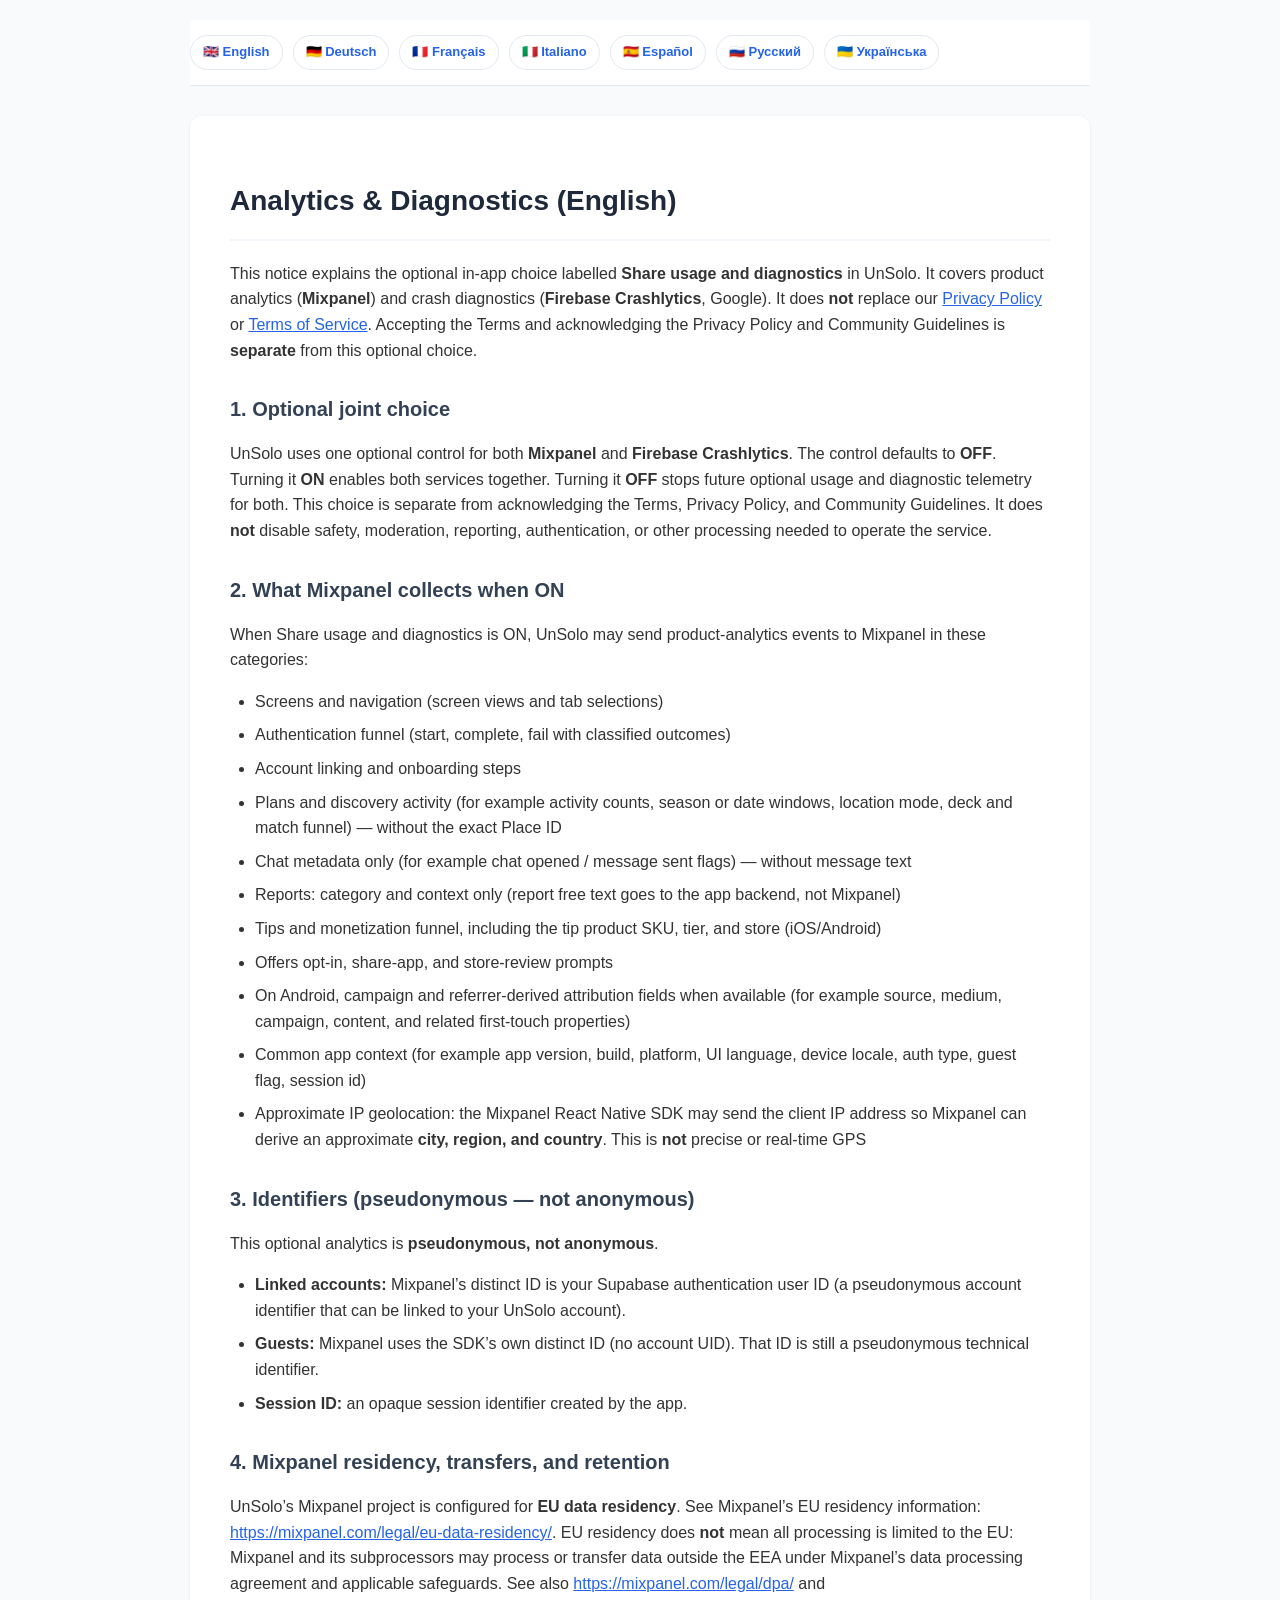
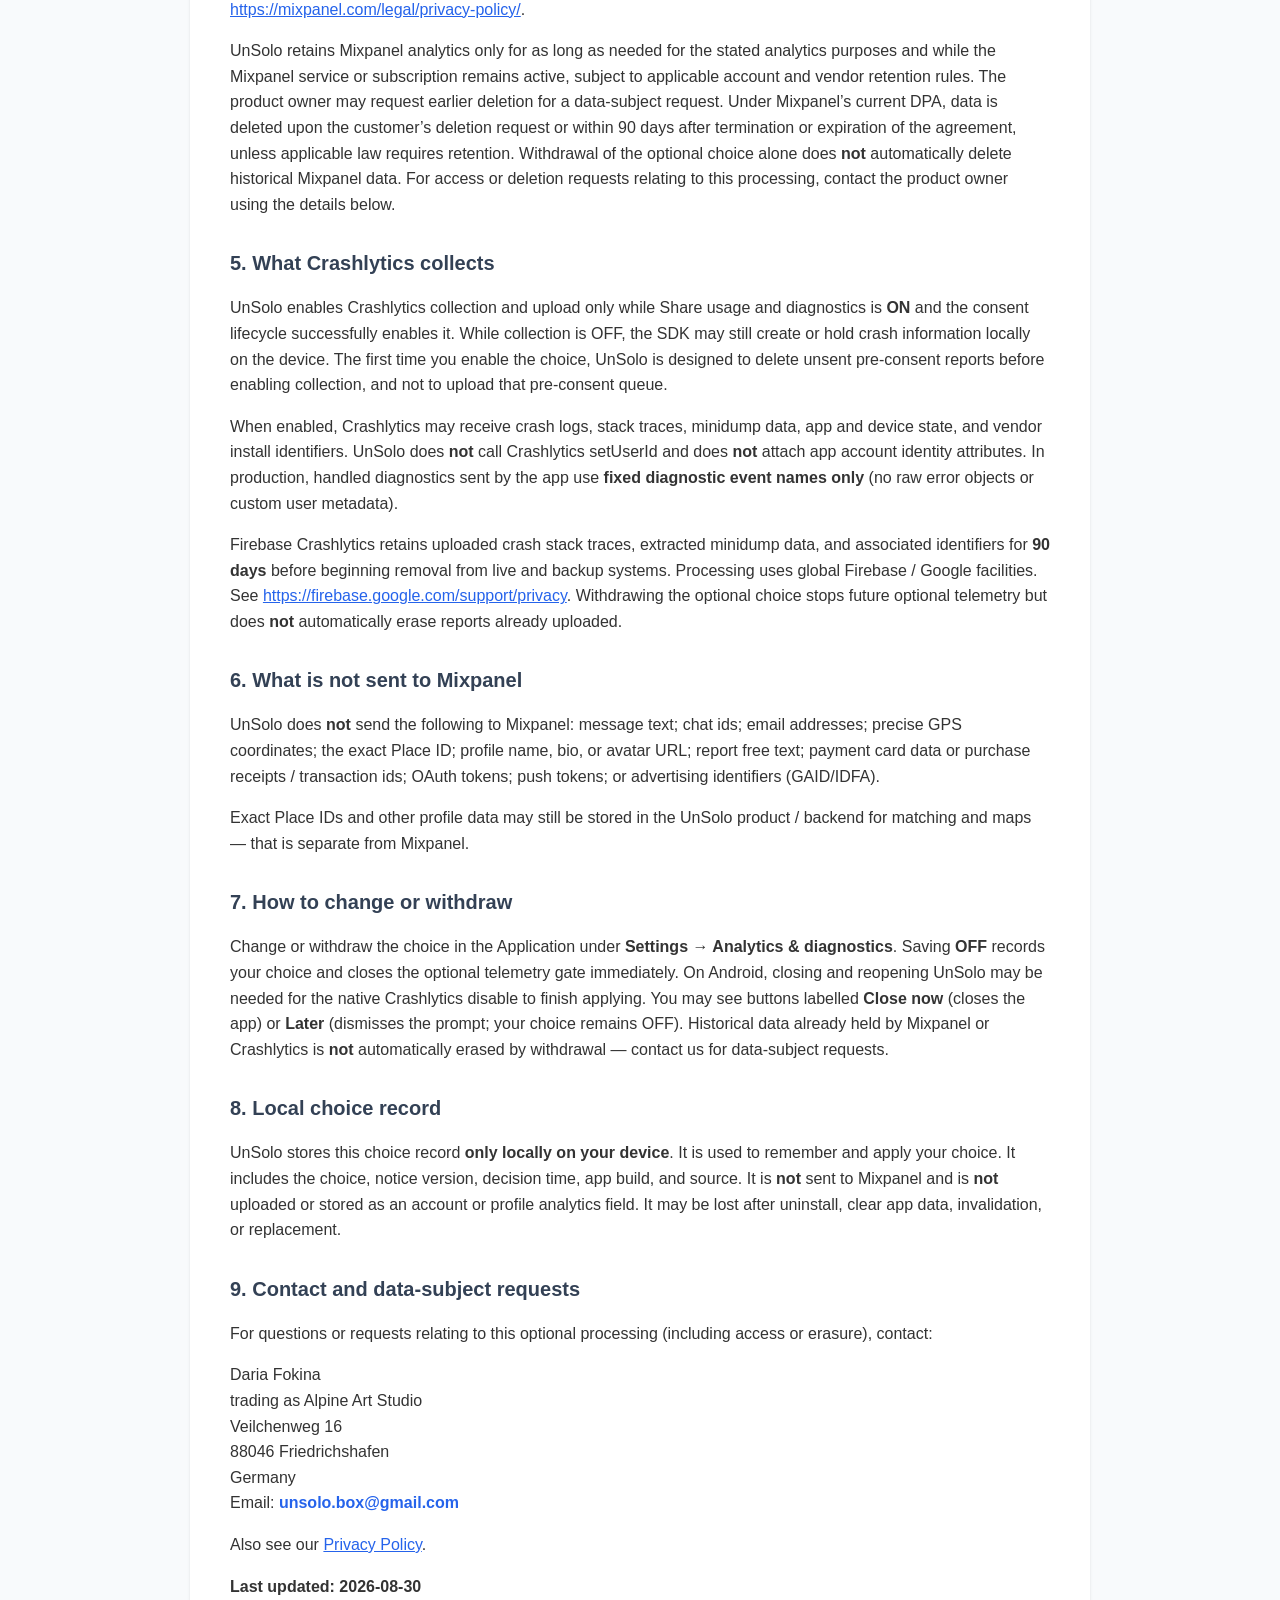
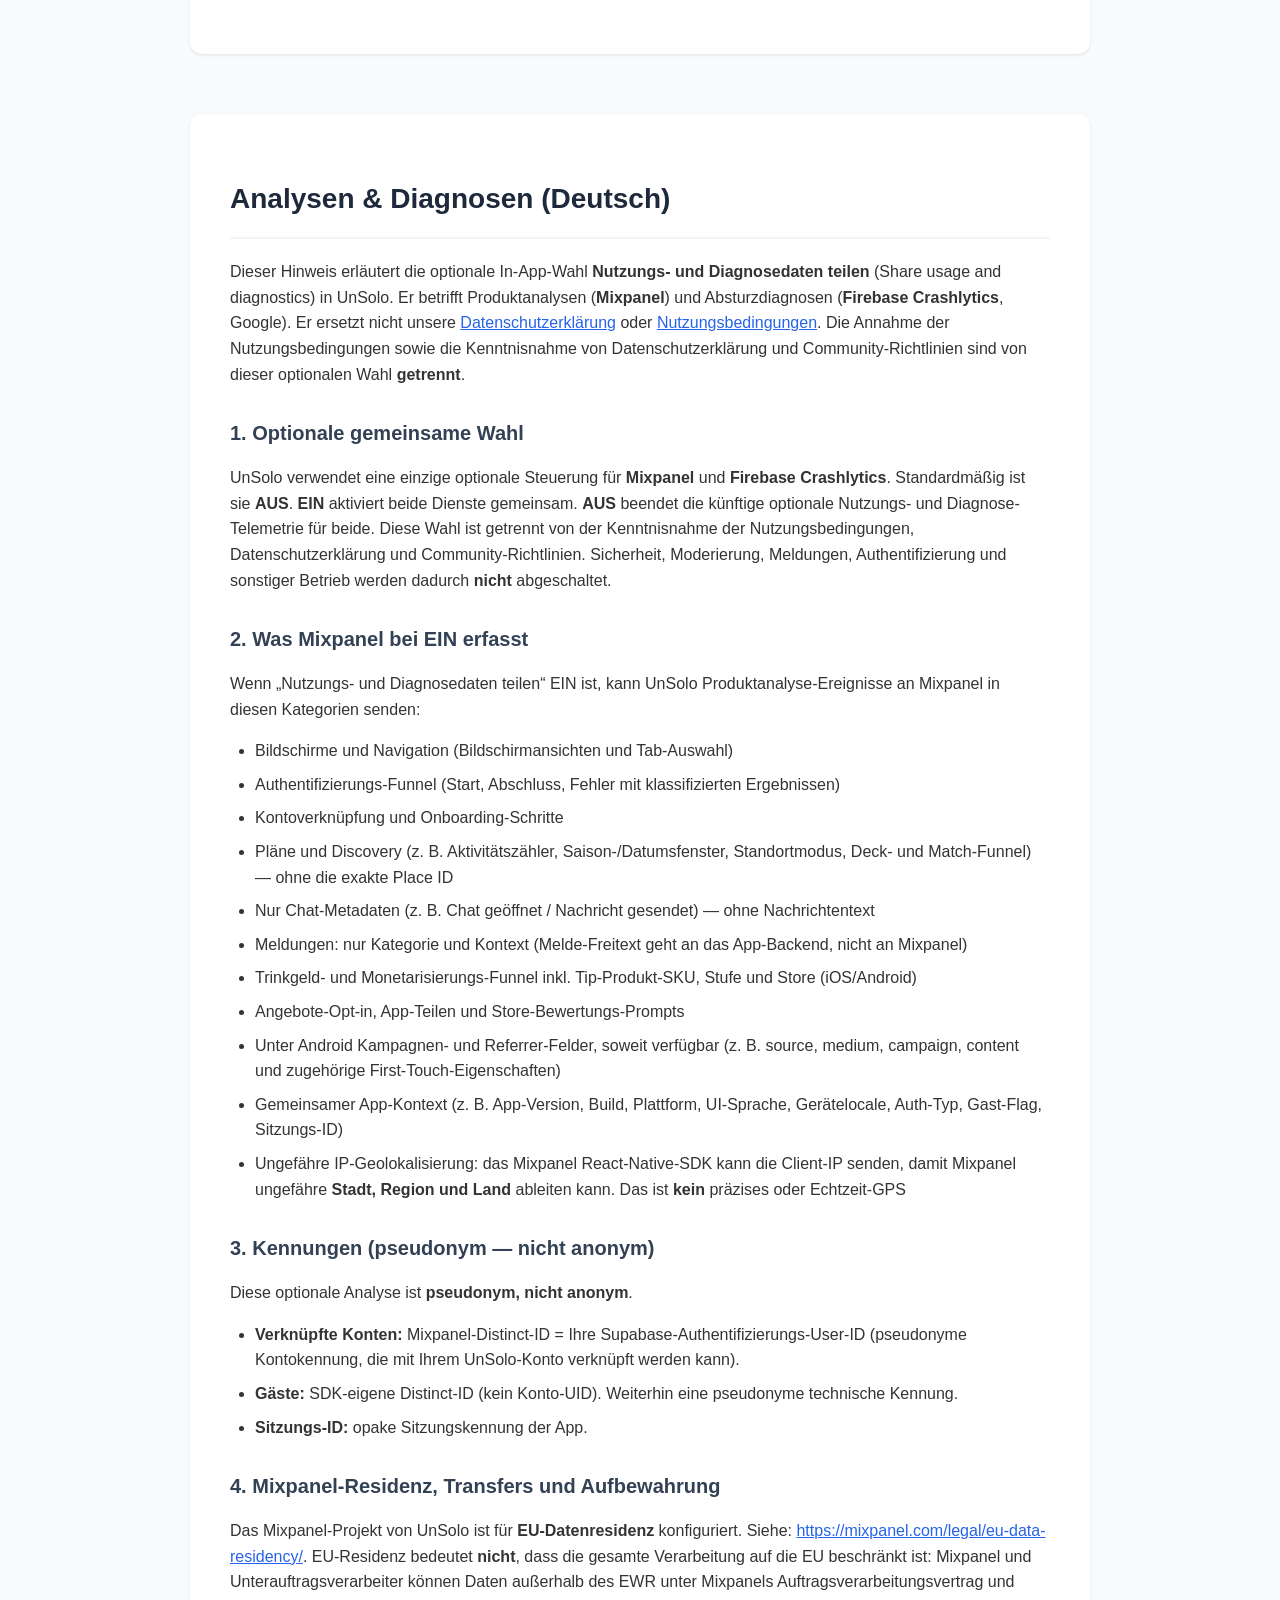
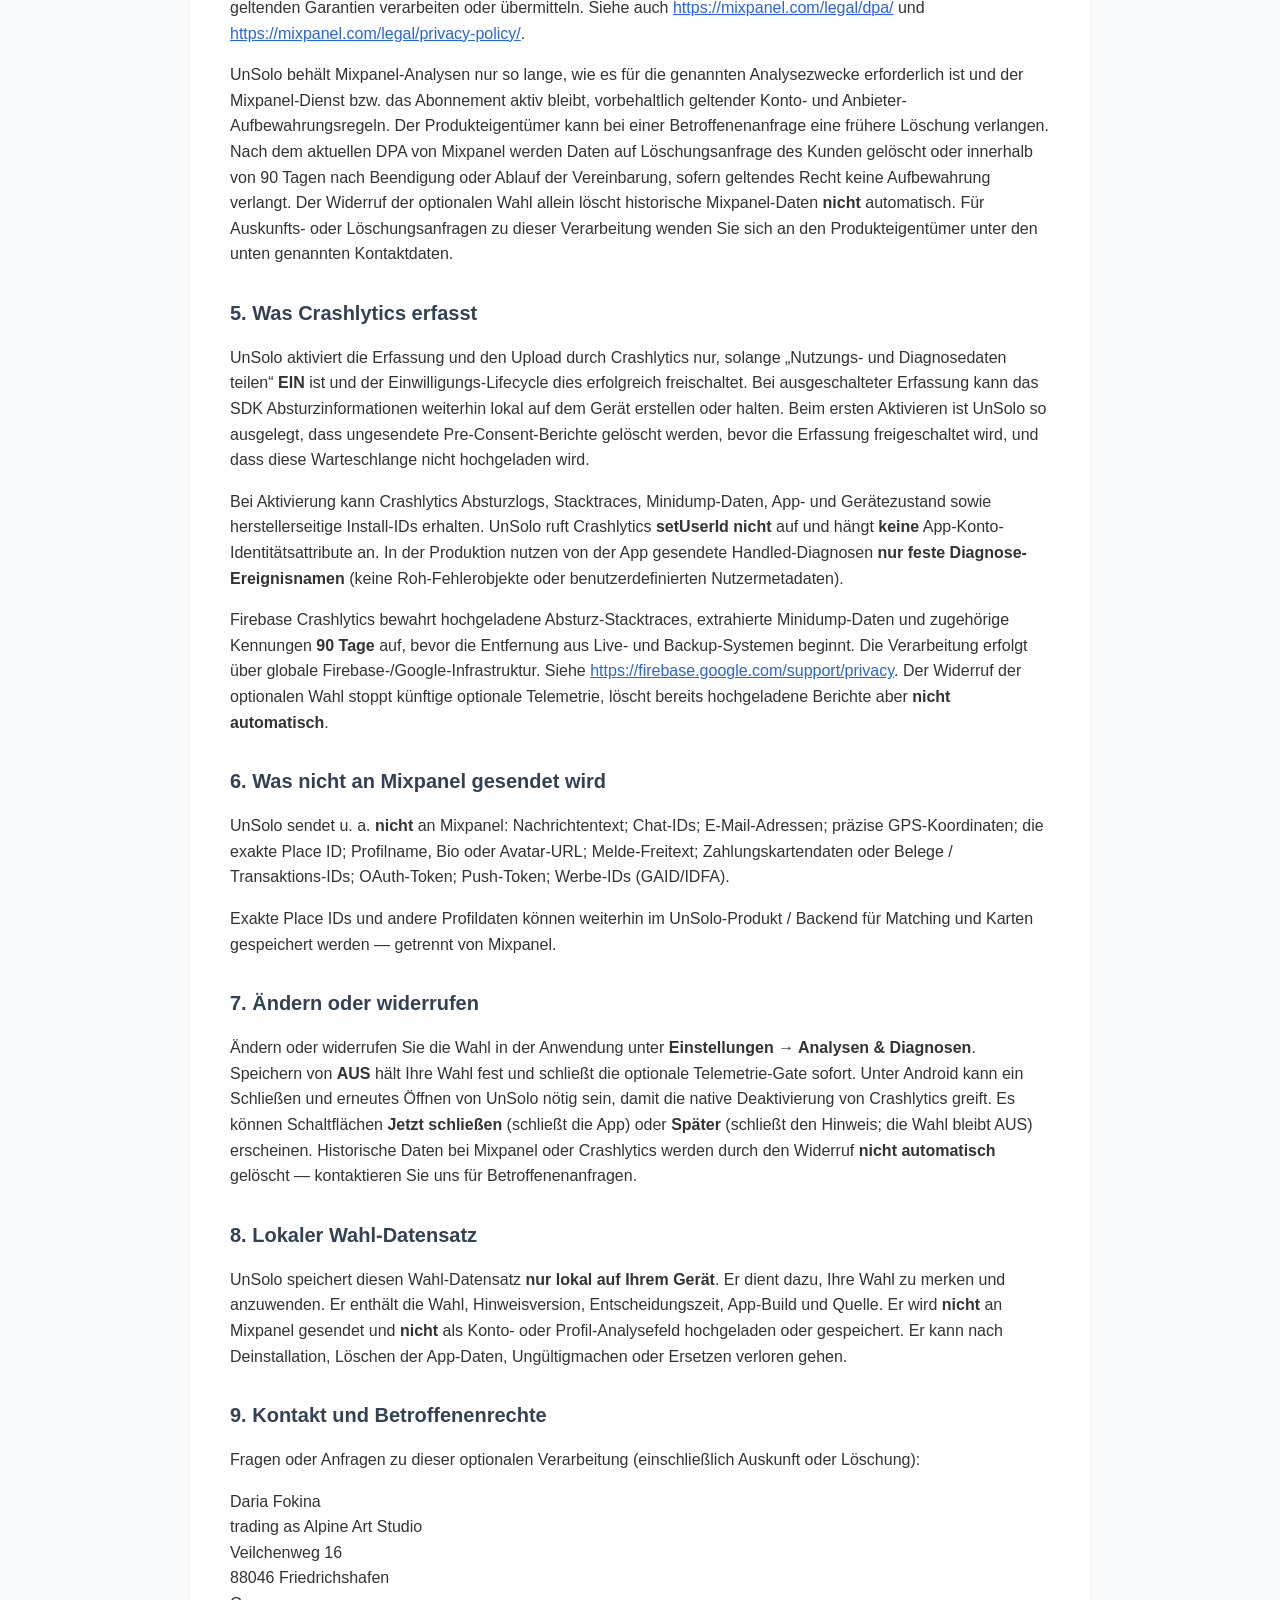
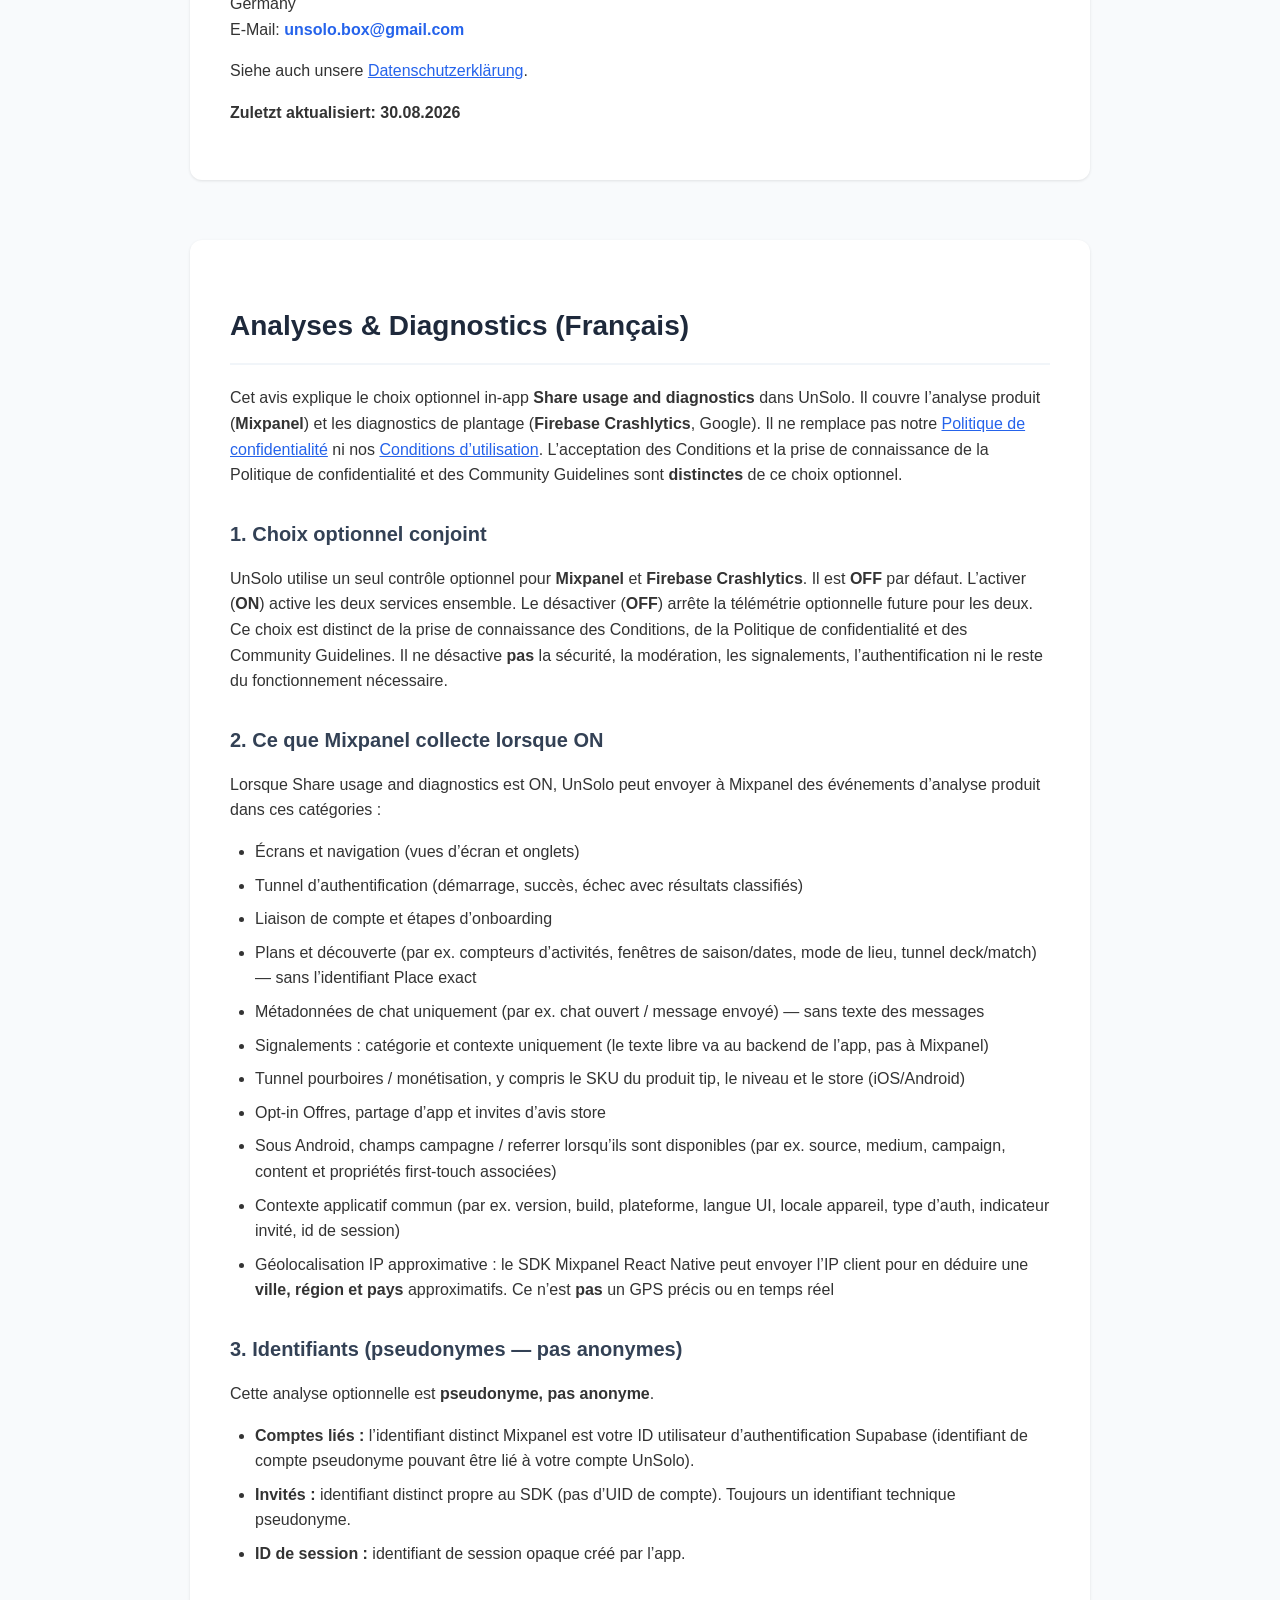
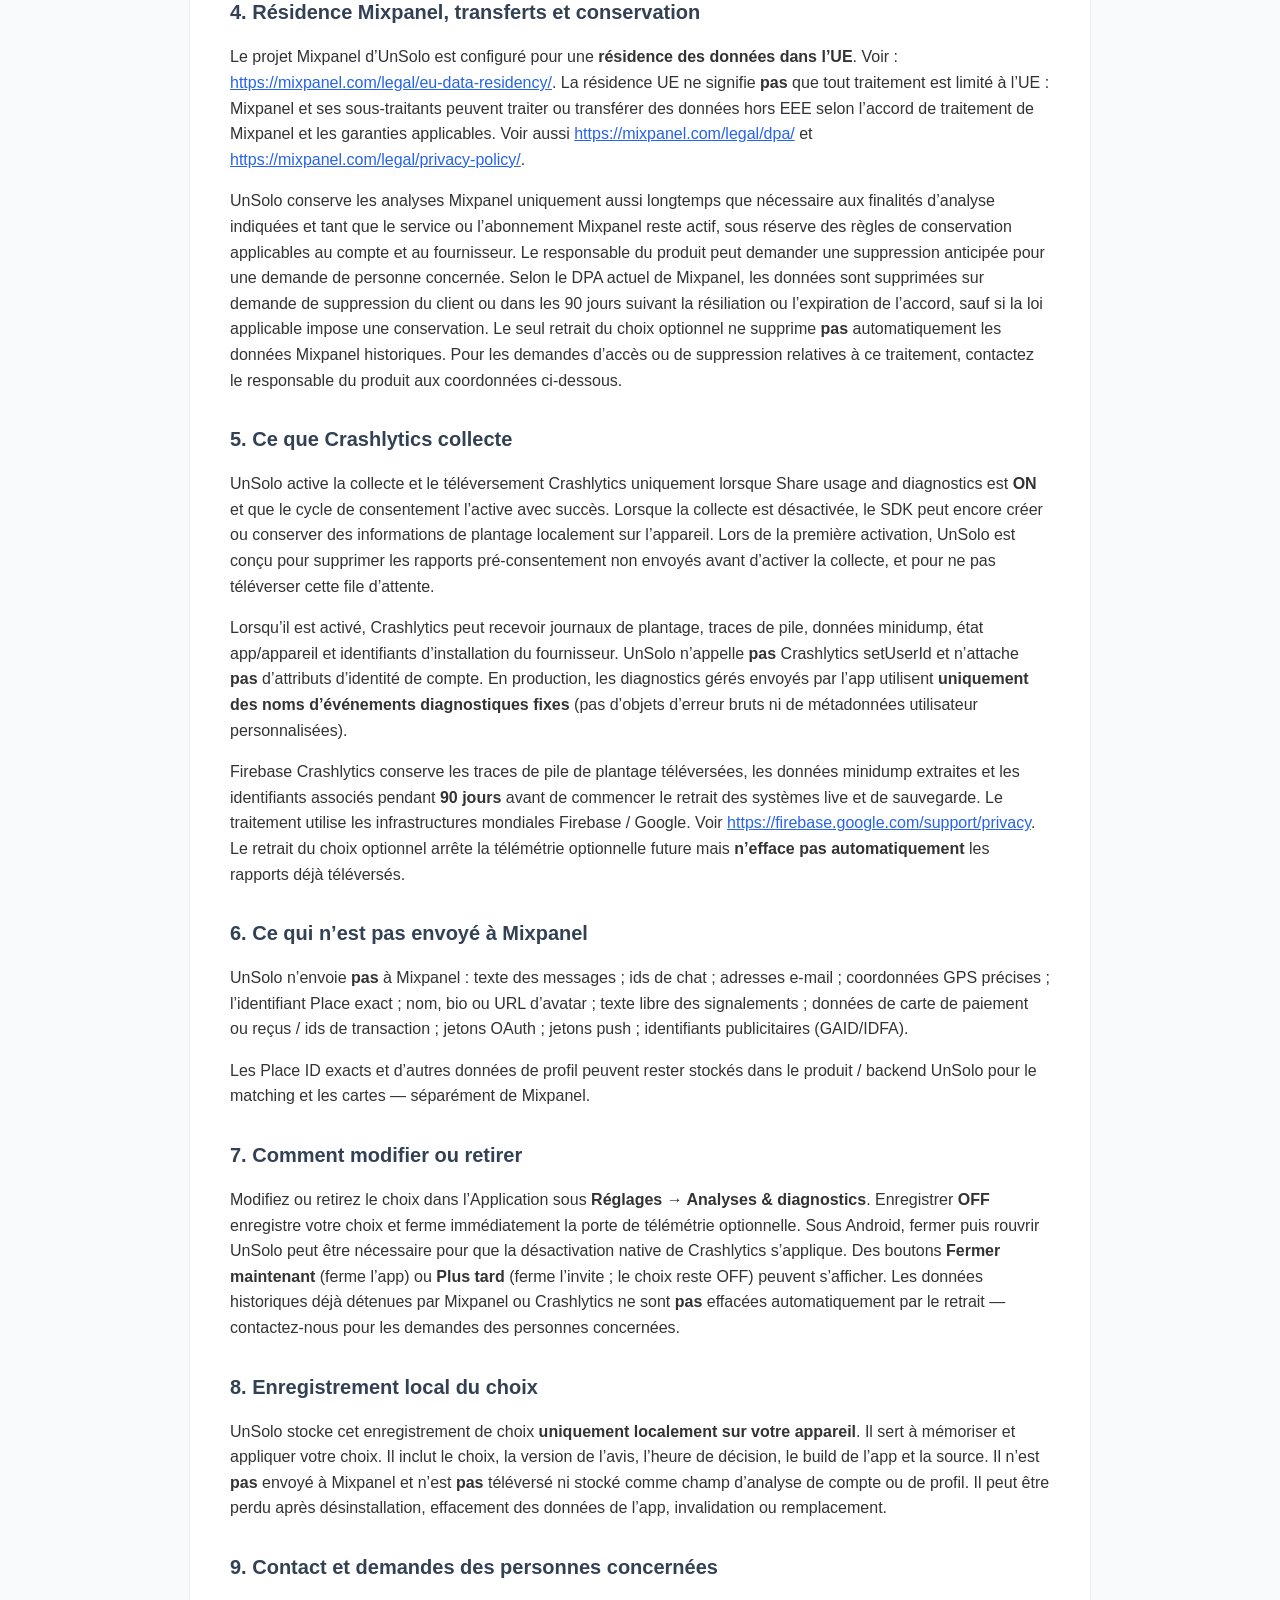
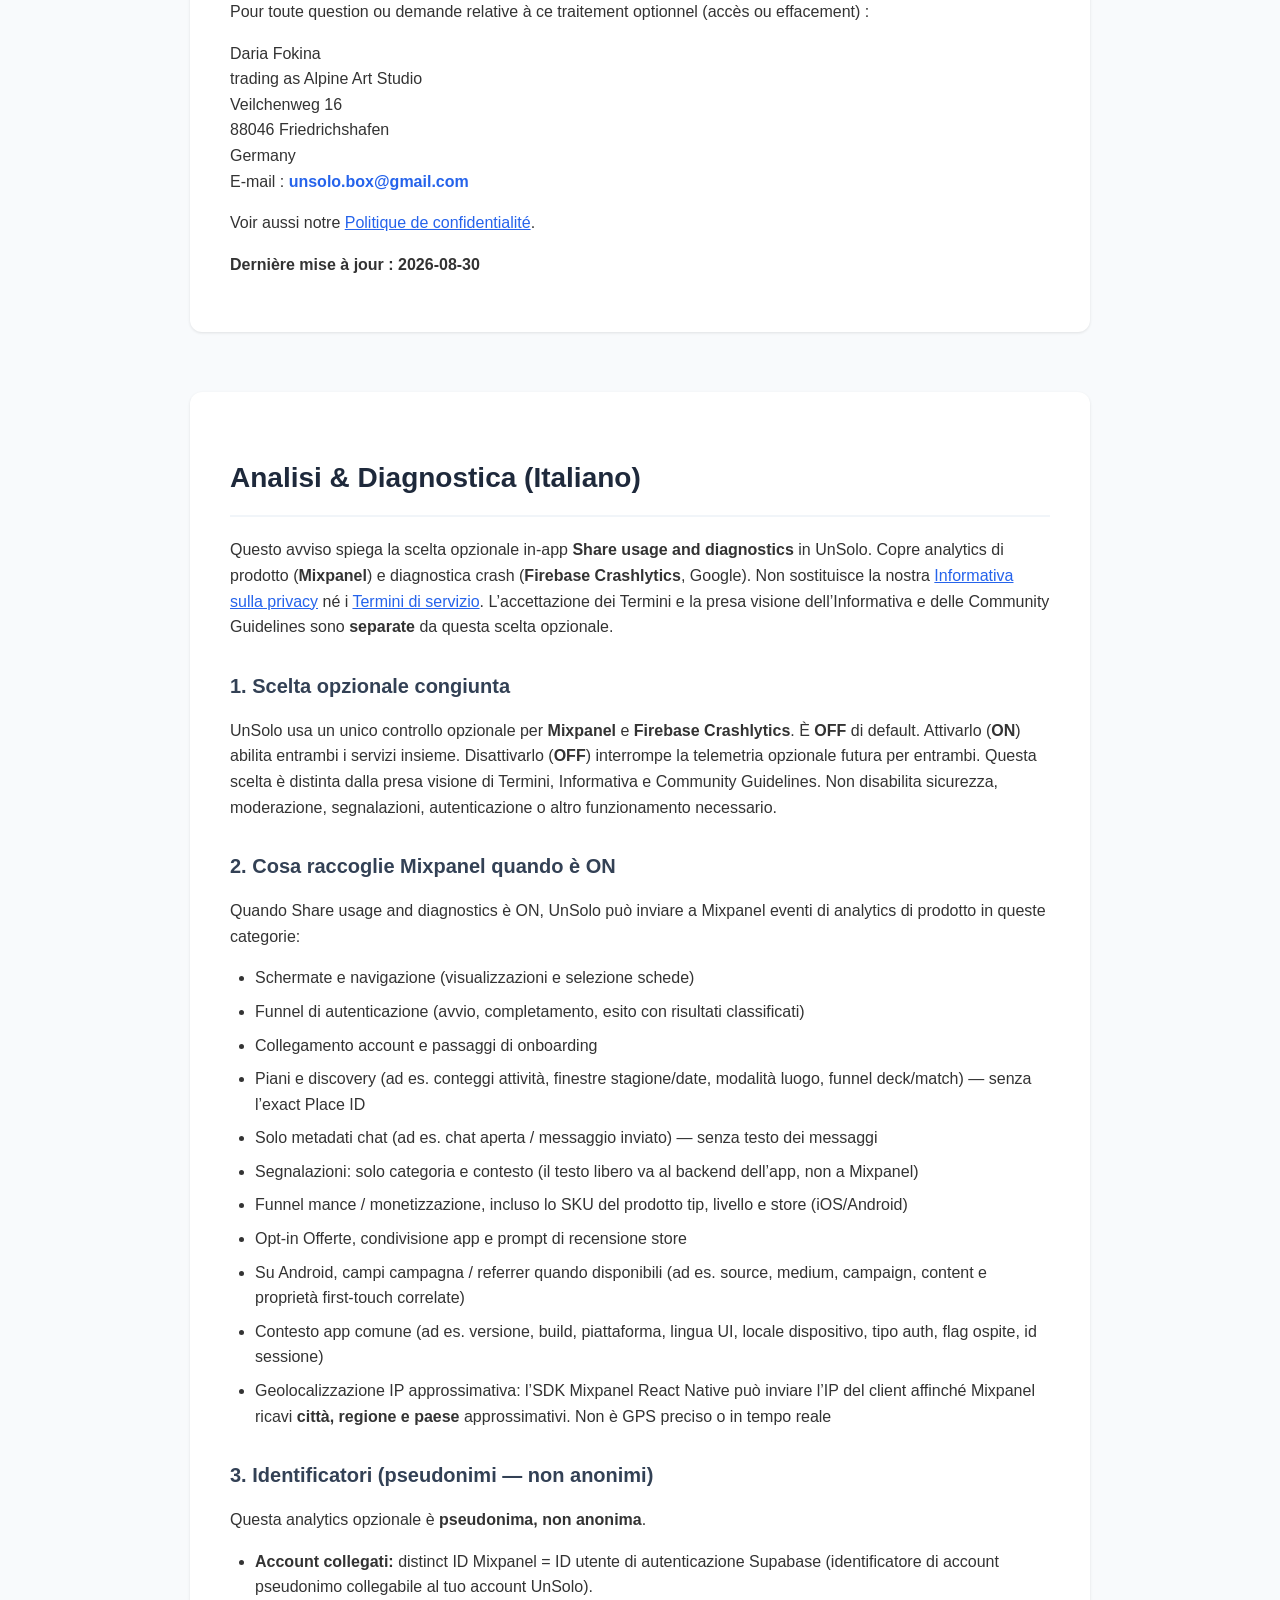
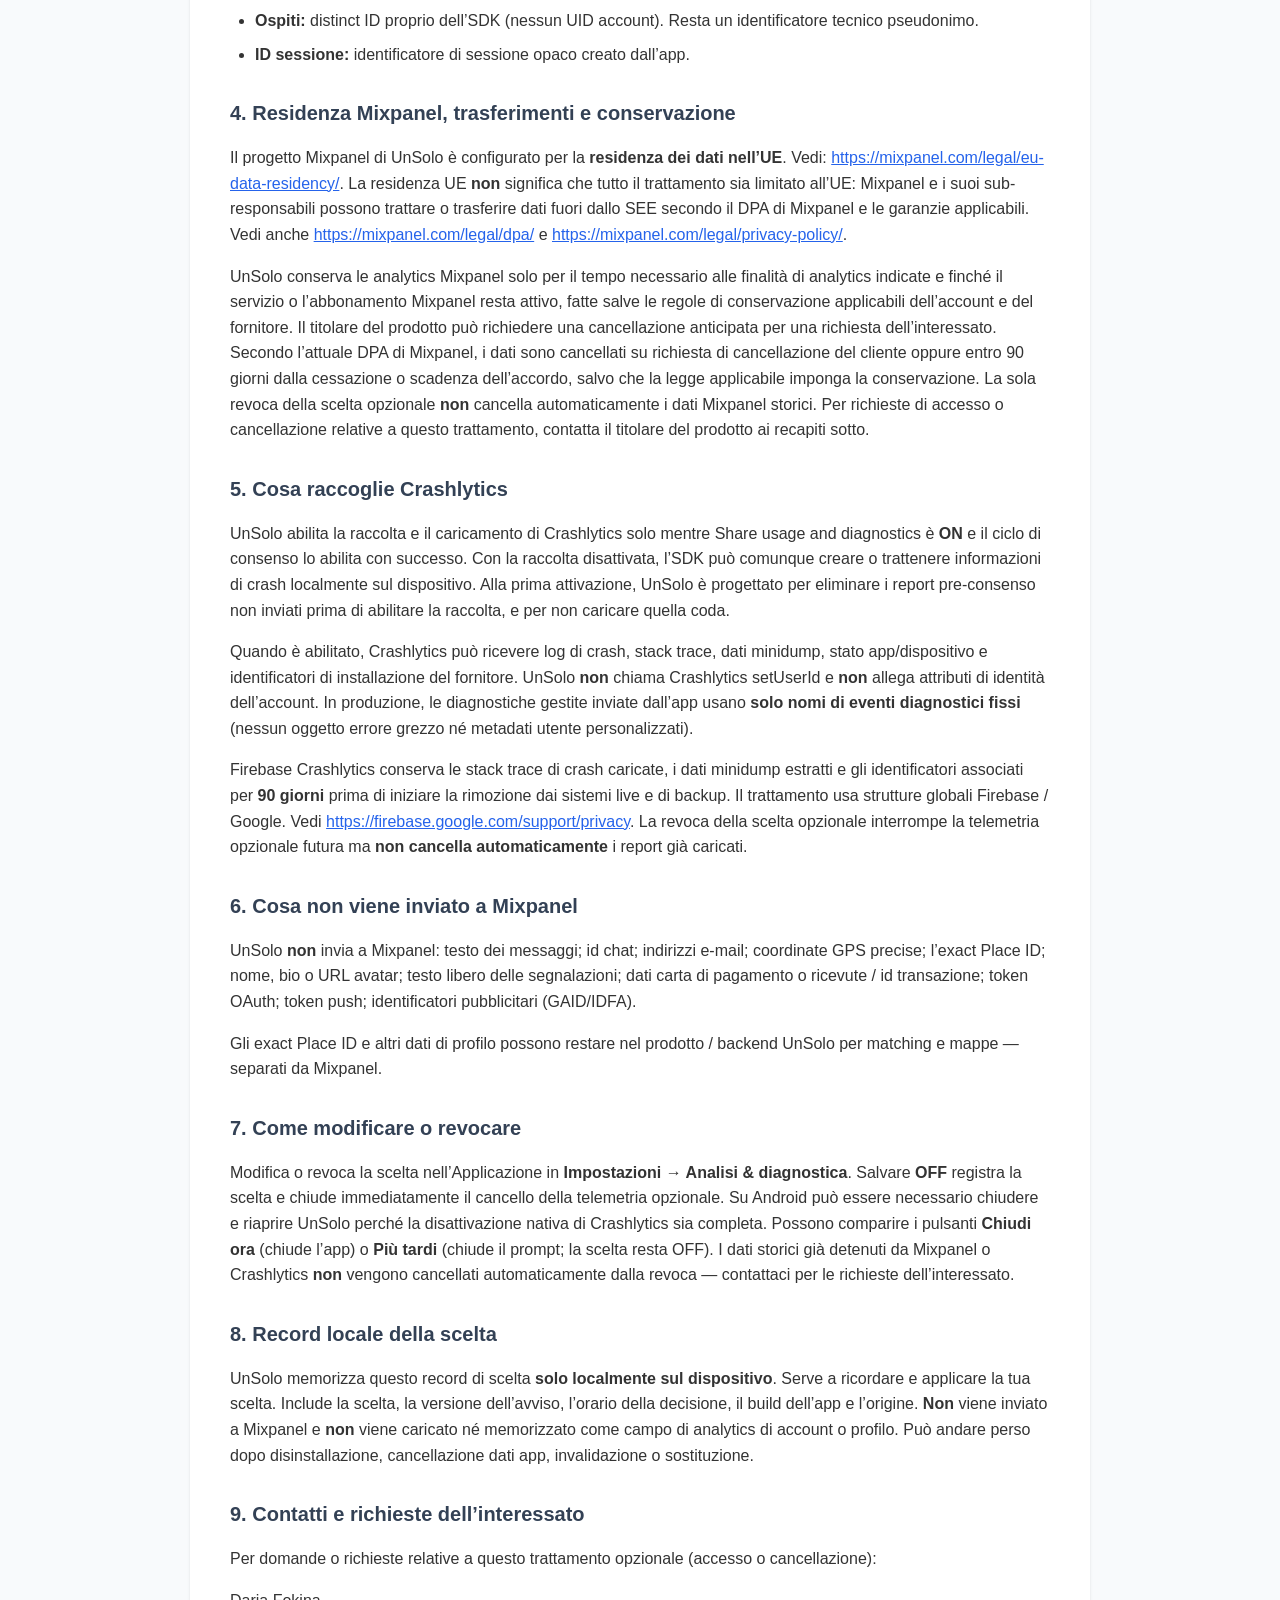
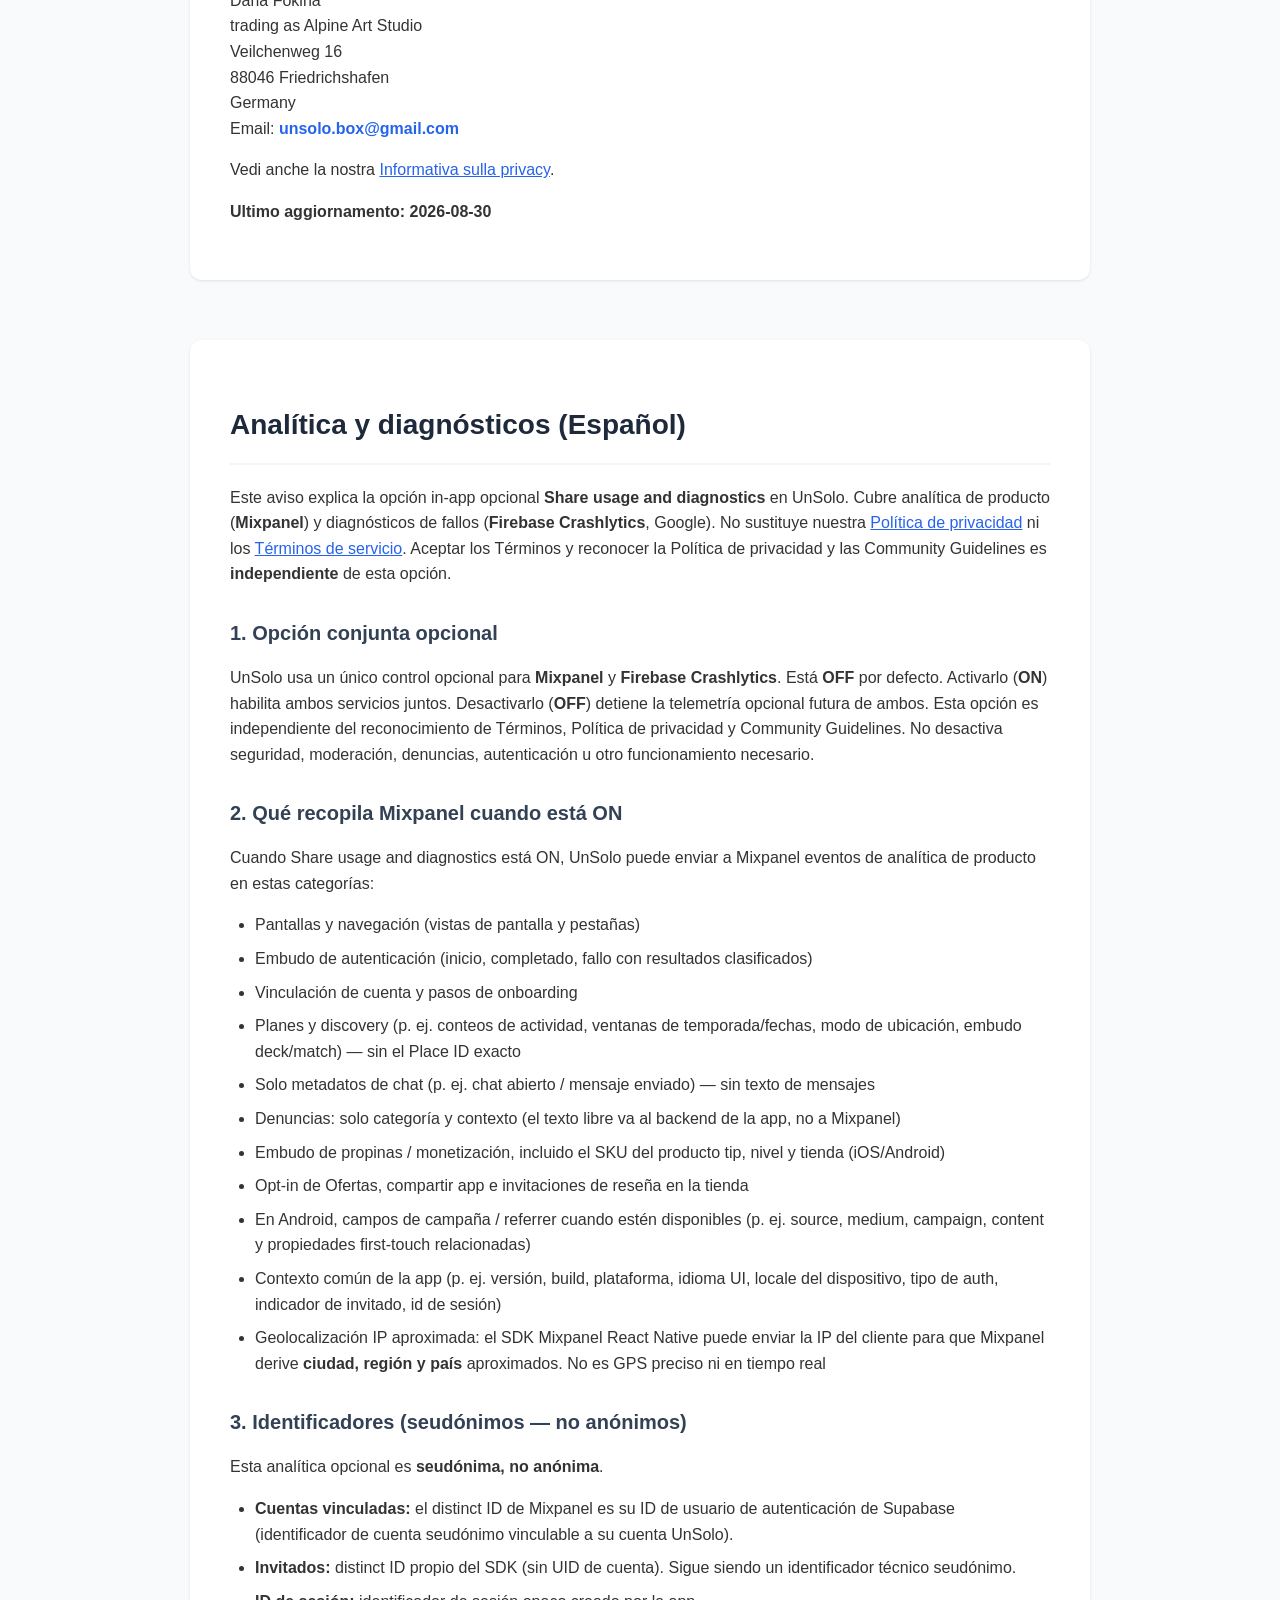
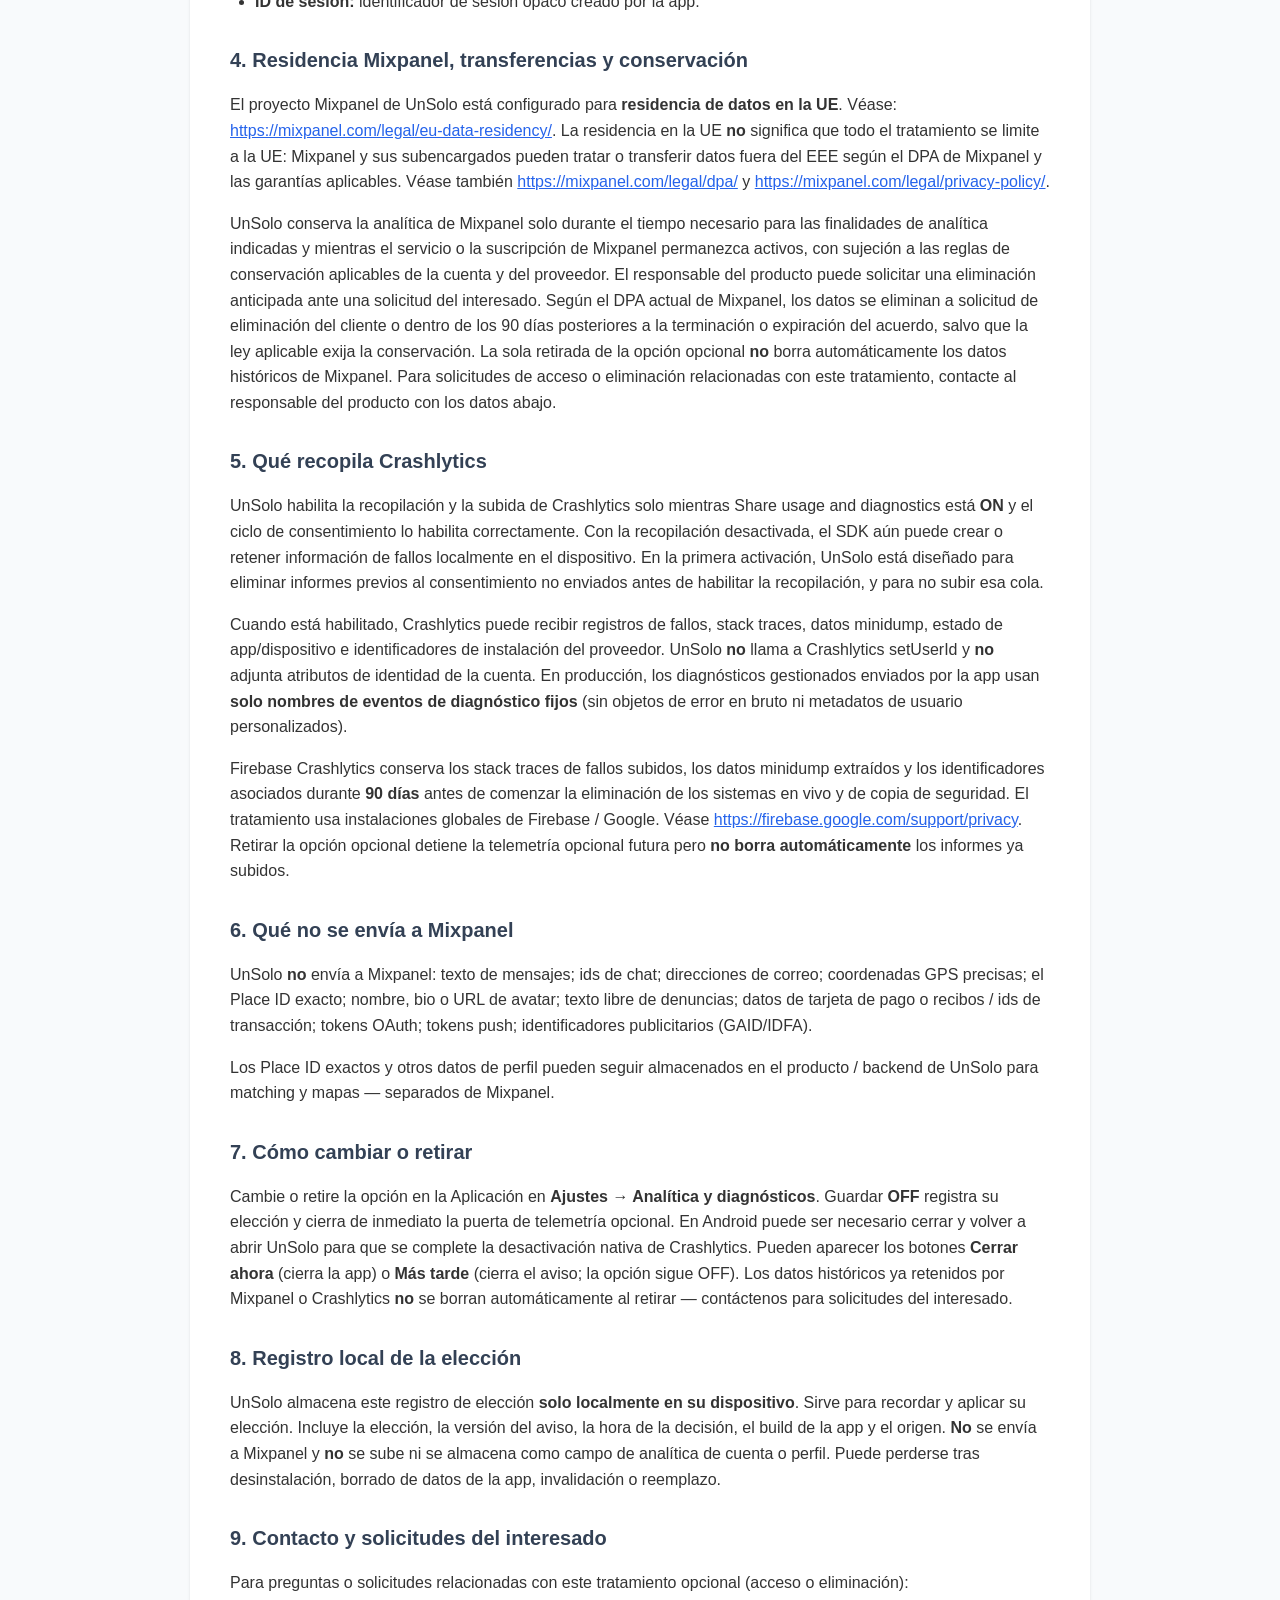
<file: docs/unsolo/legal/analytics-and-diagnostics.html>
<!DOCTYPE html>
<html lang="en">
<head>
    <meta charset="UTF-8">
    <meta name="viewport" content="width=device-width, initial-scale=1.0">
    <title>UnSolo - Analytics &amp; Diagnostics</title>
    <style>
        html { scroll-padding-top: 7.5rem; }
        body { font-family: -apple-system, sans-serif; line-height: 1.6; color: #333; max-width: 900px; margin: 0 auto; padding: 20px; scroll-behavior: smooth; background-color: #f8fafc; }
        nav { position: sticky; top: 0; background: rgba(255,255,255,0.95); padding: 15px 0; border-bottom: 1px solid #e2e8f0; margin-bottom: 30px; display: flex; flex-wrap: wrap; gap: 10px; z-index: 100; backdrop-filter: blur(5px); }
        nav a { text-decoration: none; color: #2563eb; font-weight: 600; font-size: 13px; padding: 6px 12px; border: 1px solid #e2e8f0; border-radius: 20px; transition: all 0.2s; }
        nav a:hover { background: #2563eb; color: white; border-color: #2563eb; }
        section { background: white; padding: 40px; border-radius: 12px; box-shadow: 0 1px 3px rgba(0,0,0,0.1); margin-bottom: 60px; }
        h1 { color: #1e293b; font-size: 28px; border-bottom: 2px solid #f1f5f9; padding-bottom: 15px; margin-bottom: 20px; }
        section[id] { scroll-margin-top: 7.5rem; }
        h2 { color: #334155; font-size: 20px; margin-top: 30px; margin-bottom: 15px; }
        h3 { color: #475569; font-size: 17px; margin-top: 20px; margin-bottom: 10px; }
        p { margin-bottom: 15px; }
        ul { padding-left: 25px; margin-bottom: 15px; }
        li { margin-bottom: 8px; }
        .email { color: #2563eb; font-weight: bold; }
        footer { text-align: center; color: #94a3b8; font-size: 12px; margin-bottom: 40px; }
        .bold { font-weight: bold; }
        a { color: #2563eb; }
    </style>
</head>
<body>

    <nav>
        <a href="#en">🇬🇧 English</a>
        <a href="#de">🇩🇪 Deutsch</a>
        <a href="#fr">🇫🇷 Français</a>
        <a href="#it">🇮🇹 Italiano</a>
        <a href="#es">🇪🇸 Español</a>
        <a href="#ru">🇷🇺 Русский</a>
        <a href="#uk">🇺🇦 Українська</a>
    </nav>

    <section id="en">
        <h1>Analytics &amp; Diagnostics (English)</h1>
        <p>This notice explains the optional in-app choice labelled <span class="bold">Share usage and diagnostics</span> in UnSolo. It covers product analytics (<span class="bold">Mixpanel</span>) and crash diagnostics (<span class="bold">Firebase Crashlytics</span>, Google). It does <span class="bold">not</span> replace our <a href="privacy.html">Privacy Policy</a> or <a href="terms.html">Terms of Service</a>. Accepting the Terms and acknowledging the Privacy Policy and Community Guidelines is <span class="bold">separate</span> from this optional choice.</p>

        <h2>1. Optional joint choice</h2>
        <p>UnSolo uses one optional control for both <span class="bold">Mixpanel</span> and <span class="bold">Firebase Crashlytics</span>. The control defaults to <span class="bold">OFF</span>. Turning it <span class="bold">ON</span> enables both services together. Turning it <span class="bold">OFF</span> stops future optional usage and diagnostic telemetry for both. This choice is separate from acknowledging the Terms, Privacy Policy, and Community Guidelines. It does <span class="bold">not</span> disable safety, moderation, reporting, authentication, or other processing needed to operate the service.</p>

        <h2>2. What Mixpanel collects when ON</h2>
        <p>When Share usage and diagnostics is ON, UnSolo may send product-analytics events to Mixpanel in these categories:</p>
        <ul>
            <li>Screens and navigation (screen views and tab selections)</li>
            <li>Authentication funnel (start, complete, fail with classified outcomes)</li>
            <li>Account linking and onboarding steps</li>
            <li>Plans and discovery activity (for example activity counts, season or date windows, location mode, deck and match funnel) — without the exact Place ID</li>
            <li>Chat metadata only (for example chat opened / message sent flags) — without message text</li>
            <li>Reports: category and context only (report free text goes to the app backend, not Mixpanel)</li>
            <li>Tips and monetization funnel, including the tip product SKU, tier, and store (iOS/Android)</li>
            <li>Offers opt-in, share-app, and store-review prompts</li>
            <li>On Android, campaign and referrer-derived attribution fields when available (for example source, medium, campaign, content, and related first-touch properties)</li>
            <li>Common app context (for example app version, build, platform, UI language, device locale, auth type, guest flag, session id)</li>
            <li>Approximate IP geolocation: the Mixpanel React Native SDK may send the client IP address so Mixpanel can derive an approximate <span class="bold">city, region, and country</span>. This is <span class="bold">not</span> precise or real-time GPS</li>
        </ul>

        <h2>3. Identifiers (pseudonymous — not anonymous)</h2>
        <p>This optional analytics is <span class="bold">pseudonymous, not anonymous</span>.</p>
        <ul>
            <li><span class="bold">Linked accounts:</span> Mixpanel’s distinct ID is your Supabase authentication user ID (a pseudonymous account identifier that can be linked to your UnSolo account).</li>
            <li><span class="bold">Guests:</span> Mixpanel uses the SDK’s own distinct ID (no account UID). That ID is still a pseudonymous technical identifier.</li>
            <li><span class="bold">Session ID:</span> an opaque session identifier created by the app.</li>
        </ul>

        <h2>4. Mixpanel residency, transfers, and retention</h2>
        <p>UnSolo’s Mixpanel project is configured for <span class="bold">EU data residency</span>. See Mixpanel’s EU residency information: <a href="https://mixpanel.com/legal/eu-data-residency/">https://mixpanel.com/legal/eu-data-residency/</a>. EU residency does <span class="bold">not</span> mean all processing is limited to the EU: Mixpanel and its subprocessors may process or transfer data outside the EEA under Mixpanel’s data processing agreement and applicable safeguards. See also <a href="https://mixpanel.com/legal/dpa/">https://mixpanel.com/legal/dpa/</a> and <a href="https://mixpanel.com/legal/privacy-policy/">https://mixpanel.com/legal/privacy-policy/</a>.</p>
        <p>UnSolo retains Mixpanel analytics only for as long as needed for the stated analytics purposes and while the Mixpanel service or subscription remains active, subject to applicable account and vendor retention rules. The product owner may request earlier deletion for a data-subject request. Under Mixpanel’s current DPA, data is deleted upon the customer’s deletion request or within 90 days after termination or expiration of the agreement, unless applicable law requires retention. Withdrawal of the optional choice alone does <span class="bold">not</span> automatically delete historical Mixpanel data. For access or deletion requests relating to this processing, contact the product owner using the details below.</p>

        <h2>5. What Crashlytics collects</h2>
        <p>UnSolo enables Crashlytics collection and upload only while Share usage and diagnostics is <span class="bold">ON</span> and the consent lifecycle successfully enables it. While collection is OFF, the SDK may still create or hold crash information locally on the device. The first time you enable the choice, UnSolo is designed to delete unsent pre-consent reports before enabling collection, and not to upload that pre-consent queue.</p>
        <p>When enabled, Crashlytics may receive crash logs, stack traces, minidump data, app and device state, and vendor install identifiers. UnSolo does <span class="bold">not</span> call Crashlytics setUserId and does <span class="bold">not</span> attach app account identity attributes. In production, handled diagnostics sent by the app use <span class="bold">fixed diagnostic event names only</span> (no raw error objects or custom user metadata).</p>
        <p>Firebase Crashlytics retains uploaded crash stack traces, extracted minidump data, and associated identifiers for <span class="bold">90 days</span> before beginning removal from live and backup systems. Processing uses global Firebase / Google facilities. See <a href="https://firebase.google.com/support/privacy">https://firebase.google.com/support/privacy</a>. Withdrawing the optional choice stops future optional telemetry but does <span class="bold">not</span> automatically erase reports already uploaded.</p>

        <h2>6. What is not sent to Mixpanel</h2>
        <p>UnSolo does <span class="bold">not</span> send the following to Mixpanel: message text; chat ids; email addresses; precise GPS coordinates; the exact Place ID; profile name, bio, or avatar URL; report free text; payment card data or purchase receipts / transaction ids; OAuth tokens; push tokens; or advertising identifiers (GAID/IDFA).</p>
        <p>Exact Place IDs and other profile data may still be stored in the UnSolo product / backend for matching and maps — that is separate from Mixpanel.</p>

        <h2>7. How to change or withdraw</h2>
        <p>Change or withdraw the choice in the Application under <span class="bold">Settings → Analytics &amp; diagnostics</span>. Saving <span class="bold">OFF</span> records your choice and closes the optional telemetry gate immediately. On Android, closing and reopening UnSolo may be needed for the native Crashlytics disable to finish applying. You may see buttons labelled <span class="bold">Close now</span> (closes the app) or <span class="bold">Later</span> (dismisses the prompt; your choice remains OFF). Historical data already held by Mixpanel or Crashlytics is <span class="bold">not</span> automatically erased by withdrawal — contact us for data-subject requests.</p>

        <h2>8. Local choice record</h2>
        <p>UnSolo stores this choice record <span class="bold">only locally on your device</span>. It is used to remember and apply your choice. It includes the choice, notice version, decision time, app build, and source. It is <span class="bold">not</span> sent to Mixpanel and is <span class="bold">not</span> uploaded or stored as an account or profile analytics field. It may be lost after uninstall, clear app data, invalidation, or replacement.</p>

        <h2>9. Contact and data-subject requests</h2>
        <p>For questions or requests relating to this optional processing (including access or erasure), contact:</p>
        <p>Daria Fokina<br>
        trading as Alpine Art Studio<br>
        Veilchenweg 16<br>
        88046 Friedrichshafen<br>
        Germany<br>
        Email: <span class="email">unsolo.box@gmail.com</span></p>
        <p>Also see our <a href="privacy.html">Privacy Policy</a>.</p>
        <p><span class="bold">Last updated: 2026-08-30</span></p>
    </section>

    <section id="de">
        <h1>Analysen &amp; Diagnosen (Deutsch)</h1>
        <p>Dieser Hinweis erläutert die optionale In-App-Wahl <span class="bold">Nutzungs- und Diagnosedaten teilen</span> (Share usage and diagnostics) in UnSolo. Er betrifft Produktanalysen (<span class="bold">Mixpanel</span>) und Absturzdiagnosen (<span class="bold">Firebase Crashlytics</span>, Google). Er ersetzt nicht unsere <a href="privacy.html">Datenschutzerklärung</a> oder <a href="terms.html">Nutzungsbedingungen</a>. Die Annahme der Nutzungsbedingungen sowie die Kenntnisnahme von Datenschutzerklärung und Community-Richtlinien sind von dieser optionalen Wahl <span class="bold">getrennt</span>.</p>

        <h2>1. Optionale gemeinsame Wahl</h2>
        <p>UnSolo verwendet eine einzige optionale Steuerung für <span class="bold">Mixpanel</span> und <span class="bold">Firebase Crashlytics</span>. Standardmäßig ist sie <span class="bold">AUS</span>. <span class="bold">EIN</span> aktiviert beide Dienste gemeinsam. <span class="bold">AUS</span> beendet die künftige optionale Nutzungs- und Diagnose-Telemetrie für beide. Diese Wahl ist getrennt von der Kenntnisnahme der Nutzungsbedingungen, Datenschutzerklärung und Community-Richtlinien. Sicherheit, Moderierung, Meldungen, Authentifizierung und sonstiger Betrieb werden dadurch <span class="bold">nicht</span> abgeschaltet.</p>

        <h2>2. Was Mixpanel bei EIN erfasst</h2>
        <p>Wenn „Nutzungs- und Diagnosedaten teilen“ EIN ist, kann UnSolo Produktanalyse-Ereignisse an Mixpanel in diesen Kategorien senden:</p>
        <ul>
            <li>Bildschirme und Navigation (Bildschirmansichten und Tab-Auswahl)</li>
            <li>Authentifizierungs-Funnel (Start, Abschluss, Fehler mit klassifizierten Ergebnissen)</li>
            <li>Kontoverknüpfung und Onboarding-Schritte</li>
            <li>Pläne und Discovery (z. B. Aktivitätszähler, Saison-/Datumsfenster, Standortmodus, Deck- und Match-Funnel) — ohne die exakte Place ID</li>
            <li>Nur Chat-Metadaten (z. B. Chat geöffnet / Nachricht gesendet) — ohne Nachrichtentext</li>
            <li>Meldungen: nur Kategorie und Kontext (Melde-Freitext geht an das App-Backend, nicht an Mixpanel)</li>
            <li>Trinkgeld- und Monetarisierungs-Funnel inkl. Tip-Produkt-SKU, Stufe und Store (iOS/Android)</li>
            <li>Angebote-Opt-in, App-Teilen und Store-Bewertungs-Prompts</li>
            <li>Unter Android Kampagnen- und Referrer-Felder, soweit verfügbar (z. B. source, medium, campaign, content und zugehörige First-Touch-Eigenschaften)</li>
            <li>Gemeinsamer App-Kontext (z. B. App-Version, Build, Plattform, UI-Sprache, Gerätelocale, Auth-Typ, Gast-Flag, Sitzungs-ID)</li>
            <li>Ungefähre IP-Geolokalisierung: das Mixpanel React-Native-SDK kann die Client-IP senden, damit Mixpanel ungefähre <span class="bold">Stadt, Region und Land</span> ableiten kann. Das ist <span class="bold">kein</span> präzises oder Echtzeit-GPS</li>
        </ul>

        <h2>3. Kennungen (pseudonym — nicht anonym)</h2>
        <p>Diese optionale Analyse ist <span class="bold">pseudonym, nicht anonym</span>.</p>
        <ul>
            <li><span class="bold">Verknüpfte Konten:</span> Mixpanel-Distinct-ID = Ihre Supabase-Authentifizierungs-User-ID (pseudonyme Kontokennung, die mit Ihrem UnSolo-Konto verknüpft werden kann).</li>
            <li><span class="bold">Gäste:</span> SDK-eigene Distinct-ID (kein Konto-UID). Weiterhin eine pseudonyme technische Kennung.</li>
            <li><span class="bold">Sitzungs-ID:</span> opake Sitzungskennung der App.</li>
        </ul>

        <h2>4. Mixpanel-Residenz, Transfers und Aufbewahrung</h2>
        <p>Das Mixpanel-Projekt von UnSolo ist für <span class="bold">EU-Datenresidenz</span> konfiguriert. Siehe: <a href="https://mixpanel.com/legal/eu-data-residency/">https://mixpanel.com/legal/eu-data-residency/</a>. EU-Residenz bedeutet <span class="bold">nicht</span>, dass die gesamte Verarbeitung auf die EU beschränkt ist: Mixpanel und Unterauftragsverarbeiter können Daten außerhalb des EWR unter Mixpanels Auftragsverarbeitungsvertrag und geltenden Garantien verarbeiten oder übermitteln. Siehe auch <a href="https://mixpanel.com/legal/dpa/">https://mixpanel.com/legal/dpa/</a> und <a href="https://mixpanel.com/legal/privacy-policy/">https://mixpanel.com/legal/privacy-policy/</a>.</p>
        <p>UnSolo behält Mixpanel-Analysen nur so lange, wie es für die genannten Analysezwecke erforderlich ist und der Mixpanel-Dienst bzw. das Abonnement aktiv bleibt, vorbehaltlich geltender Konto- und Anbieter-Aufbewahrungsregeln. Der Produkteigentümer kann bei einer Betroffenenanfrage eine frühere Löschung verlangen. Nach dem aktuellen DPA von Mixpanel werden Daten auf Löschungsanfrage des Kunden gelöscht oder innerhalb von 90 Tagen nach Beendigung oder Ablauf der Vereinbarung, sofern geltendes Recht keine Aufbewahrung verlangt. Der Widerruf der optionalen Wahl allein löscht historische Mixpanel-Daten <span class="bold">nicht</span> automatisch. Für Auskunfts- oder Löschungsanfragen zu dieser Verarbeitung wenden Sie sich an den Produkteigentümer unter den unten genannten Kontaktdaten.</p>

        <h2>5. Was Crashlytics erfasst</h2>
        <p>UnSolo aktiviert die Erfassung und den Upload durch Crashlytics nur, solange „Nutzungs- und Diagnosedaten teilen“ <span class="bold">EIN</span> ist und der Einwilligungs-Lifecycle dies erfolgreich freischaltet. Bei ausgeschalteter Erfassung kann das SDK Absturzinformationen weiterhin lokal auf dem Gerät erstellen oder halten. Beim ersten Aktivieren ist UnSolo so ausgelegt, dass ungesendete Pre-Consent-Berichte gelöscht werden, bevor die Erfassung freigeschaltet wird, und dass diese Warteschlange nicht hochgeladen wird.</p>
        <p>Bei Aktivierung kann Crashlytics Absturzlogs, Stacktraces, Minidump-Daten, App- und Gerätezustand sowie herstellerseitige Install-IDs erhalten. UnSolo ruft Crashlytics <span class="bold">setUserId</span> <span class="bold">nicht</span> auf und hängt <span class="bold">keine</span> App-Konto-Identitätsattribute an. In der Produktion nutzen von der App gesendete Handled-Diagnosen <span class="bold">nur feste Diagnose-Ereignisnamen</span> (keine Roh-Fehlerobjekte oder benutzerdefinierten Nutzermetadaten).</p>
        <p>Firebase Crashlytics bewahrt hochgeladene Absturz-Stacktraces, extrahierte Minidump-Daten und zugehörige Kennungen <span class="bold">90 Tage</span> auf, bevor die Entfernung aus Live- und Backup-Systemen beginnt. Die Verarbeitung erfolgt über globale Firebase-/Google-Infrastruktur. Siehe <a href="https://firebase.google.com/support/privacy">https://firebase.google.com/support/privacy</a>. Der Widerruf der optionalen Wahl stoppt künftige optionale Telemetrie, löscht bereits hochgeladene Berichte aber <span class="bold">nicht automatisch</span>.</p>

        <h2>6. Was nicht an Mixpanel gesendet wird</h2>
        <p>UnSolo sendet u. a. <span class="bold">nicht</span> an Mixpanel: Nachrichtentext; Chat-IDs; E-Mail-Adressen; präzise GPS-Koordinaten; die exakte Place ID; Profilname, Bio oder Avatar-URL; Melde-Freitext; Zahlungskartendaten oder Belege / Transaktions-IDs; OAuth-Token; Push-Token; Werbe-IDs (GAID/IDFA).</p>
        <p>Exakte Place IDs und andere Profildaten können weiterhin im UnSolo-Produkt / Backend für Matching und Karten gespeichert werden — getrennt von Mixpanel.</p>

        <h2>7. Ändern oder widerrufen</h2>
        <p>Ändern oder widerrufen Sie die Wahl in der Anwendung unter <span class="bold">Einstellungen → Analysen &amp; Diagnosen</span>. Speichern von <span class="bold">AUS</span> hält Ihre Wahl fest und schließt die optionale Telemetrie-Gate sofort. Unter Android kann ein Schließen und erneutes Öffnen von UnSolo nötig sein, damit die native Deaktivierung von Crashlytics greift. Es können Schaltflächen <span class="bold">Jetzt schließen</span> (schließt die App) oder <span class="bold">Später</span> (schließt den Hinweis; die Wahl bleibt AUS) erscheinen. Historische Daten bei Mixpanel oder Crashlytics werden durch den Widerruf <span class="bold">nicht automatisch</span> gelöscht — kontaktieren Sie uns für Betroffenenanfragen.</p>

        <h2>8. Lokaler Wahl-Datensatz</h2>
        <p>UnSolo speichert diesen Wahl-Datensatz <span class="bold">nur lokal auf Ihrem Gerät</span>. Er dient dazu, Ihre Wahl zu merken und anzuwenden. Er enthält die Wahl, Hinweisversion, Entscheidungszeit, App-Build und Quelle. Er wird <span class="bold">nicht</span> an Mixpanel gesendet und <span class="bold">nicht</span> als Konto- oder Profil-Analysefeld hochgeladen oder gespeichert. Er kann nach Deinstallation, Löschen der App-Daten, Ungültigmachen oder Ersetzen verloren gehen.</p>

        <h2>9. Kontakt und Betroffenenrechte</h2>
        <p>Fragen oder Anfragen zu dieser optionalen Verarbeitung (einschließlich Auskunft oder Löschung):</p>
        <p>Daria Fokina<br>
        trading as Alpine Art Studio<br>
        Veilchenweg 16<br>
        88046 Friedrichshafen<br>
        Germany<br>
        E-Mail: <span class="email">unsolo.box@gmail.com</span></p>
        <p>Siehe auch unsere <a href="privacy.html">Datenschutzerklärung</a>.</p>
        <p><span class="bold">Zuletzt aktualisiert: 30.08.2026</span></p>
    </section>

    <section id="fr">
        <h1>Analyses &amp; Diagnostics (Français)</h1>
        <p>Cet avis explique le choix optionnel in-app <span class="bold">Share usage and diagnostics</span> dans UnSolo. Il couvre l’analyse produit (<span class="bold">Mixpanel</span>) et les diagnostics de plantage (<span class="bold">Firebase Crashlytics</span>, Google). Il ne remplace pas notre <a href="privacy.html">Politique de confidentialité</a> ni nos <a href="terms.html">Conditions d’utilisation</a>. L’acceptation des Conditions et la prise de connaissance de la Politique de confidentialité et des Community Guidelines sont <span class="bold">distinctes</span> de ce choix optionnel.</p>

        <h2>1. Choix optionnel conjoint</h2>
        <p>UnSolo utilise un seul contrôle optionnel pour <span class="bold">Mixpanel</span> et <span class="bold">Firebase Crashlytics</span>. Il est <span class="bold">OFF</span> par défaut. L’activer (<span class="bold">ON</span>) active les deux services ensemble. Le désactiver (<span class="bold">OFF</span>) arrête la télémétrie optionnelle future pour les deux. Ce choix est distinct de la prise de connaissance des Conditions, de la Politique de confidentialité et des Community Guidelines. Il ne désactive <span class="bold">pas</span> la sécurité, la modération, les signalements, l’authentification ni le reste du fonctionnement nécessaire.</p>

        <h2>2. Ce que Mixpanel collecte lorsque ON</h2>
        <p>Lorsque Share usage and diagnostics est ON, UnSolo peut envoyer à Mixpanel des événements d’analyse produit dans ces catégories :</p>
        <ul>
            <li>Écrans et navigation (vues d’écran et onglets)</li>
            <li>Tunnel d’authentification (démarrage, succès, échec avec résultats classifiés)</li>
            <li>Liaison de compte et étapes d’onboarding</li>
            <li>Plans et découverte (par ex. compteurs d’activités, fenêtres de saison/dates, mode de lieu, tunnel deck/match) — sans l’identifiant Place exact</li>
            <li>Métadonnées de chat uniquement (par ex. chat ouvert / message envoyé) — sans texte des messages</li>
            <li>Signalements : catégorie et contexte uniquement (le texte libre va au backend de l’app, pas à Mixpanel)</li>
            <li>Tunnel pourboires / monétisation, y compris le SKU du produit tip, le niveau et le store (iOS/Android)</li>
            <li>Opt-in Offres, partage d’app et invites d’avis store</li>
            <li>Sous Android, champs campagne / referrer lorsqu’ils sont disponibles (par ex. source, medium, campaign, content et propriétés first-touch associées)</li>
            <li>Contexte applicatif commun (par ex. version, build, plateforme, langue UI, locale appareil, type d’auth, indicateur invité, id de session)</li>
            <li>Géolocalisation IP approximative : le SDK Mixpanel React Native peut envoyer l’IP client pour en déduire une <span class="bold">ville, région et pays</span> approximatifs. Ce n’est <span class="bold">pas</span> un GPS précis ou en temps réel</li>
        </ul>

        <h2>3. Identifiants (pseudonymes — pas anonymes)</h2>
        <p>Cette analyse optionnelle est <span class="bold">pseudonyme, pas anonyme</span>.</p>
        <ul>
            <li><span class="bold">Comptes liés :</span> l’identifiant distinct Mixpanel est votre ID utilisateur d’authentification Supabase (identifiant de compte pseudonyme pouvant être lié à votre compte UnSolo).</li>
            <li><span class="bold">Invités :</span> identifiant distinct propre au SDK (pas d’UID de compte). Toujours un identifiant technique pseudonyme.</li>
            <li><span class="bold">ID de session :</span> identifiant de session opaque créé par l’app.</li>
        </ul>

        <h2>4. Résidence Mixpanel, transferts et conservation</h2>
        <p>Le projet Mixpanel d’UnSolo est configuré pour une <span class="bold">résidence des données dans l’UE</span>. Voir : <a href="https://mixpanel.com/legal/eu-data-residency/">https://mixpanel.com/legal/eu-data-residency/</a>. La résidence UE ne signifie <span class="bold">pas</span> que tout traitement est limité à l’UE : Mixpanel et ses sous-traitants peuvent traiter ou transférer des données hors EEE selon l’accord de traitement de Mixpanel et les garanties applicables. Voir aussi <a href="https://mixpanel.com/legal/dpa/">https://mixpanel.com/legal/dpa/</a> et <a href="https://mixpanel.com/legal/privacy-policy/">https://mixpanel.com/legal/privacy-policy/</a>.</p>
        <p>UnSolo conserve les analyses Mixpanel uniquement aussi longtemps que nécessaire aux finalités d’analyse indiquées et tant que le service ou l’abonnement Mixpanel reste actif, sous réserve des règles de conservation applicables au compte et au fournisseur. Le responsable du produit peut demander une suppression anticipée pour une demande de personne concernée. Selon le DPA actuel de Mixpanel, les données sont supprimées sur demande de suppression du client ou dans les 90 jours suivant la résiliation ou l’expiration de l’accord, sauf si la loi applicable impose une conservation. Le seul retrait du choix optionnel ne supprime <span class="bold">pas</span> automatiquement les données Mixpanel historiques. Pour les demandes d’accès ou de suppression relatives à ce traitement, contactez le responsable du produit aux coordonnées ci-dessous.</p>

        <h2>5. Ce que Crashlytics collecte</h2>
        <p>UnSolo active la collecte et le téléversement Crashlytics uniquement lorsque Share usage and diagnostics est <span class="bold">ON</span> et que le cycle de consentement l’active avec succès. Lorsque la collecte est désactivée, le SDK peut encore créer ou conserver des informations de plantage localement sur l’appareil. Lors de la première activation, UnSolo est conçu pour supprimer les rapports pré-consentement non envoyés avant d’activer la collecte, et pour ne pas téléverser cette file d’attente.</p>
        <p>Lorsqu’il est activé, Crashlytics peut recevoir journaux de plantage, traces de pile, données minidump, état app/appareil et identifiants d’installation du fournisseur. UnSolo n’appelle <span class="bold">pas</span> Crashlytics setUserId et n’attache <span class="bold">pas</span> d’attributs d’identité de compte. En production, les diagnostics gérés envoyés par l’app utilisent <span class="bold">uniquement des noms d’événements diagnostiques fixes</span> (pas d’objets d’erreur bruts ni de métadonnées utilisateur personnalisées).</p>
        <p>Firebase Crashlytics conserve les traces de pile de plantage téléversées, les données minidump extraites et les identifiants associés pendant <span class="bold">90 jours</span> avant de commencer le retrait des systèmes live et de sauvegarde. Le traitement utilise les infrastructures mondiales Firebase / Google. Voir <a href="https://firebase.google.com/support/privacy">https://firebase.google.com/support/privacy</a>. Le retrait du choix optionnel arrête la télémétrie optionnelle future mais <span class="bold">n’efface pas automatiquement</span> les rapports déjà téléversés.</p>

        <h2>6. Ce qui n’est pas envoyé à Mixpanel</h2>
        <p>UnSolo n’envoie <span class="bold">pas</span> à Mixpanel : texte des messages ; ids de chat ; adresses e-mail ; coordonnées GPS précises ; l’identifiant Place exact ; nom, bio ou URL d’avatar ; texte libre des signalements ; données de carte de paiement ou reçus / ids de transaction ; jetons OAuth ; jetons push ; identifiants publicitaires (GAID/IDFA).</p>
        <p>Les Place ID exacts et d’autres données de profil peuvent rester stockés dans le produit / backend UnSolo pour le matching et les cartes — séparément de Mixpanel.</p>

        <h2>7. Comment modifier ou retirer</h2>
        <p>Modifiez ou retirez le choix dans l’Application sous <span class="bold">Réglages → Analyses &amp; diagnostics</span>. Enregistrer <span class="bold">OFF</span> enregistre votre choix et ferme immédiatement la porte de télémétrie optionnelle. Sous Android, fermer puis rouvrir UnSolo peut être nécessaire pour que la désactivation native de Crashlytics s’applique. Des boutons <span class="bold">Fermer maintenant</span> (ferme l’app) ou <span class="bold">Plus tard</span> (ferme l’invite ; le choix reste OFF) peuvent s’afficher. Les données historiques déjà détenues par Mixpanel ou Crashlytics ne sont <span class="bold">pas</span> effacées automatiquement par le retrait — contactez-nous pour les demandes des personnes concernées.</p>

        <h2>8. Enregistrement local du choix</h2>
        <p>UnSolo stocke cet enregistrement de choix <span class="bold">uniquement localement sur votre appareil</span>. Il sert à mémoriser et appliquer votre choix. Il inclut le choix, la version de l’avis, l’heure de décision, le build de l’app et la source. Il n’est <span class="bold">pas</span> envoyé à Mixpanel et n’est <span class="bold">pas</span> téléversé ni stocké comme champ d’analyse de compte ou de profil. Il peut être perdu après désinstallation, effacement des données de l’app, invalidation ou remplacement.</p>

        <h2>9. Contact et demandes des personnes concernées</h2>
        <p>Pour toute question ou demande relative à ce traitement optionnel (accès ou effacement) :</p>
        <p>Daria Fokina<br>
        trading as Alpine Art Studio<br>
        Veilchenweg 16<br>
        88046 Friedrichshafen<br>
        Germany<br>
        E-mail : <span class="email">unsolo.box@gmail.com</span></p>
        <p>Voir aussi notre <a href="privacy.html">Politique de confidentialité</a>.</p>
        <p><span class="bold">Dernière mise à jour : 2026-08-30</span></p>
    </section>

    <section id="it">
        <h1>Analisi &amp; Diagnostica (Italiano)</h1>
        <p>Questo avviso spiega la scelta opzionale in-app <span class="bold">Share usage and diagnostics</span> in UnSolo. Copre analytics di prodotto (<span class="bold">Mixpanel</span>) e diagnostica crash (<span class="bold">Firebase Crashlytics</span>, Google). Non sostituisce la nostra <a href="privacy.html">Informativa sulla privacy</a> né i <a href="terms.html">Termini di servizio</a>. L’accettazione dei Termini e la presa visione dell’Informativa e delle Community Guidelines sono <span class="bold">separate</span> da questa scelta opzionale.</p>

        <h2>1. Scelta opzionale congiunta</h2>
        <p>UnSolo usa un unico controllo opzionale per <span class="bold">Mixpanel</span> e <span class="bold">Firebase Crashlytics</span>. È <span class="bold">OFF</span> di default. Attivarlo (<span class="bold">ON</span>) abilita entrambi i servizi insieme. Disattivarlo (<span class="bold">OFF</span>) interrompe la telemetria opzionale futura per entrambi. Questa scelta è distinta dalla presa visione di Termini, Informativa e Community Guidelines. Non disabilita sicurezza, moderazione, segnalazioni, autenticazione o altro funzionamento necessario.</p>

        <h2>2. Cosa raccoglie Mixpanel quando è ON</h2>
        <p>Quando Share usage and diagnostics è ON, UnSolo può inviare a Mixpanel eventi di analytics di prodotto in queste categorie:</p>
        <ul>
            <li>Schermate e navigazione (visualizzazioni e selezione schede)</li>
            <li>Funnel di autenticazione (avvio, completamento, esito con risultati classificati)</li>
            <li>Collegamento account e passaggi di onboarding</li>
            <li>Piani e discovery (ad es. conteggi attività, finestre stagione/date, modalità luogo, funnel deck/match) — senza l’exact Place ID</li>
            <li>Solo metadati chat (ad es. chat aperta / messaggio inviato) — senza testo dei messaggi</li>
            <li>Segnalazioni: solo categoria e contesto (il testo libero va al backend dell’app, non a Mixpanel)</li>
            <li>Funnel mance / monetizzazione, incluso lo SKU del prodotto tip, livello e store (iOS/Android)</li>
            <li>Opt-in Offerte, condivisione app e prompt di recensione store</li>
            <li>Su Android, campi campagna / referrer quando disponibili (ad es. source, medium, campaign, content e proprietà first-touch correlate)</li>
            <li>Contesto app comune (ad es. versione, build, piattaforma, lingua UI, locale dispositivo, tipo auth, flag ospite, id sessione)</li>
            <li>Geolocalizzazione IP approssimativa: l’SDK Mixpanel React Native può inviare l’IP del client affinché Mixpanel ricavi <span class="bold">città, regione e paese</span> approssimativi. Non è GPS preciso o in tempo reale</li>
        </ul>

        <h2>3. Identificatori (pseudonimi — non anonimi)</h2>
        <p>Questa analytics opzionale è <span class="bold">pseudonima, non anonima</span>.</p>
        <ul>
            <li><span class="bold">Account collegati:</span> distinct ID Mixpanel = ID utente di autenticazione Supabase (identificatore di account pseudonimo collegabile al tuo account UnSolo).</li>
            <li><span class="bold">Ospiti:</span> distinct ID proprio dell’SDK (nessun UID account). Resta un identificatore tecnico pseudonimo.</li>
            <li><span class="bold">ID sessione:</span> identificatore di sessione opaco creato dall’app.</li>
        </ul>

        <h2>4. Residenza Mixpanel, trasferimenti e conservazione</h2>
        <p>Il progetto Mixpanel di UnSolo è configurato per la <span class="bold">residenza dei dati nell’UE</span>. Vedi: <a href="https://mixpanel.com/legal/eu-data-residency/">https://mixpanel.com/legal/eu-data-residency/</a>. La residenza UE <span class="bold">non</span> significa che tutto il trattamento sia limitato all’UE: Mixpanel e i suoi sub-responsabili possono trattare o trasferire dati fuori dallo SEE secondo il DPA di Mixpanel e le garanzie applicabili. Vedi anche <a href="https://mixpanel.com/legal/dpa/">https://mixpanel.com/legal/dpa/</a> e <a href="https://mixpanel.com/legal/privacy-policy/">https://mixpanel.com/legal/privacy-policy/</a>.</p>
        <p>UnSolo conserva le analytics Mixpanel solo per il tempo necessario alle finalità di analytics indicate e finché il servizio o l’abbonamento Mixpanel resta attivo, fatte salve le regole di conservazione applicabili dell’account e del fornitore. Il titolare del prodotto può richiedere una cancellazione anticipata per una richiesta dell’interessato. Secondo l’attuale DPA di Mixpanel, i dati sono cancellati su richiesta di cancellazione del cliente oppure entro 90 giorni dalla cessazione o scadenza dell’accordo, salvo che la legge applicabile imponga la conservazione. La sola revoca della scelta opzionale <span class="bold">non</span> cancella automaticamente i dati Mixpanel storici. Per richieste di accesso o cancellazione relative a questo trattamento, contatta il titolare del prodotto ai recapiti sotto.</p>

        <h2>5. Cosa raccoglie Crashlytics</h2>
        <p>UnSolo abilita la raccolta e il caricamento di Crashlytics solo mentre Share usage and diagnostics è <span class="bold">ON</span> e il ciclo di consenso lo abilita con successo. Con la raccolta disattivata, l’SDK può comunque creare o trattenere informazioni di crash localmente sul dispositivo. Alla prima attivazione, UnSolo è progettato per eliminare i report pre-consenso non inviati prima di abilitare la raccolta, e per non caricare quella coda.</p>
        <p>Quando è abilitato, Crashlytics può ricevere log di crash, stack trace, dati minidump, stato app/dispositivo e identificatori di installazione del fornitore. UnSolo <span class="bold">non</span> chiama Crashlytics setUserId e <span class="bold">non</span> allega attributi di identità dell’account. In produzione, le diagnostiche gestite inviate dall’app usano <span class="bold">solo nomi di eventi diagnostici fissi</span> (nessun oggetto errore grezzo né metadati utente personalizzati).</p>
        <p>Firebase Crashlytics conserva le stack trace di crash caricate, i dati minidump estratti e gli identificatori associati per <span class="bold">90 giorni</span> prima di iniziare la rimozione dai sistemi live e di backup. Il trattamento usa strutture globali Firebase / Google. Vedi <a href="https://firebase.google.com/support/privacy">https://firebase.google.com/support/privacy</a>. La revoca della scelta opzionale interrompe la telemetria opzionale futura ma <span class="bold">non cancella automaticamente</span> i report già caricati.</p>

        <h2>6. Cosa non viene inviato a Mixpanel</h2>
        <p>UnSolo <span class="bold">non</span> invia a Mixpanel: testo dei messaggi; id chat; indirizzi e-mail; coordinate GPS precise; l’exact Place ID; nome, bio o URL avatar; testo libero delle segnalazioni; dati carta di pagamento o ricevute / id transazione; token OAuth; token push; identificatori pubblicitari (GAID/IDFA).</p>
        <p>Gli exact Place ID e altri dati di profilo possono restare nel prodotto / backend UnSolo per matching e mappe — separati da Mixpanel.</p>

        <h2>7. Come modificare o revocare</h2>
        <p>Modifica o revoca la scelta nell’Applicazione in <span class="bold">Impostazioni → Analisi &amp; diagnostica</span>. Salvare <span class="bold">OFF</span> registra la scelta e chiude immediatamente il cancello della telemetria opzionale. Su Android può essere necessario chiudere e riaprire UnSolo perché la disattivazione nativa di Crashlytics sia completa. Possono comparire i pulsanti <span class="bold">Chiudi ora</span> (chiude l’app) o <span class="bold">Più tardi</span> (chiude il prompt; la scelta resta OFF). I dati storici già detenuti da Mixpanel o Crashlytics <span class="bold">non</span> vengono cancellati automaticamente dalla revoca — contattaci per le richieste dell’interessato.</p>

        <h2>8. Record locale della scelta</h2>
        <p>UnSolo memorizza questo record di scelta <span class="bold">solo localmente sul dispositivo</span>. Serve a ricordare e applicare la tua scelta. Include la scelta, la versione dell’avviso, l’orario della decisione, il build dell’app e l’origine. <span class="bold">Non</span> viene inviato a Mixpanel e <span class="bold">non</span> viene caricato né memorizzato come campo di analytics di account o profilo. Può andare perso dopo disinstallazione, cancellazione dati app, invalidazione o sostituzione.</p>

        <h2>9. Contatti e richieste dell’interessato</h2>
        <p>Per domande o richieste relative a questo trattamento opzionale (accesso o cancellazione):</p>
        <p>Daria Fokina<br>
        trading as Alpine Art Studio<br>
        Veilchenweg 16<br>
        88046 Friedrichshafen<br>
        Germany<br>
        Email: <span class="email">unsolo.box@gmail.com</span></p>
        <p>Vedi anche la nostra <a href="privacy.html">Informativa sulla privacy</a>.</p>
        <p><span class="bold">Ultimo aggiornamento: 2026-08-30</span></p>
    </section>

    <section id="es">
        <h1>Analítica y diagnósticos (Español)</h1>
        <p>Este aviso explica la opción in-app opcional <span class="bold">Share usage and diagnostics</span> en UnSolo. Cubre analítica de producto (<span class="bold">Mixpanel</span>) y diagnósticos de fallos (<span class="bold">Firebase Crashlytics</span>, Google). No sustituye nuestra <a href="privacy.html">Política de privacidad</a> ni los <a href="terms.html">Términos de servicio</a>. Aceptar los Términos y reconocer la Política de privacidad y las Community Guidelines es <span class="bold">independiente</span> de esta opción.</p>

        <h2>1. Opción conjunta opcional</h2>
        <p>UnSolo usa un único control opcional para <span class="bold">Mixpanel</span> y <span class="bold">Firebase Crashlytics</span>. Está <span class="bold">OFF</span> por defecto. Activarlo (<span class="bold">ON</span>) habilita ambos servicios juntos. Desactivarlo (<span class="bold">OFF</span>) detiene la telemetría opcional futura de ambos. Esta opción es independiente del reconocimiento de Términos, Política de privacidad y Community Guidelines. No desactiva seguridad, moderación, denuncias, autenticación u otro funcionamiento necesario.</p>

        <h2>2. Qué recopila Mixpanel cuando está ON</h2>
        <p>Cuando Share usage and diagnostics está ON, UnSolo puede enviar a Mixpanel eventos de analítica de producto en estas categorías:</p>
        <ul>
            <li>Pantallas y navegación (vistas de pantalla y pestañas)</li>
            <li>Embudo de autenticación (inicio, completado, fallo con resultados clasificados)</li>
            <li>Vinculación de cuenta y pasos de onboarding</li>
            <li>Planes y discovery (p. ej. conteos de actividad, ventanas de temporada/fechas, modo de ubicación, embudo deck/match) — sin el Place ID exacto</li>
            <li>Solo metadatos de chat (p. ej. chat abierto / mensaje enviado) — sin texto de mensajes</li>
            <li>Denuncias: solo categoría y contexto (el texto libre va al backend de la app, no a Mixpanel)</li>
            <li>Embudo de propinas / monetización, incluido el SKU del producto tip, nivel y tienda (iOS/Android)</li>
            <li>Opt-in de Ofertas, compartir app e invitaciones de reseña en la tienda</li>
            <li>En Android, campos de campaña / referrer cuando estén disponibles (p. ej. source, medium, campaign, content y propiedades first-touch relacionadas)</li>
            <li>Contexto común de la app (p. ej. versión, build, plataforma, idioma UI, locale del dispositivo, tipo de auth, indicador de invitado, id de sesión)</li>
            <li>Geolocalización IP aproximada: el SDK Mixpanel React Native puede enviar la IP del cliente para que Mixpanel derive <span class="bold">ciudad, región y país</span> aproximados. No es GPS preciso ni en tiempo real</li>
        </ul>

        <h2>3. Identificadores (seudónimos — no anónimos)</h2>
        <p>Esta analítica opcional es <span class="bold">seudónima, no anónima</span>.</p>
        <ul>
            <li><span class="bold">Cuentas vinculadas:</span> el distinct ID de Mixpanel es su ID de usuario de autenticación de Supabase (identificador de cuenta seudónimo vinculable a su cuenta UnSolo).</li>
            <li><span class="bold">Invitados:</span> distinct ID propio del SDK (sin UID de cuenta). Sigue siendo un identificador técnico seudónimo.</li>
            <li><span class="bold">ID de sesión:</span> identificador de sesión opaco creado por la app.</li>
        </ul>

        <h2>4. Residencia Mixpanel, transferencias y conservación</h2>
        <p>El proyecto Mixpanel de UnSolo está configurado para <span class="bold">residencia de datos en la UE</span>. Véase: <a href="https://mixpanel.com/legal/eu-data-residency/">https://mixpanel.com/legal/eu-data-residency/</a>. La residencia en la UE <span class="bold">no</span> significa que todo el tratamiento se limite a la UE: Mixpanel y sus subencargados pueden tratar o transferir datos fuera del EEE según el DPA de Mixpanel y las garantías aplicables. Véase también <a href="https://mixpanel.com/legal/dpa/">https://mixpanel.com/legal/dpa/</a> y <a href="https://mixpanel.com/legal/privacy-policy/">https://mixpanel.com/legal/privacy-policy/</a>.</p>
        <p>UnSolo conserva la analítica de Mixpanel solo durante el tiempo necesario para las finalidades de analítica indicadas y mientras el servicio o la suscripción de Mixpanel permanezca activos, con sujeción a las reglas de conservación aplicables de la cuenta y del proveedor. El responsable del producto puede solicitar una eliminación anticipada ante una solicitud del interesado. Según el DPA actual de Mixpanel, los datos se eliminan a solicitud de eliminación del cliente o dentro de los 90 días posteriores a la terminación o expiración del acuerdo, salvo que la ley aplicable exija la conservación. La sola retirada de la opción opcional <span class="bold">no</span> borra automáticamente los datos históricos de Mixpanel. Para solicitudes de acceso o eliminación relacionadas con este tratamiento, contacte al responsable del producto con los datos abajo.</p>

        <h2>5. Qué recopila Crashlytics</h2>
        <p>UnSolo habilita la recopilación y la subida de Crashlytics solo mientras Share usage and diagnostics está <span class="bold">ON</span> y el ciclo de consentimiento lo habilita correctamente. Con la recopilación desactivada, el SDK aún puede crear o retener información de fallos localmente en el dispositivo. En la primera activación, UnSolo está diseñado para eliminar informes previos al consentimiento no enviados antes de habilitar la recopilación, y para no subir esa cola.</p>
        <p>Cuando está habilitado, Crashlytics puede recibir registros de fallos, stack traces, datos minidump, estado de app/dispositivo e identificadores de instalación del proveedor. UnSolo <span class="bold">no</span> llama a Crashlytics setUserId y <span class="bold">no</span> adjunta atributos de identidad de la cuenta. En producción, los diagnósticos gestionados enviados por la app usan <span class="bold">solo nombres de eventos de diagnóstico fijos</span> (sin objetos de error en bruto ni metadatos de usuario personalizados).</p>
        <p>Firebase Crashlytics conserva los stack traces de fallos subidos, los datos minidump extraídos y los identificadores asociados durante <span class="bold">90 días</span> antes de comenzar la eliminación de los sistemas en vivo y de copia de seguridad. El tratamiento usa instalaciones globales de Firebase / Google. Véase <a href="https://firebase.google.com/support/privacy">https://firebase.google.com/support/privacy</a>. Retirar la opción opcional detiene la telemetría opcional futura pero <span class="bold">no borra automáticamente</span> los informes ya subidos.</p>

        <h2>6. Qué no se envía a Mixpanel</h2>
        <p>UnSolo <span class="bold">no</span> envía a Mixpanel: texto de mensajes; ids de chat; direcciones de correo; coordenadas GPS precisas; el Place ID exacto; nombre, bio o URL de avatar; texto libre de denuncias; datos de tarjeta de pago o recibos / ids de transacción; tokens OAuth; tokens push; identificadores publicitarios (GAID/IDFA).</p>
        <p>Los Place ID exactos y otros datos de perfil pueden seguir almacenados en el producto / backend de UnSolo para matching y mapas — separados de Mixpanel.</p>

        <h2>7. Cómo cambiar o retirar</h2>
        <p>Cambie o retire la opción en la Aplicación en <span class="bold">Ajustes → Analítica y diagnósticos</span>. Guardar <span class="bold">OFF</span> registra su elección y cierra de inmediato la puerta de telemetría opcional. En Android puede ser necesario cerrar y volver a abrir UnSolo para que se complete la desactivación nativa de Crashlytics. Pueden aparecer los botones <span class="bold">Cerrar ahora</span> (cierra la app) o <span class="bold">Más tarde</span> (cierra el aviso; la opción sigue OFF). Los datos históricos ya retenidos por Mixpanel o Crashlytics <span class="bold">no</span> se borran automáticamente al retirar — contáctenos para solicitudes del interesado.</p>

        <h2>8. Registro local de la elección</h2>
        <p>UnSolo almacena este registro de elección <span class="bold">solo localmente en su dispositivo</span>. Sirve para recordar y aplicar su elección. Incluye la elección, la versión del aviso, la hora de la decisión, el build de la app y el origen. <span class="bold">No</span> se envía a Mixpanel y <span class="bold">no</span> se sube ni se almacena como campo de analítica de cuenta o perfil. Puede perderse tras desinstalación, borrado de datos de la app, invalidación o reemplazo.</p>

        <h2>9. Contacto y solicitudes del interesado</h2>
        <p>Para preguntas o solicitudes relacionadas con este tratamiento opcional (acceso o eliminación):</p>
        <p>Daria Fokina<br>
        trading as Alpine Art Studio<br>
        Veilchenweg 16<br>
        88046 Friedrichshafen<br>
        Germany<br>
        Email: <span class="email">unsolo.box@gmail.com</span></p>
        <p>Véase también nuestra <a href="privacy.html">Política de privacidad</a>.</p>
        <p><span class="bold">Última actualización: 2026-08-30</span></p>
    </section>

    <section id="ru">
        <h1>Аналитика и диагностика (Русский)</h1>
        <p>Это уведомление объясняет опциональный выбор в приложении <span class="bold">Share usage and diagnostics</span> в UnSolo. Оно охватывает продуктовую аналитику (<span class="bold">Mixpanel</span>) и диагностику сбоев (<span class="bold">Firebase Crashlytics</span>, Google). Оно <span class="bold">не</span> заменяет нашу <a href="privacy.html">Политику конфиденциальности</a> или <a href="terms.html">Условия использования</a>. Принятие Условий и ознакомление с Политикой конфиденциальности и Community Guidelines <span class="bold">отделены</span> от этого опционального выбора.</p>

        <h2>1. Опциональный совместный выбор</h2>
        <p>UnSolo использует один опциональный переключатель для <span class="bold">Mixpanel</span> и <span class="bold">Firebase Crashlytics</span>. По умолчанию он <span class="bold">OFF</span>. Включение (<span class="bold">ON</span>) активирует оба сервиса вместе. Выключение (<span class="bold">OFF</span>) останавливает будущую опциональную телеметрию использования и диагностики для обоих. Этот выбор отделён от ознакомления с Условиями, Политикой конфиденциальности и Community Guidelines. Он <span class="bold">не</span> отключает безопасность, модерацию, жалобы, аутентификацию и прочую необходимую работу сервиса.</p>

        <h2>2. Что собирает Mixpanel при ON</h2>
        <p>Когда Share usage and diagnostics включён, UnSolo может отправлять в Mixpanel события продуктовой аналитики по таким категориям:</p>
        <ul>
            <li>Экраны и навигация (просмотры экранов и вкладки)</li>
            <li>Воронка аутентификации (старт, успех, ошибка с классифицированными исходами)</li>
            <li>Привязка аккаунта и шаги онбординга</li>
            <li>Планы и discovery (например, счётчики активностей, сезон/даты, режим локации, воронка колоды/матчей) — без точного Place ID</li>
            <li>Только метаданные чата (например, чат открыт / сообщение отправлено) — без текста сообщений</li>
            <li>Жалобы: только категория и контекст (свободный текст идёт в backend приложения, не в Mixpanel)</li>
            <li>Воронка чаевых / монетизации, включая SKU продукта tip, уровень и магазин (iOS/Android)</li>
            <li>Opt-in предложений, шаринг приложения и запросы оценки в магазине</li>
            <li>На Android — поля кампании / referrer при наличии (например, source, medium, campaign, content и связанные first-touch свойства)</li>
            <li>Общий контекст приложения (например, версия, build, платформа, язык UI, locale устройства, тип auth, флаг гостя, id сессии)</li>
            <li>Приблизительная IP-геолокация: SDK Mixpanel React Native может отправлять IP клиента, чтобы Mixpanel определил приблизительные <span class="bold">город, регион и страну</span>. Это <span class="bold">не</span> точный и не realtime GPS</li>
        </ul>

        <h2>3. Идентификаторы (псевдонимные — не анонимные)</h2>
        <p>Эта опциональная аналитика <span class="bold">псевдонимная, не анонимная</span>.</p>
        <ul>
            <li><span class="bold">Связанные аккаунты:</span> distinct ID Mixpanel — ваш ID пользователя аутентификации Supabase (псевдонимный идентификатор аккаунта, который можно связать с аккаунтом UnSolo).</li>
            <li><span class="bold">Гости:</span> собственный distinct ID SDK (без UID аккаунта). Это по-прежнему псевдонимный технический идентификатор.</li>
            <li><span class="bold">ID сессии:</span> непрозрачный идентификатор сессии, создаваемый приложением.</li>
        </ul>

        <h2>4. Резидентность Mixpanel, передачи и хранение</h2>
        <p>Проект Mixpanel UnSolo настроен на <span class="bold">резидентность данных в ЕС</span>. См.: <a href="https://mixpanel.com/legal/eu-data-residency/">https://mixpanel.com/legal/eu-data-residency/</a>. Резидентность в ЕС <span class="bold">не</span> означает, что вся обработка ограничена ЕС: Mixpanel и субпроцессоры могут обрабатывать или передавать данные за пределы ЕЭЗ по DPA Mixpanel и применимым гарантиям. См. также <a href="https://mixpanel.com/legal/dpa/">https://mixpanel.com/legal/dpa/</a> и <a href="https://mixpanel.com/legal/privacy-policy/">https://mixpanel.com/legal/privacy-policy/</a>.</p>
        <p>UnSolo хранит аналитику Mixpanel только столько, сколько нужно для указанных целей аналитики и пока сервис или подписка Mixpanel остаются активными, с учётом применимых правил хранения аккаунта и поставщика. Владелец продукта может запросить более раннее удаление по запросу субъекта данных. Согласно текущему DPA Mixpanel, данные удаляются по запросу на удаление от клиента либо в течение 90 дней после прекращения или истечения соглашения, если применимое право не требует хранения. Один лишь отзыв опционального выбора <span class="bold">не</span> удаляет автоматически исторические данные Mixpanel. Для запросов на доступ или удаление, связанных с этой обработкой, свяжитесь с владельцем продукта по контактам ниже.</p>

        <h2>5. Что собирает Crashlytics</h2>
        <p>UnSolo включает сбор и загрузку Crashlytics только пока Share usage and diagnostics <span class="bold">ON</span> и жизненный цикл согласия успешно это включает. Когда сбор выключен, SDK всё ещё может создавать или хранить информацию о сбоях локально на устройстве. При первом включении UnSolo рассчитан на удаление неотправленных pre-consent отчётов до включения сбора и на то, чтобы не загружать эту очередь.</p>
        <p>При включении Crashlytics может получать логи сбоев, стеки, minidump, состояние приложения/устройства и идентификаторы установки поставщика. UnSolo <span class="bold">не</span> вызывает Crashlytics setUserId и <span class="bold">не</span> добавляет атрибуты идентичности аккаунта. В production обработанная диагностика от приложения использует <span class="bold">только фиксированные имена диагностических событий</span> (без сырых объектов ошибок и пользовательских метаданных).</p>
        <p>Firebase Crashlytics хранит загруженные стеки сбоев, извлечённые minidump-данные и связанные идентификаторы <span class="bold">90 дней</span>, прежде чем начать удаление из live- и backup-систем. Обработка идёт через глобальную инфраструктуру Firebase / Google. См. <a href="https://firebase.google.com/support/privacy">https://firebase.google.com/support/privacy</a>. Отзыв опционального выбора останавливает будущую опциональную телеметрию, но <span class="bold">не удаляет автоматически</span> уже загруженные отчёты.</p>

        <h2>6. Что не отправляется в Mixpanel</h2>
        <p>UnSolo <span class="bold">не</span> отправляет в Mixpanel: текст сообщений; id чатов; адреса e-mail; точные GPS-координаты; точный Place ID; имя, био или URL аватара; свободный текст жалоб; данные платёжной карты или чеки / id транзакций; OAuth-токены; push-токены; рекламные идентификаторы (GAID/IDFA).</p>
        <p>Точные Place ID и другие данные профиля могут по-прежнему храниться в продукте / backend UnSolo для матчинга и карт — отдельно от Mixpanel.</p>

        <h2>7. Как изменить или отозвать</h2>
        <p>Измените или отзовите выбор в Приложении в <span class="bold">Настройки → Аналитика и диагностика</span>. Сохранение <span class="bold">OFF</span> фиксирует выбор и сразу закрывает шлюз опциональной телеметрии. На Android может потребоваться закрыть и снова открыть UnSolo, чтобы нативное отключение Crashlytics завершилось. Могут появиться кнопки <span class="bold">Закрыть сейчас</span> (закрывает приложение) или <span class="bold">Позже</span> (закрывает подсказку; выбор остаётся OFF). Исторические данные у Mixpanel или Crashlytics <span class="bold">не</span> удаляются автоматически при отзыве — свяжитесь с нами для запросов субъекта данных.</p>

        <h2>8. Локальная запись выбора</h2>
        <p>UnSolo хранит эту запись выбора <span class="bold">только локально на устройстве</span>. Она нужна, чтобы запомнить и применить ваш выбор. Она включает выбор, версию уведомления, время решения, build приложения и источник. Она <span class="bold">не</span> отправляется в Mixpanel и <span class="bold">не</span> загружается и не хранится как поле аналитики аккаунта или профиля. Она может быть потеряна после удаления приложения, очистки данных, инвалидации или замены.</p>

        <h2>9. Контакты и запросы субъекта данных</h2>
        <p>По вопросам или запросам, связанным с этой опциональной обработкой (доступ или удаление):</p>
        <p>Daria Fokina<br>
        trading as Alpine Art Studio<br>
        Veilchenweg 16<br>
        88046 Friedrichshafen<br>
        Germany<br>
        Email: <span class="email">unsolo.box@gmail.com</span></p>
        <p>См. также нашу <a href="privacy.html">Политику конфиденциальности</a>.</p>
        <p><span class="bold">Последнее обновление: 2026-08-30</span></p>
    </section>

    <section id="uk">
        <h1>Аналітика та діагностика (Українська)</h1>
        <p>Це повідомлення пояснює опціональний вибір у додатку <span class="bold">Share usage and diagnostics</span> в UnSolo. Воно охоплює продуктову аналітику (<span class="bold">Mixpanel</span>) і діагностику збоїв (<span class="bold">Firebase Crashlytics</span>, Google). Воно <span class="bold">не</span> замінює нашу <a href="privacy.html">Політику конфіденційності</a> чи <a href="terms.html">Умови використання</a>. Прийняття Умов і ознайомлення з Політикою конфіденційності та Community Guidelines <span class="bold">відокремлені</span> від цього опціонального вибору.</p>

        <h2>1. Опціональний спільний вибір</h2>
        <p>UnSolo використовує один опціональний перемикач для <span class="bold">Mixpanel</span> і <span class="bold">Firebase Crashlytics</span>. За замовчуванням він <span class="bold">OFF</span>. Увімкнення (<span class="bold">ON</span>) активує обидва сервіси разом. Вимкнення (<span class="bold">OFF</span>) зупиняє майбутню опціональну телеметрію використання та діагностики для обох. Цей вибір відокремлений від ознайомлення з Умовами, Політикою конфіденційності та Community Guidelines. Він <span class="bold">не</span> вимикає безпеку, модерацію, скарги, автентифікацію та іншу необхідну роботу сервісу.</p>

        <h2>2. Що збирає Mixpanel, коли ON</h2>
        <p>Коли Share usage and diagnostics увімкнено, UnSolo може надсилати до Mixpanel події продуктової аналітики за такими категоріями:</p>
        <ul>
            <li>Екрани та навігація (перегляди екранів і вкладки)</li>
            <li>Воронка автентифікації (старт, успіх, помилка з класифікованими результатами)</li>
            <li>Прив’язка акаунта та кроки онбордингу</li>
            <li>Плани та discovery (наприклад, лічильники активностей, сезон/дати, режим локації, воронка колоди/матчів) — без точного Place ID</li>
            <li>Лише метадані чату (наприклад, чат відкрито / повідомлення надіслано) — без тексту повідомлень</li>
            <li>Скарги: лише категорія та контекст (вільний текст іде в backend додатка, не в Mixpanel)</li>
            <li>Воронка чайових / монетизації, включно зі SKU продукту tip, рівнем і магазином (iOS/Android)</li>
            <li>Opt-in пропозицій, поширення додатка та запити оцінки в магазині</li>
            <li>На Android — поля кампанії / referrer за наявності (наприклад, source, medium, campaign, content і пов’язані first-touch властивості)</li>
            <li>Спільний контекст додатка (наприклад, версія, build, платформа, мова UI, locale пристрою, тип auth, прапорець гостя, id сесії)</li>
            <li>Приблизна IP-геолокація: SDK Mixpanel React Native може надсилати IP клієнта, щоб Mixpanel визначив приблизні <span class="bold">місто, регіон і країну</span>. Це <span class="bold">не</span> точний і не realtime GPS</li>
        </ul>

        <h2>3. Ідентифікатори (псевдонімні — не анонімні)</h2>
        <p>Ця опціональна аналітика є <span class="bold">псевдонімною, не анонімною</span>.</p>
        <ul>
            <li><span class="bold">Пов’язані акаунти:</span> distinct ID Mixpanel — ваш ID користувача автентифікації Supabase (псевдонімний ідентифікатор акаунта, який можна пов’язати з акаунтом UnSolo).</li>
            <li><span class="bold">Гості:</span> власний distinct ID SDK (без UID акаунта). Це все одно псевдонімний технічний ідентифікатор.</li>
            <li><span class="bold">ID сесії:</span> непрозорий ідентифікатор сесії, створений додатком.</li>
        </ul>

        <h2>4. Резидентність Mixpanel, передачі та зберігання</h2>
        <p>Проєкт Mixpanel UnSolo налаштований на <span class="bold">резидентність даних у ЄС</span>. Див.: <a href="https://mixpanel.com/legal/eu-data-residency/">https://mixpanel.com/legal/eu-data-residency/</a>. Резидентність у ЄС <span class="bold">не</span> означає, що вся обробка обмежена ЄС: Mixpanel і субпроцесори можуть обробляти або передавати дані за межі ЄЕЗ згідно з DPA Mixpanel і застосовними гарантіями. Див. також <a href="https://mixpanel.com/legal/dpa/">https://mixpanel.com/legal/dpa/</a> та <a href="https://mixpanel.com/legal/privacy-policy/">https://mixpanel.com/legal/privacy-policy/</a>.</p>
        <p>UnSolo зберігає аналітику Mixpanel лише стільки, скільки потрібно для зазначених цілей аналітики і поки сервіс чи підписка Mixpanel залишаються активними, з урахуванням застосовних правил зберігання акаунта та постачальника. Власник продукту може запросити раніше видалення за запитом суб’єкта даних. Згідно з поточним DPA Mixpanel, дані видаляються за запитом на видалення від клієнта або протягом 90 днів після припинення чи закінчення угоди, якщо застосовне право не вимагає зберігання. Саме лише відкликання опціонального вибору <span class="bold">не</span> видаляє автоматично історичні дані Mixpanel. Для запитів на доступ чи видалення, пов’язаних із цією обробкою, зверніться до власника продукту за контактами нижче.</p>

        <h2>5. Що збирає Crashlytics</h2>
        <p>UnSolo вмикає збір і завантаження Crashlytics лише поки Share usage and diagnostics <span class="bold">ON</span> і життєвий цикл згоди успішно це вмикає. Коли збір вимкнено, SDK все одно може створювати або зберігати інформацію про збої локально на пристрої. При першому увімкненні UnSolo розрахований на видалення ненадісланих pre-consent звітів перед увімкненням збору і на те, щоб не завантажувати цю чергу.</p>
        <p>Коли увімкнено, Crashlytics може отримувати логи збоїв, стеки, minidump, стан додатка/пристрою та ідентифікатори встановлення постачальника. UnSolo <span class="bold">не</span> викликає Crashlytics setUserId і <span class="bold">не</span> додає атрибути ідентичності акаунта. У production оброблена діагностика від додатка використовує <span class="bold">лише фіксовані імена діагностичних подій</span> (без сирих об’єктів помилок і користувацьких метаданих).</p>
        <p>Firebase Crashlytics зберігає завантажені стеки збоїв, витягнуті minidump-дані та пов’язані ідентифікатори <span class="bold">90 днів</span>, перш ніж почати видалення з live- і backup-систем. Обробка йде через глобальну інфраструктуру Firebase / Google. Див. <a href="https://firebase.google.com/support/privacy">https://firebase.google.com/support/privacy</a>. Відкликання опціонального вибору зупиняє майбутню опціональну телеметрію, але <span class="bold">не видаляє автоматично</span> вже завантажені звіти.</p>

        <h2>6. Що не надсилається до Mixpanel</h2>
        <p>UnSolo <span class="bold">не</span> надсилає до Mixpanel: текст повідомлень; id чатів; адреси e-mail; точні GPS-координати; точний Place ID; ім’я, біо чи URL аватара; вільний текст скарг; дані платіжної картки чи чеки / id транзакцій; OAuth-токени; push-токени; рекламні ідентифікатори (GAID/IDFA).</p>
        <p>Точні Place ID та інші дані профілю можуть надалі зберігатися в продукті / backend UnSolo для матчингу та карт — окремо від Mixpanel.</p>

        <h2>7. Як змінити або відкликати</h2>
        <p>Змініть або відкличте вибір у Додатку в <span class="bold">Налаштування → Аналітика та діагностика</span>. Збереження <span class="bold">OFF</span> фіксує вибір і одразу закриває шлюз опціональної телеметрії. На Android може знадобитися закрити й знову відкрити UnSolo, щоб нативне вимкнення Crashlytics завершилося. Можуть з’явитися кнопки <span class="bold">Закрити зараз</span> (закриває додаток) або <span class="bold">Пізніше</span> (закриває підказку; вибір лишається OFF). Історичні дані в Mixpanel чи Crashlytics <span class="bold">не</span> видаляються автоматично при відкликанні — зверніться до нас для запитів суб’єкта даних.</p>

        <h2>8. Локальний запис вибору</h2>
        <p>UnSolo зберігає цей запис вибору <span class="bold">лише локально на пристрої</span>. Він потрібен, щоб запам’ятати й застосувати ваш вибір. Він включає вибір, версію повідомлення, час рішення, build додатка та джерело. Він <span class="bold">не</span> надсилається до Mixpanel і <span class="bold">не</span> завантажується та не зберігається як поле аналітики акаунта чи профілю. Він може бути втрачений після видалення додатка, очищення даних, інвалідації або заміни.</p>

        <h2>9. Контакти та запити суб’єкта даних</h2>
        <p>З питань чи запитів щодо цієї опціональної обробки (доступ або видалення):</p>
        <p>Daria Fokina<br>
        trading as Alpine Art Studio<br>
        Veilchenweg 16<br>
        88046 Friedrichshafen<br>
        Germany<br>
        Email: <span class="email">unsolo.box@gmail.com</span></p>
        <p>Див. також нашу <a href="privacy.html">Політику конфіденційності</a>.</p>
        <p><span class="bold">Останнє оновлення: 2026-08-30</span></p>
    </section>

    <footer>
        &copy; 2026 Daria Fokina. UnSolo.
    </footer>

    <script>
    (function () {
        function navOffset() {
            var nav = document.querySelector('nav');
            return (nav ? nav.getBoundingClientRect().height : 96) + 12;
        }
        function scrollToHash() {
            var id = location.hash.slice(1);
            if (!id) return;
            var el = document.getElementById(id);
            if (!el) return;
            var top = el.getBoundingClientRect().top + window.scrollY - navOffset();
            window.scrollTo(0, top);
        }
        function scheduleScroll() {
            scrollToHash();
            requestAnimationFrame(scrollToHash);
            setTimeout(scrollToHash, 100);
        }
        window.addEventListener('DOMContentLoaded', scheduleScroll);
        window.addEventListener('load', scheduleScroll);
        window.addEventListener('hashchange', scrollToHash);
    })();
    </script>

</body>
</html>
</file>
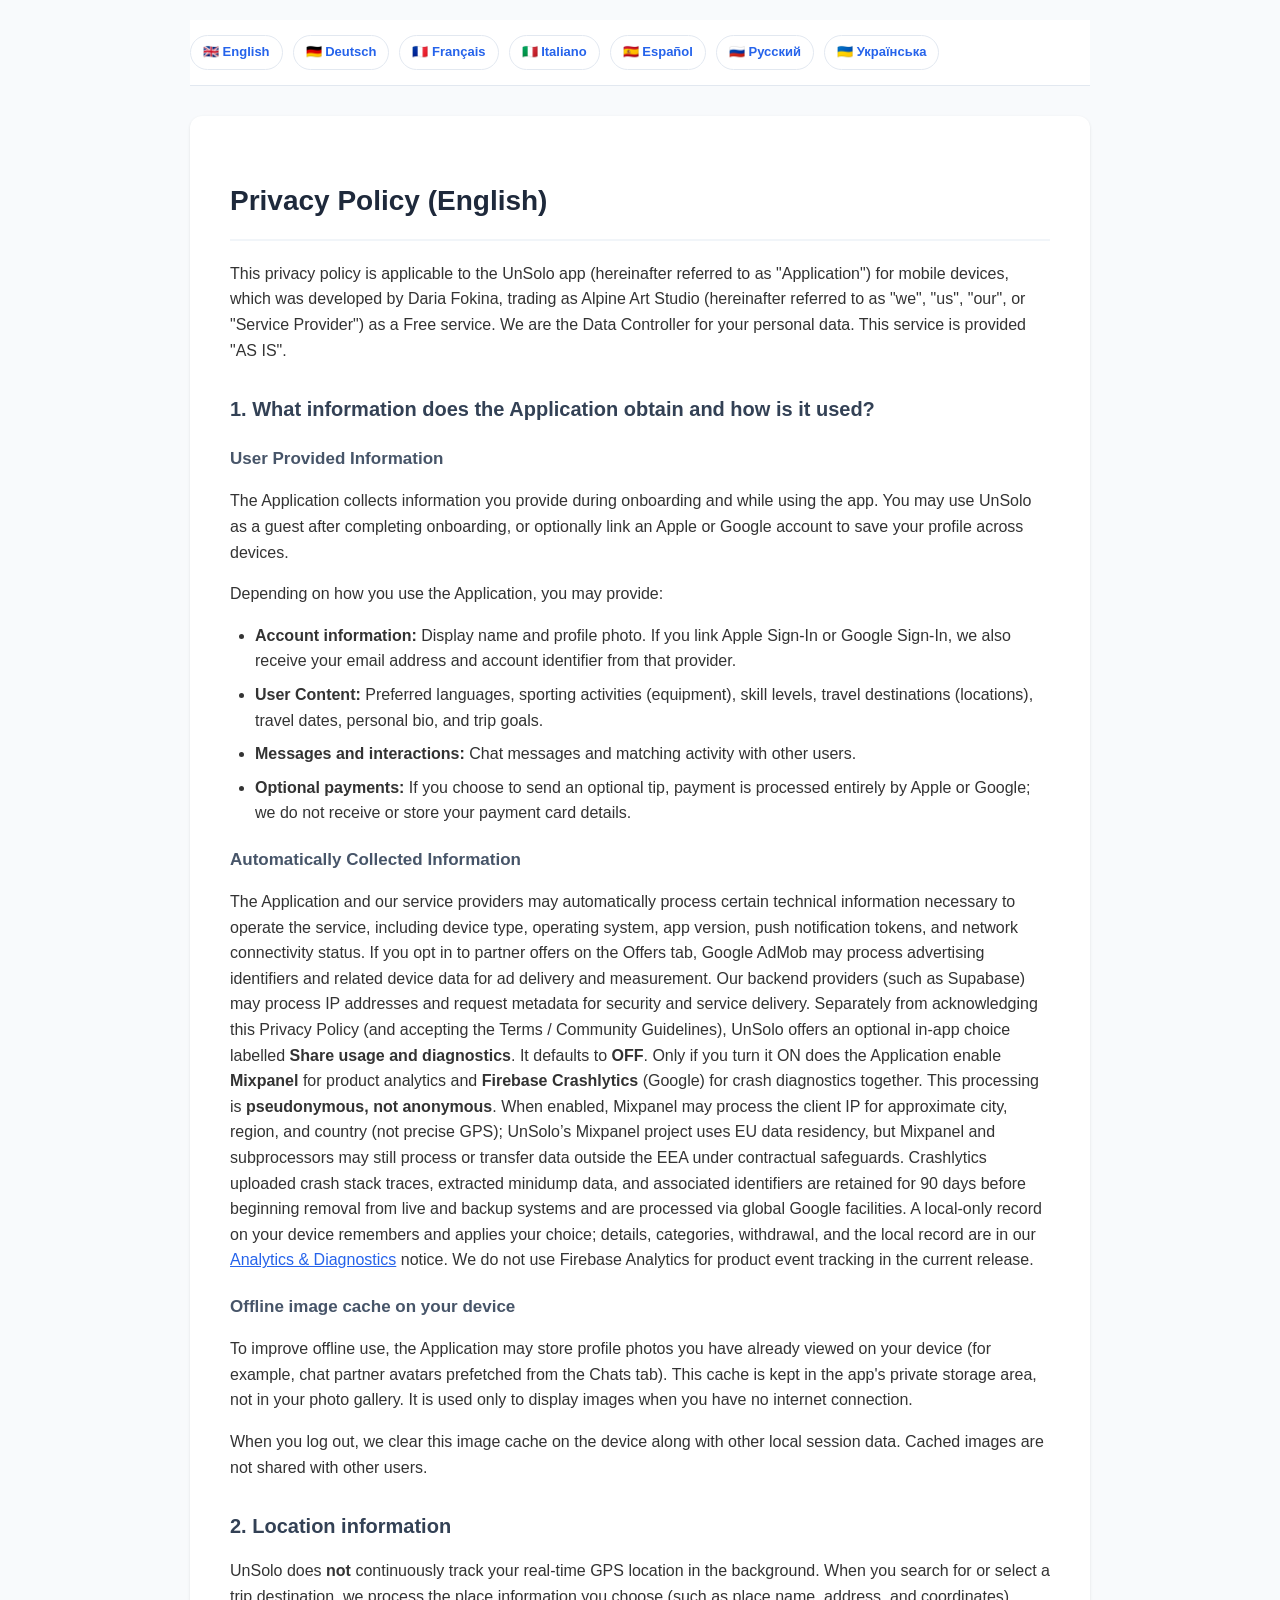
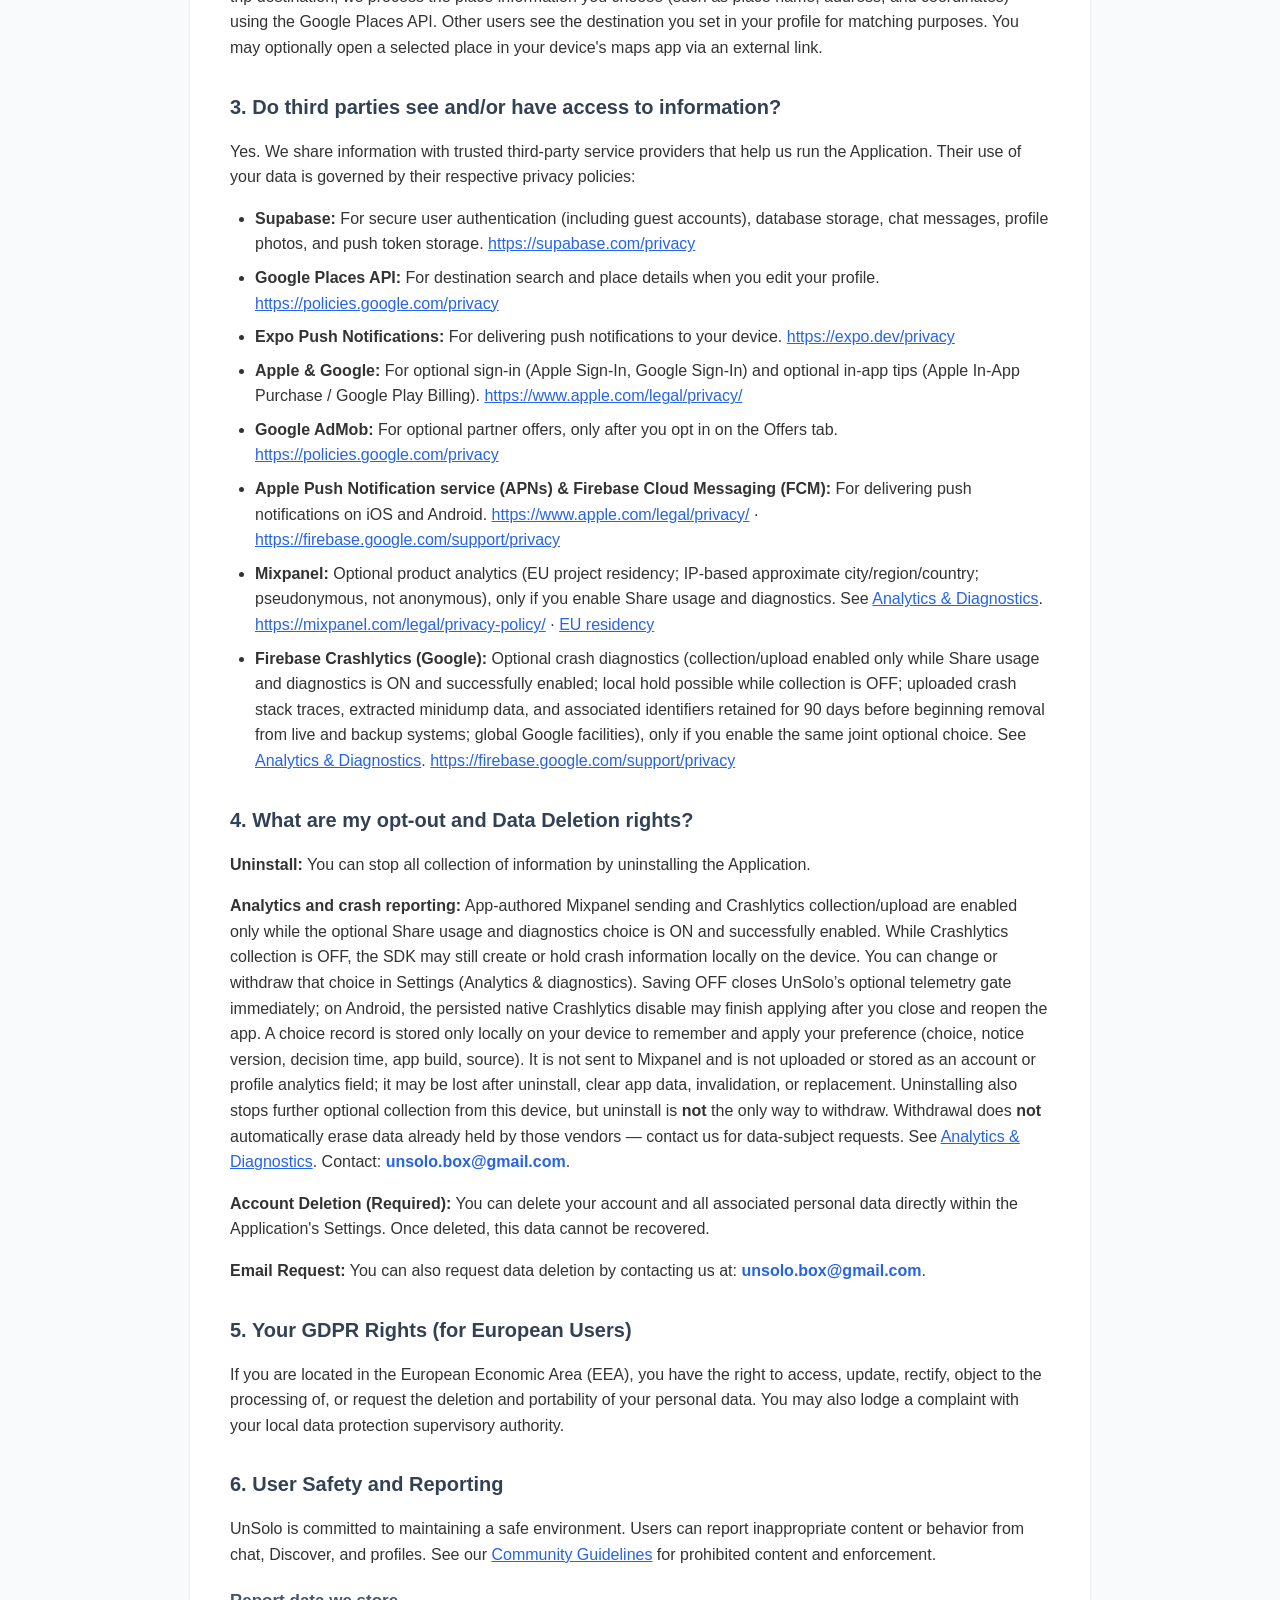
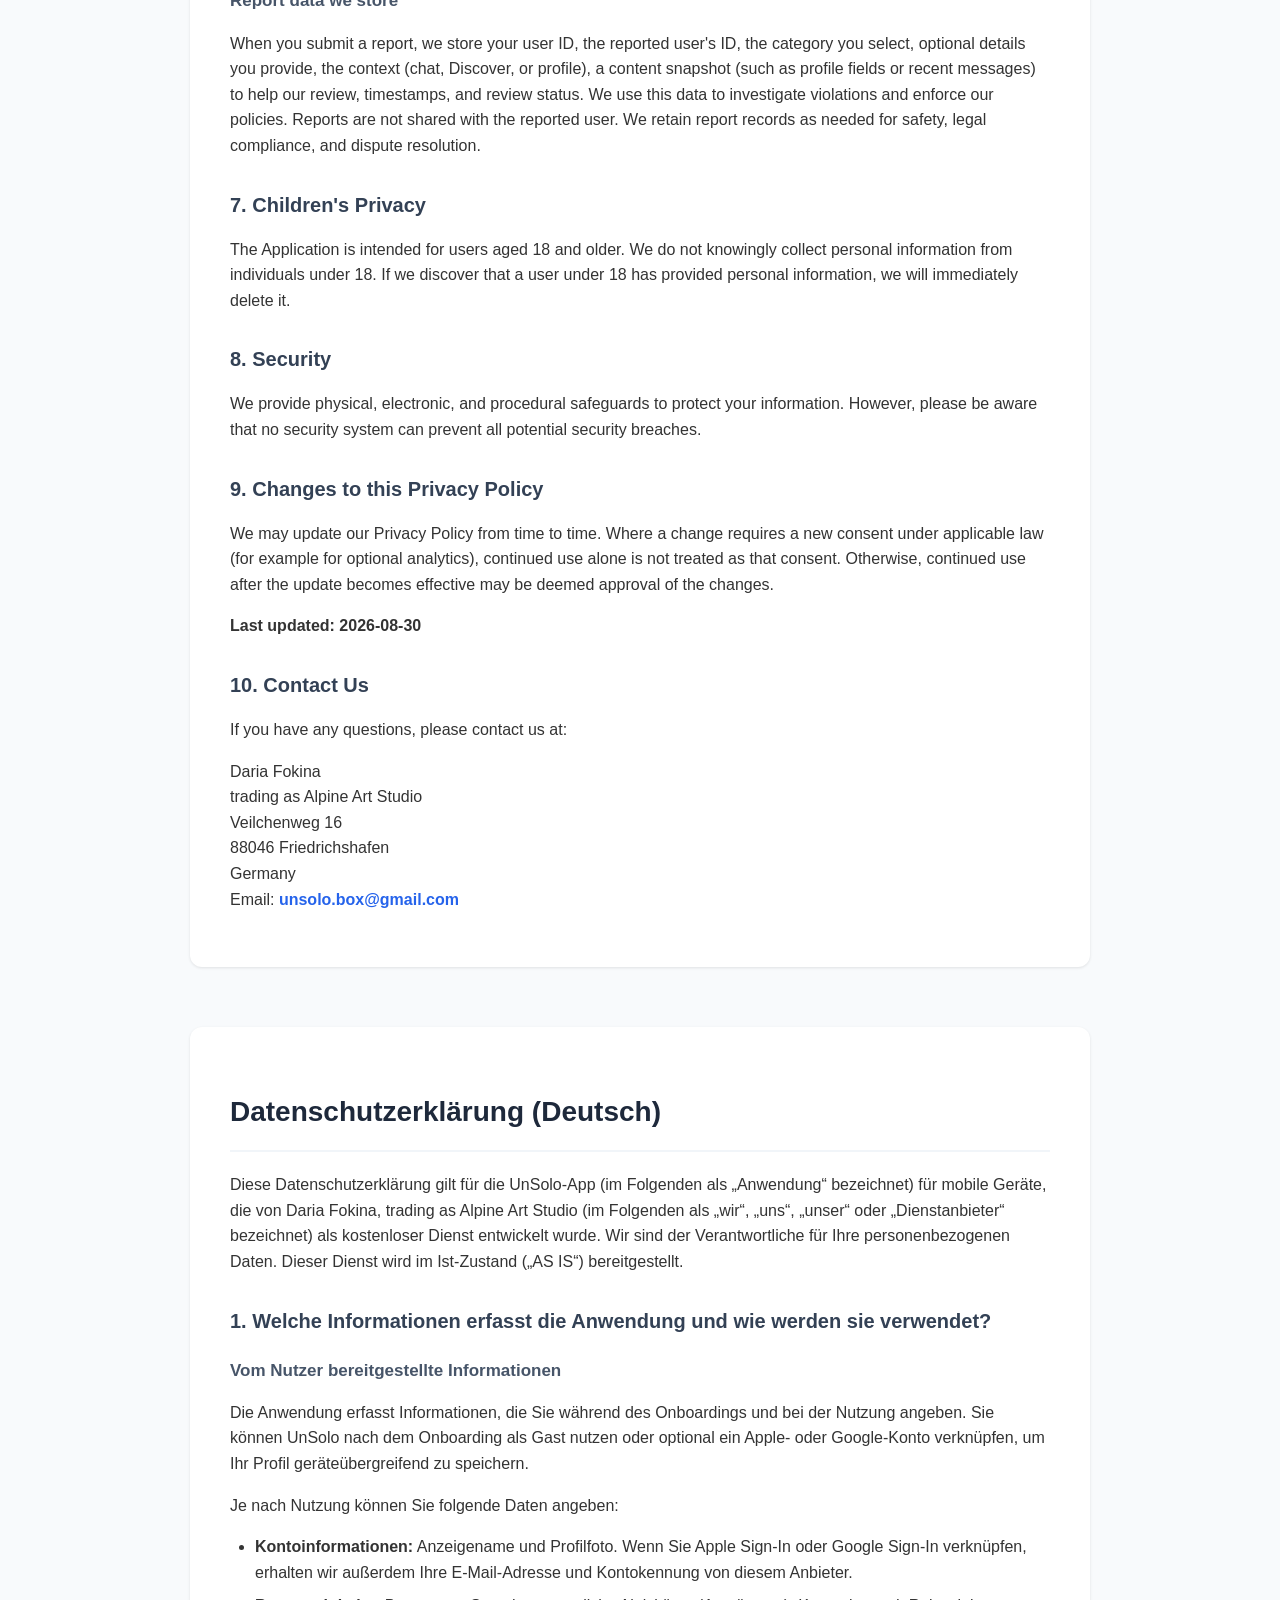
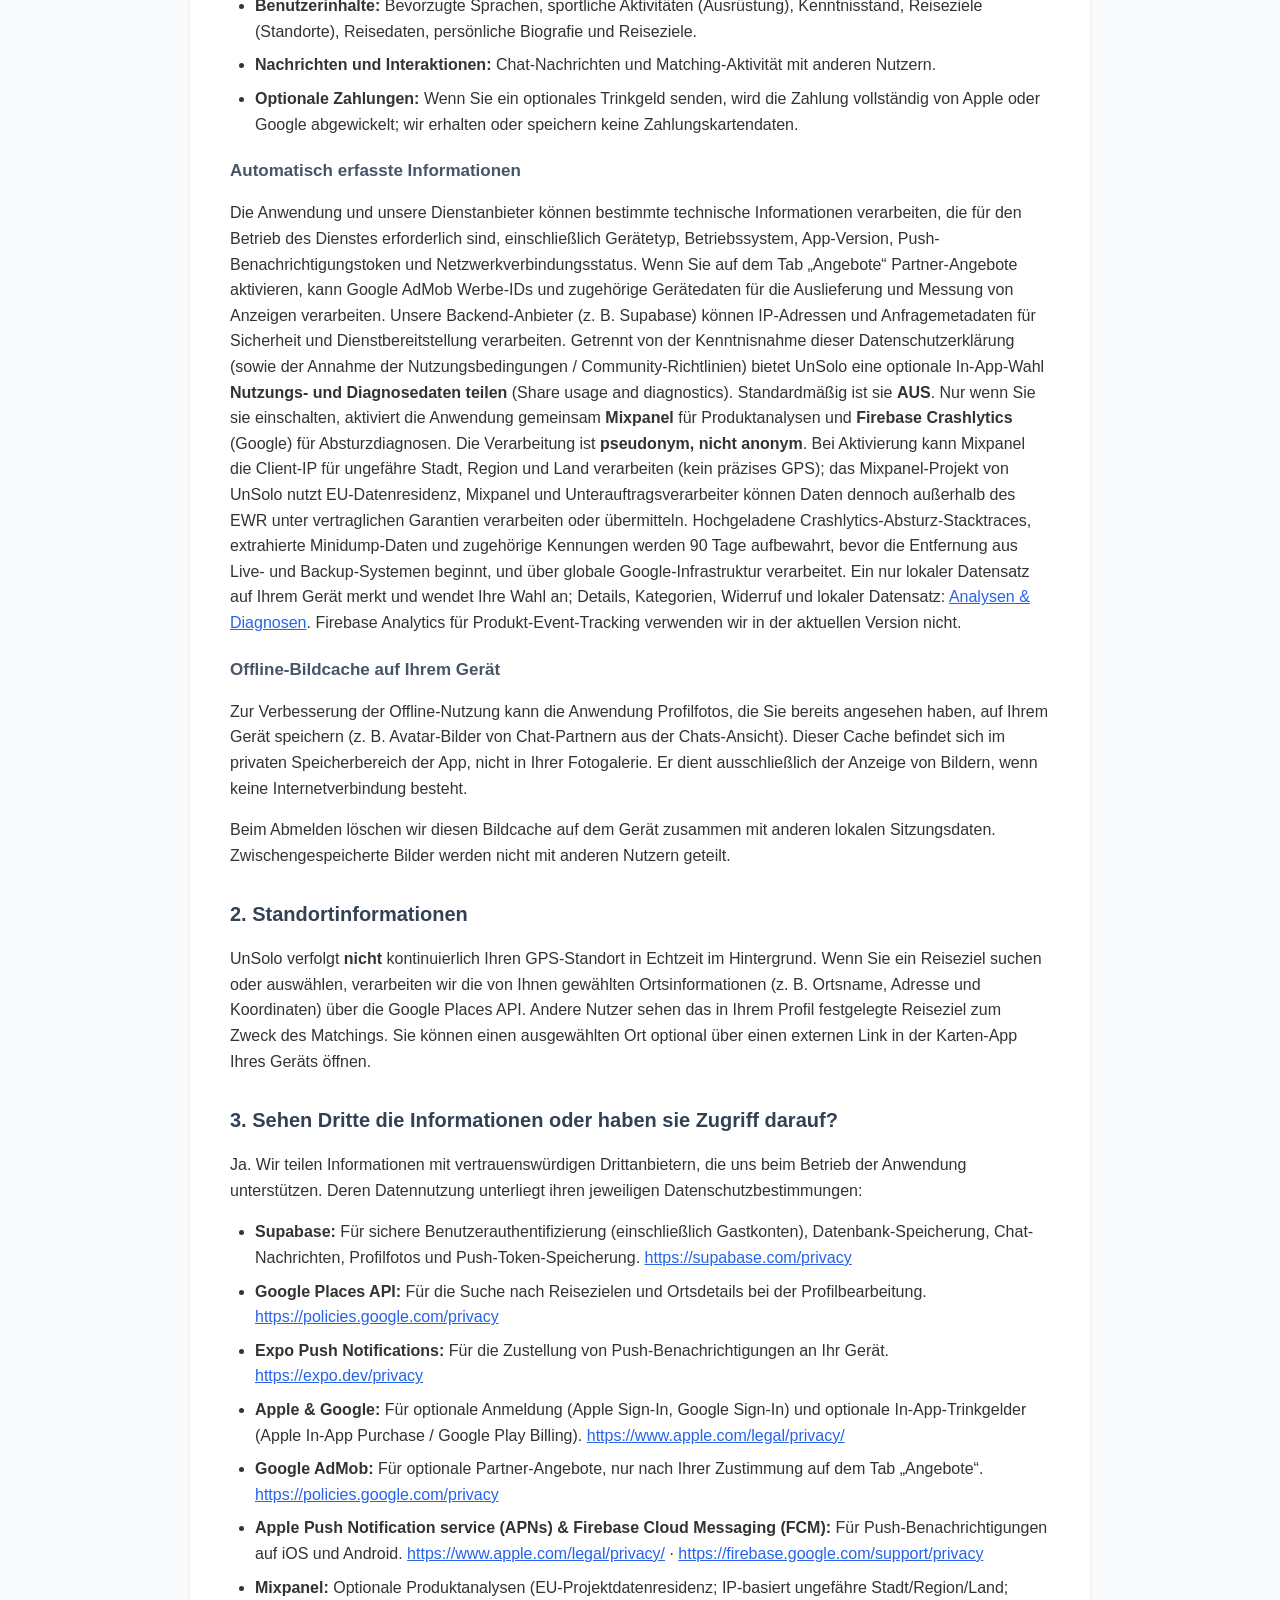
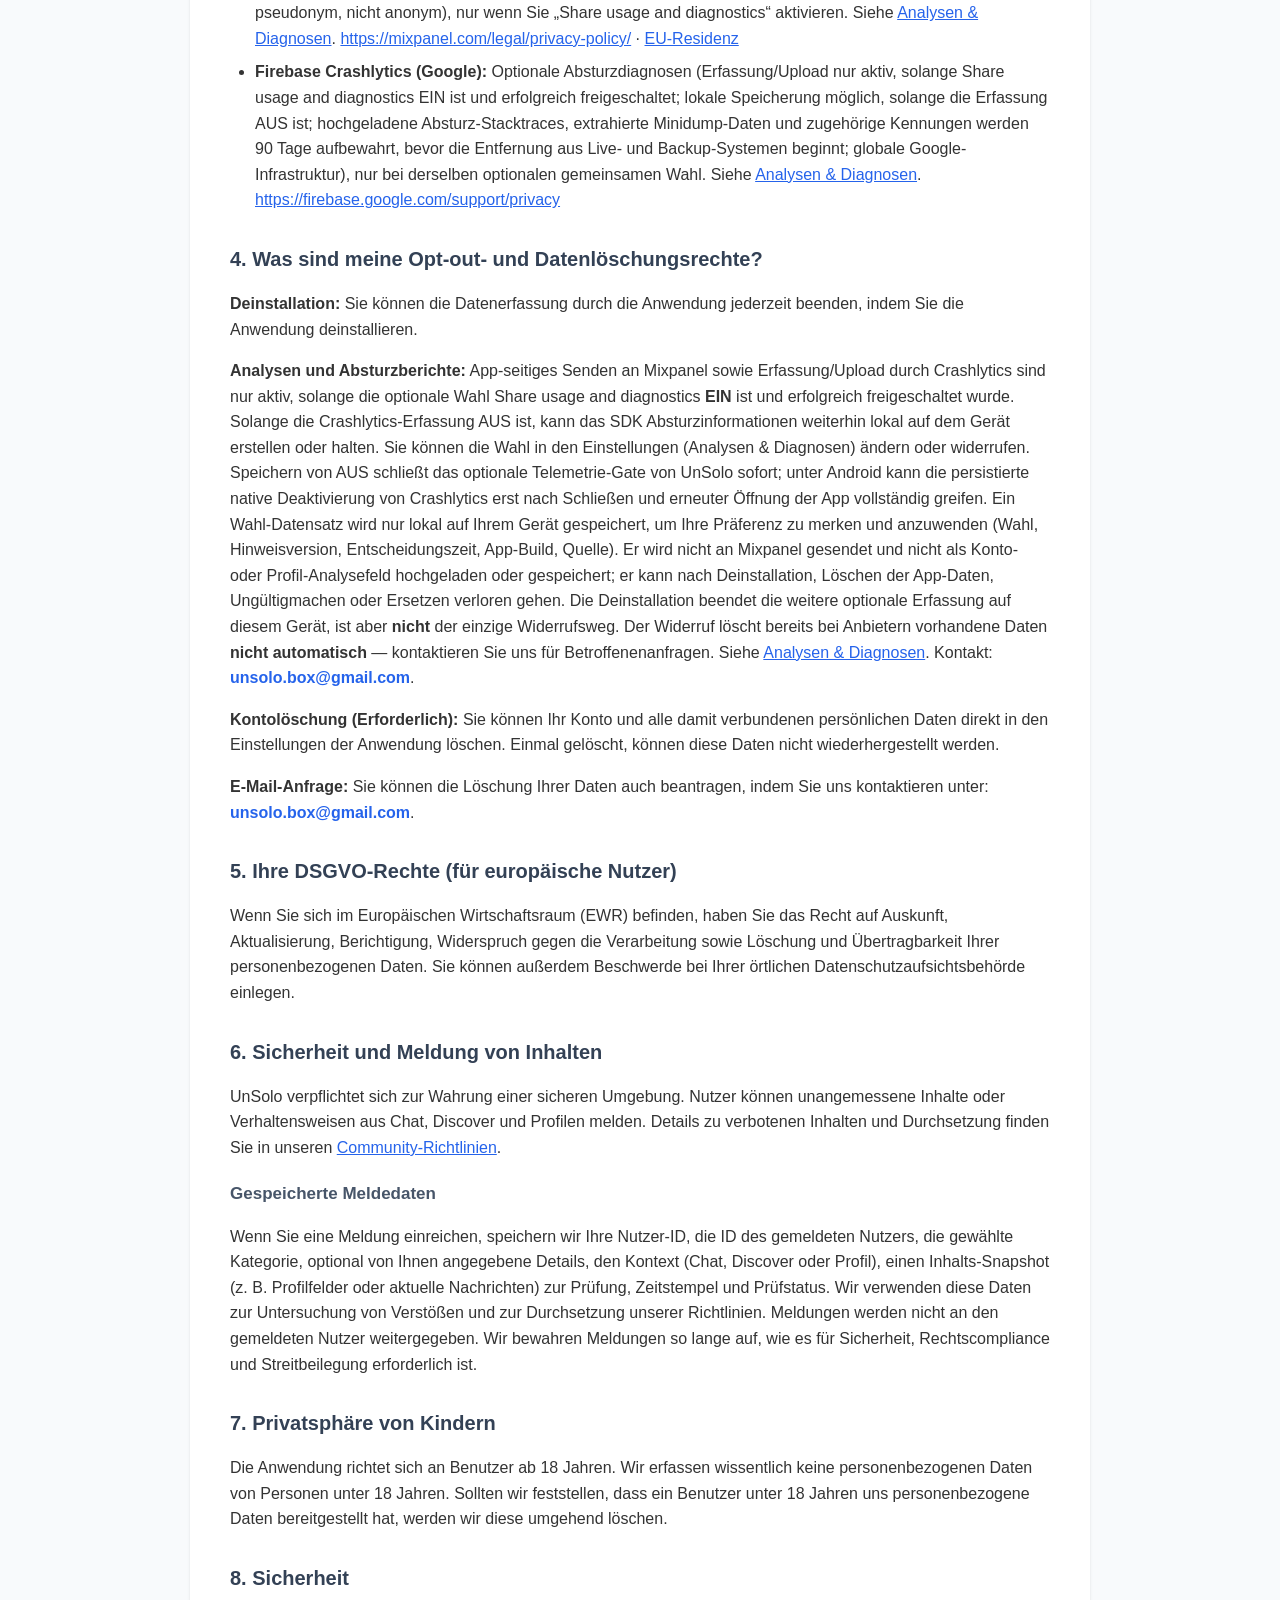
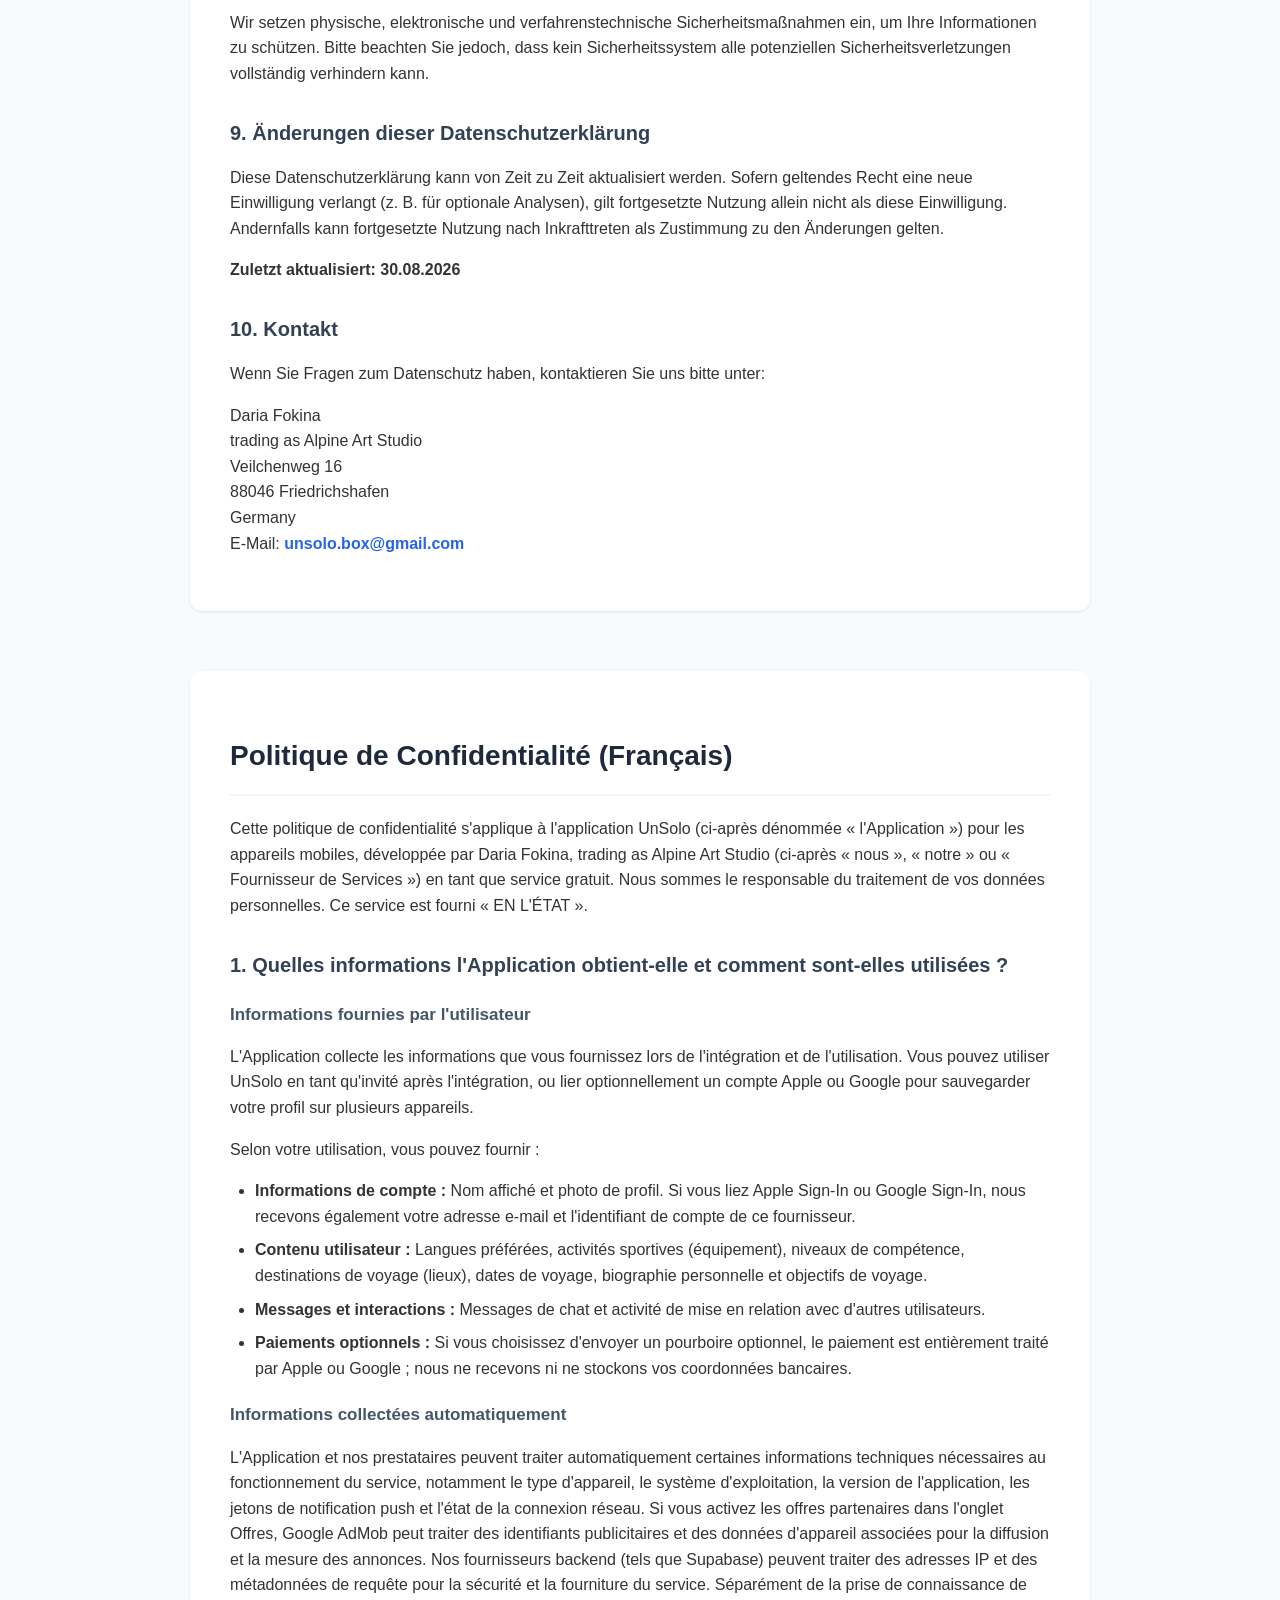
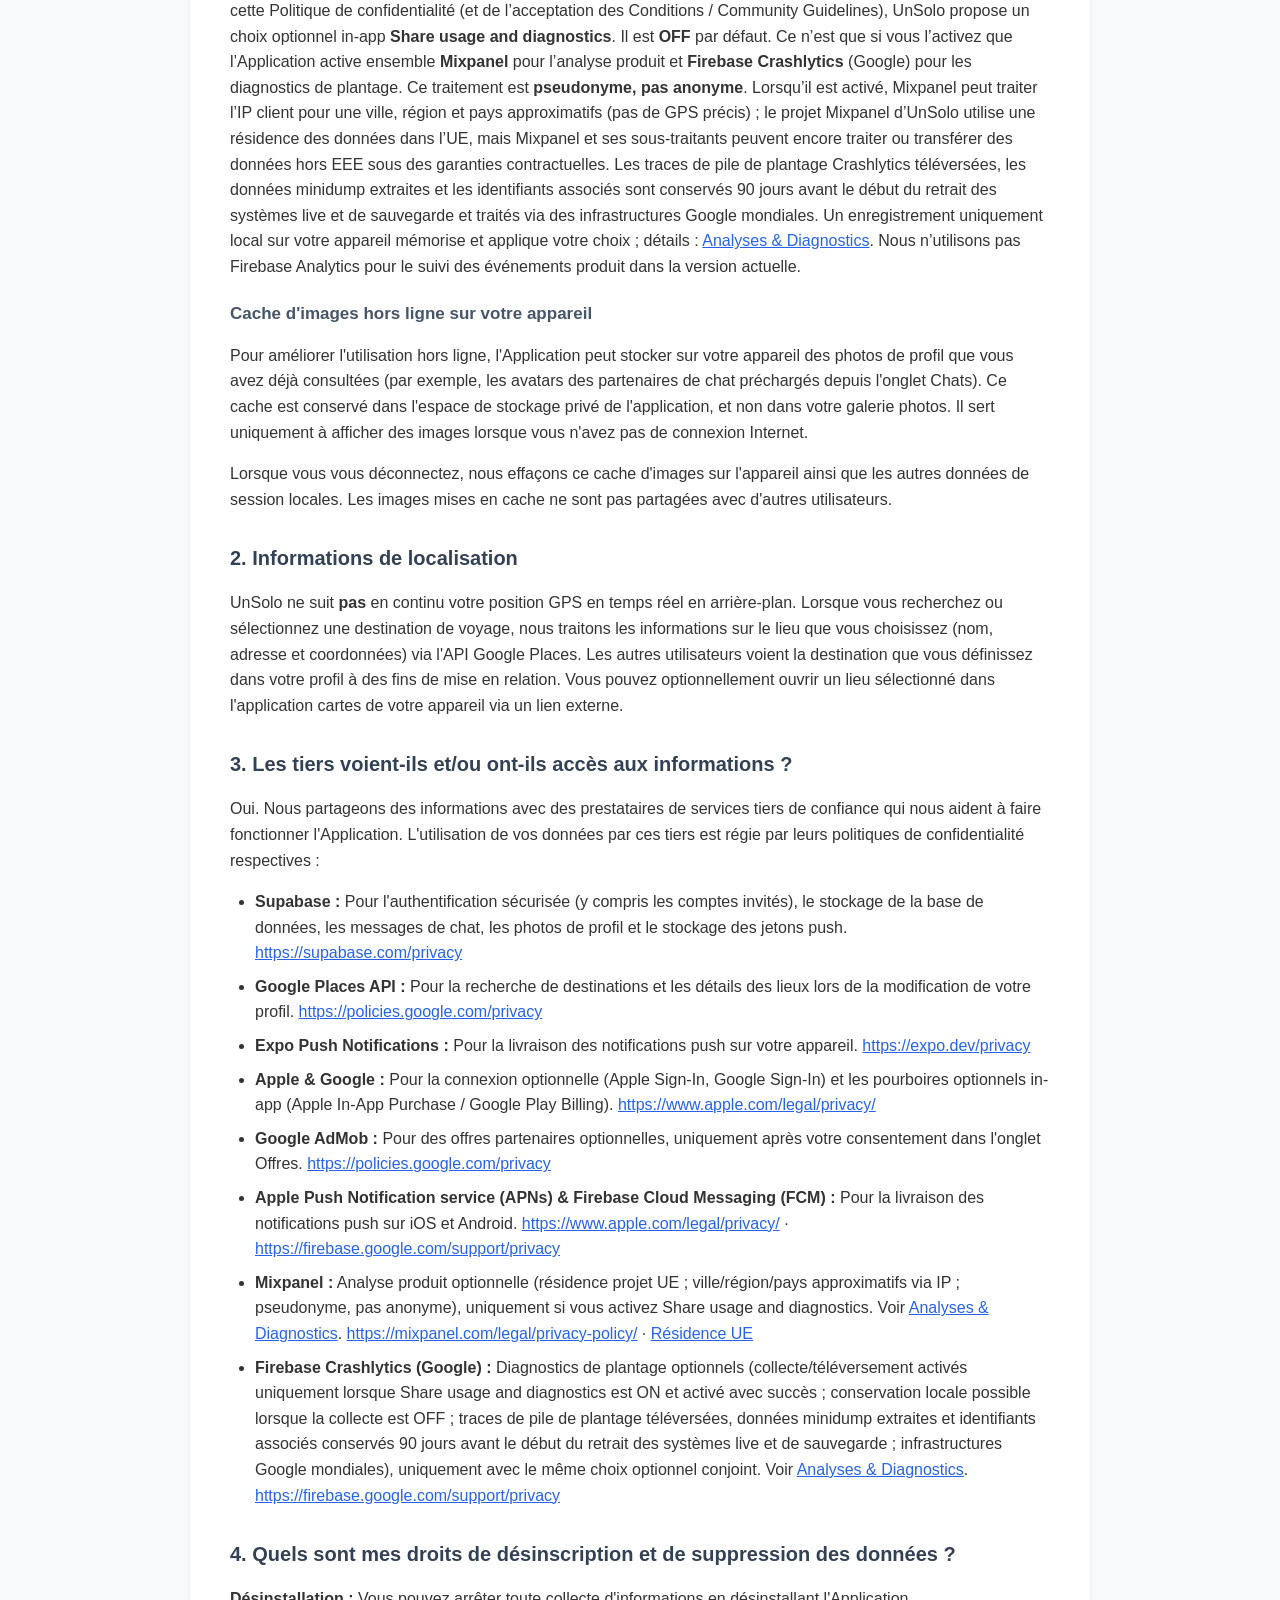
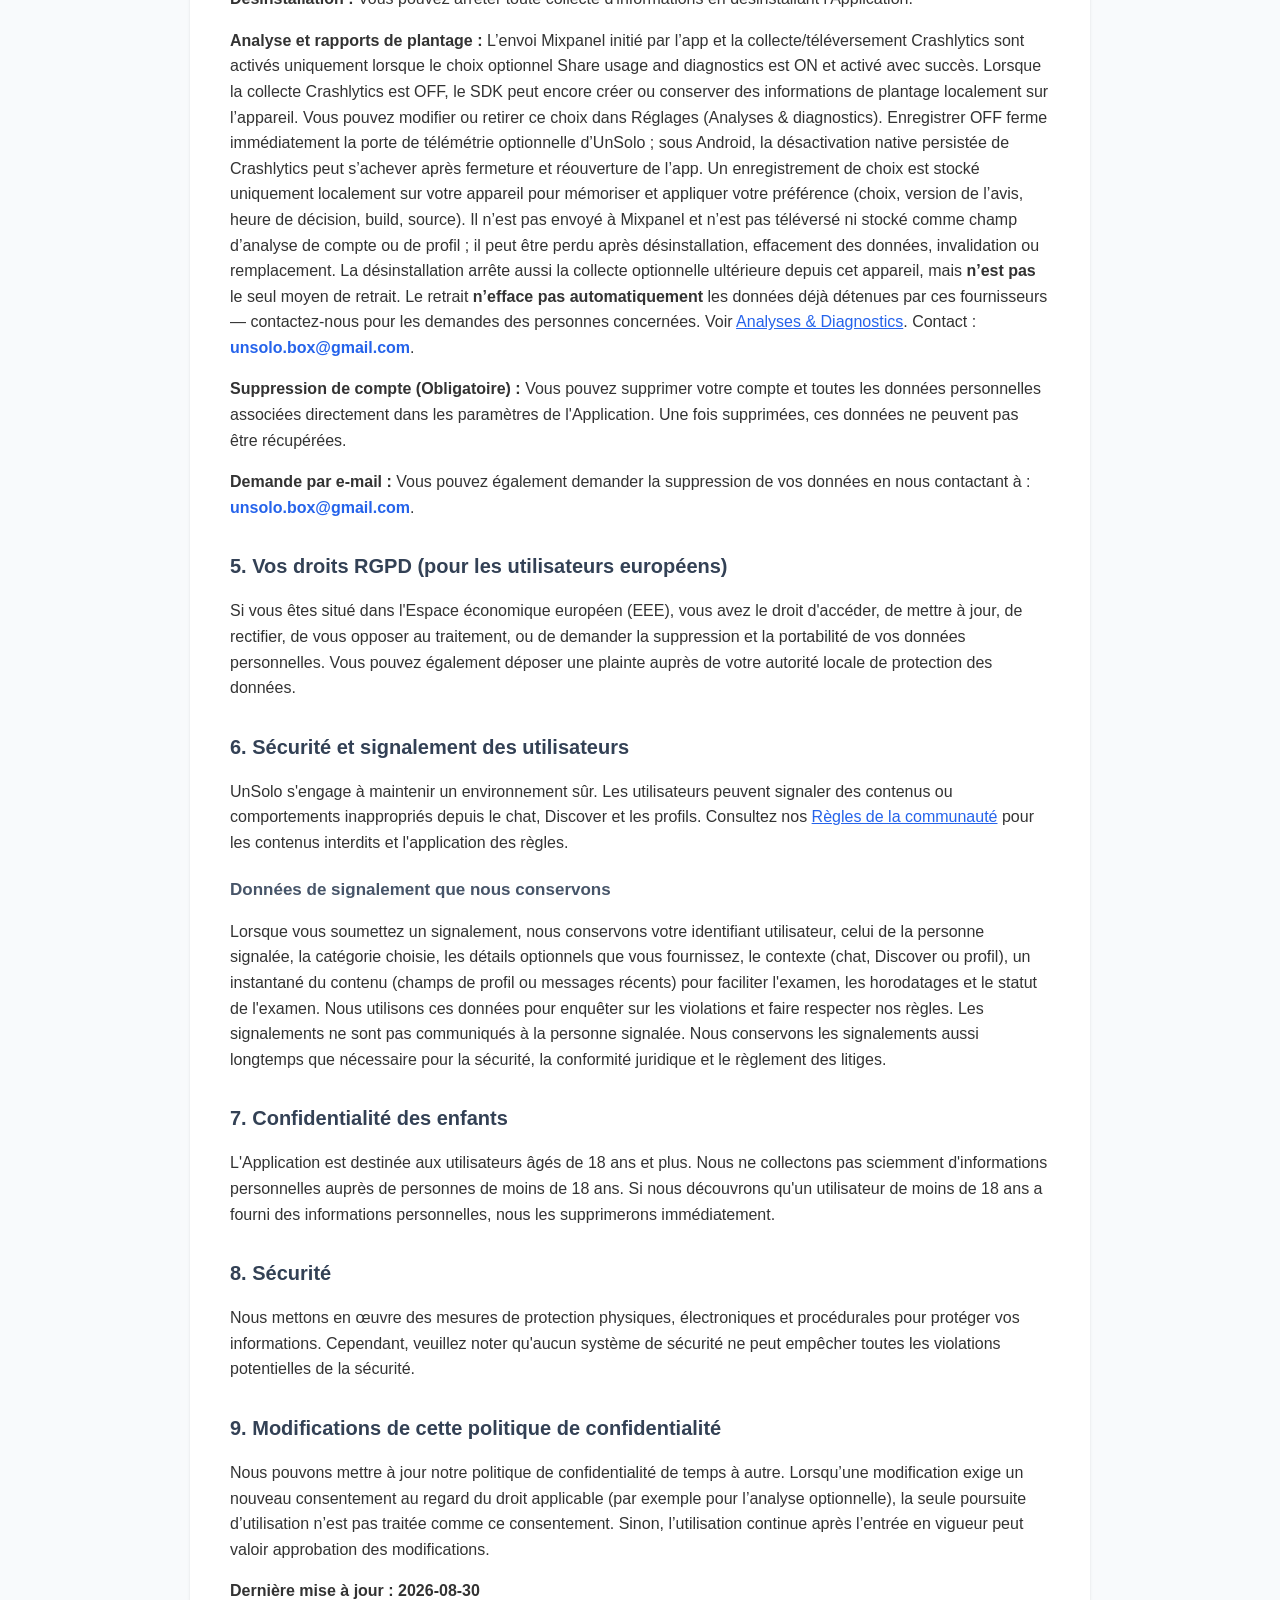
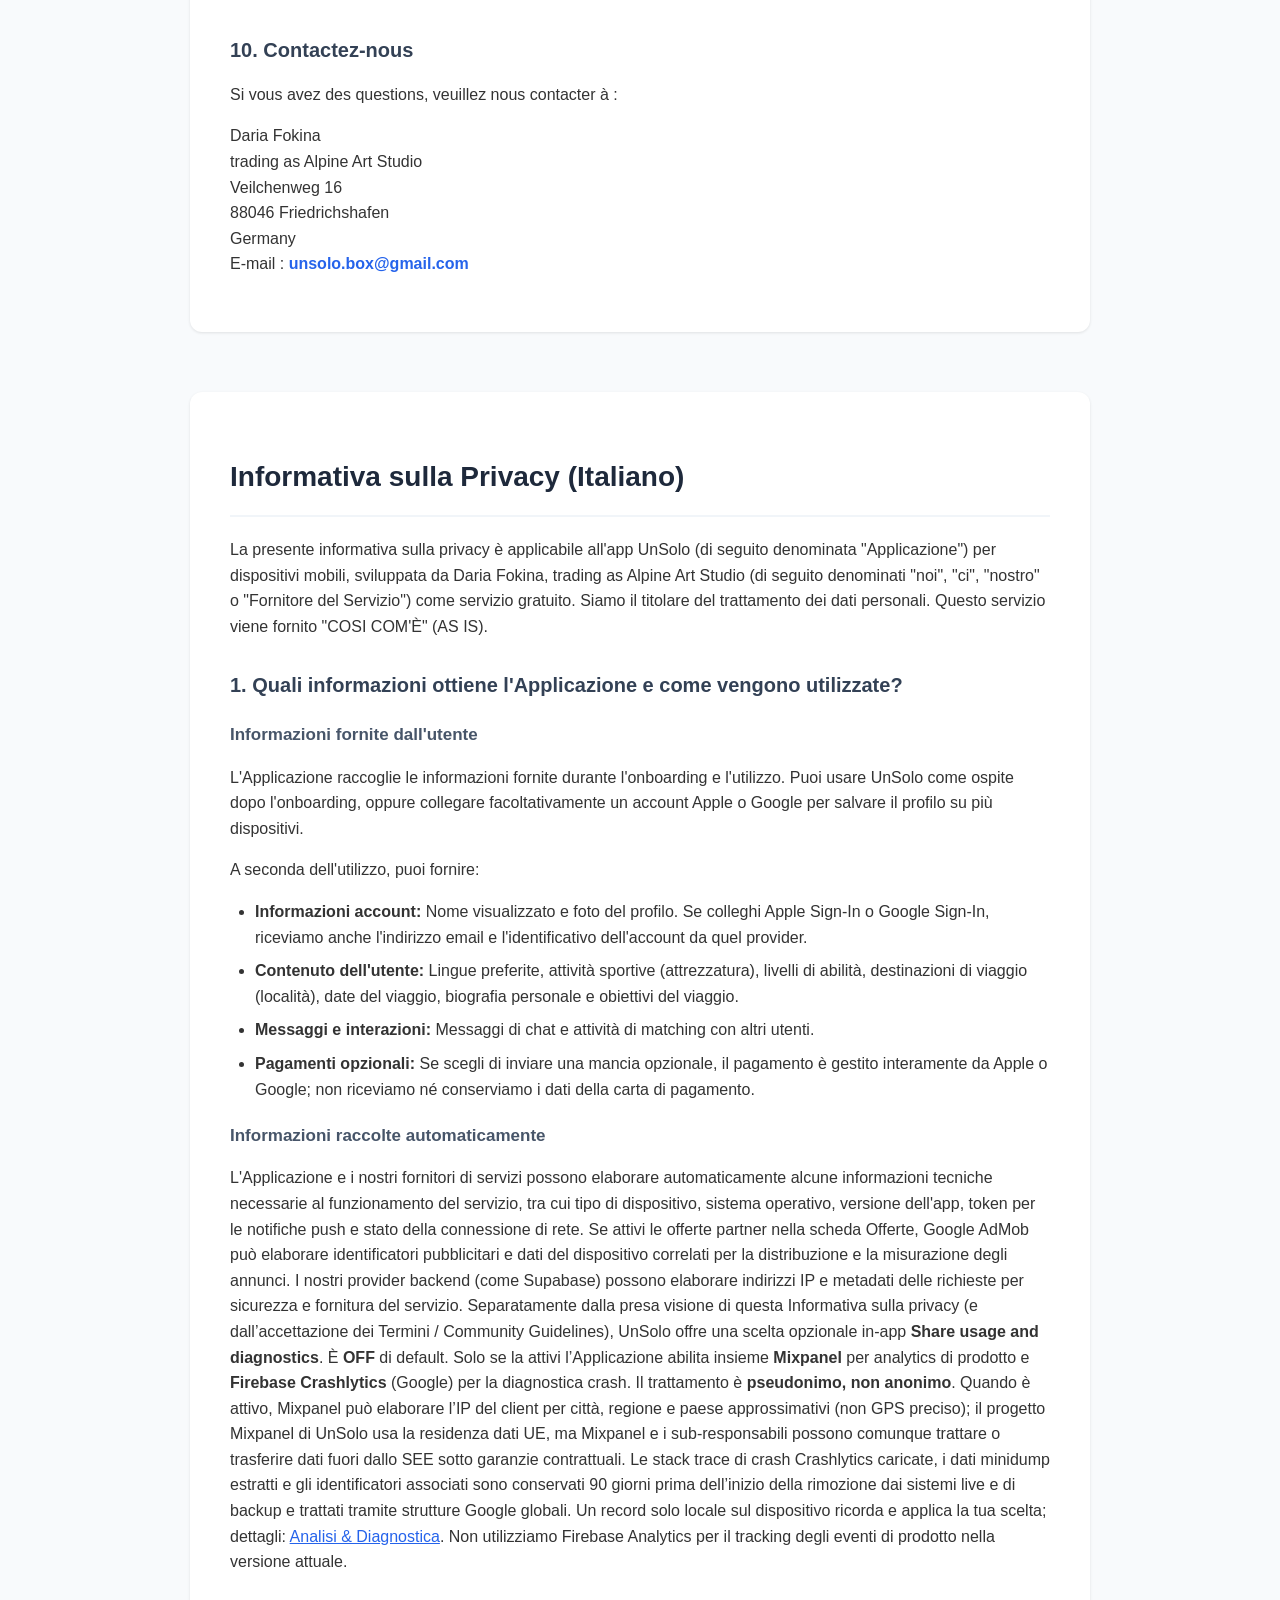
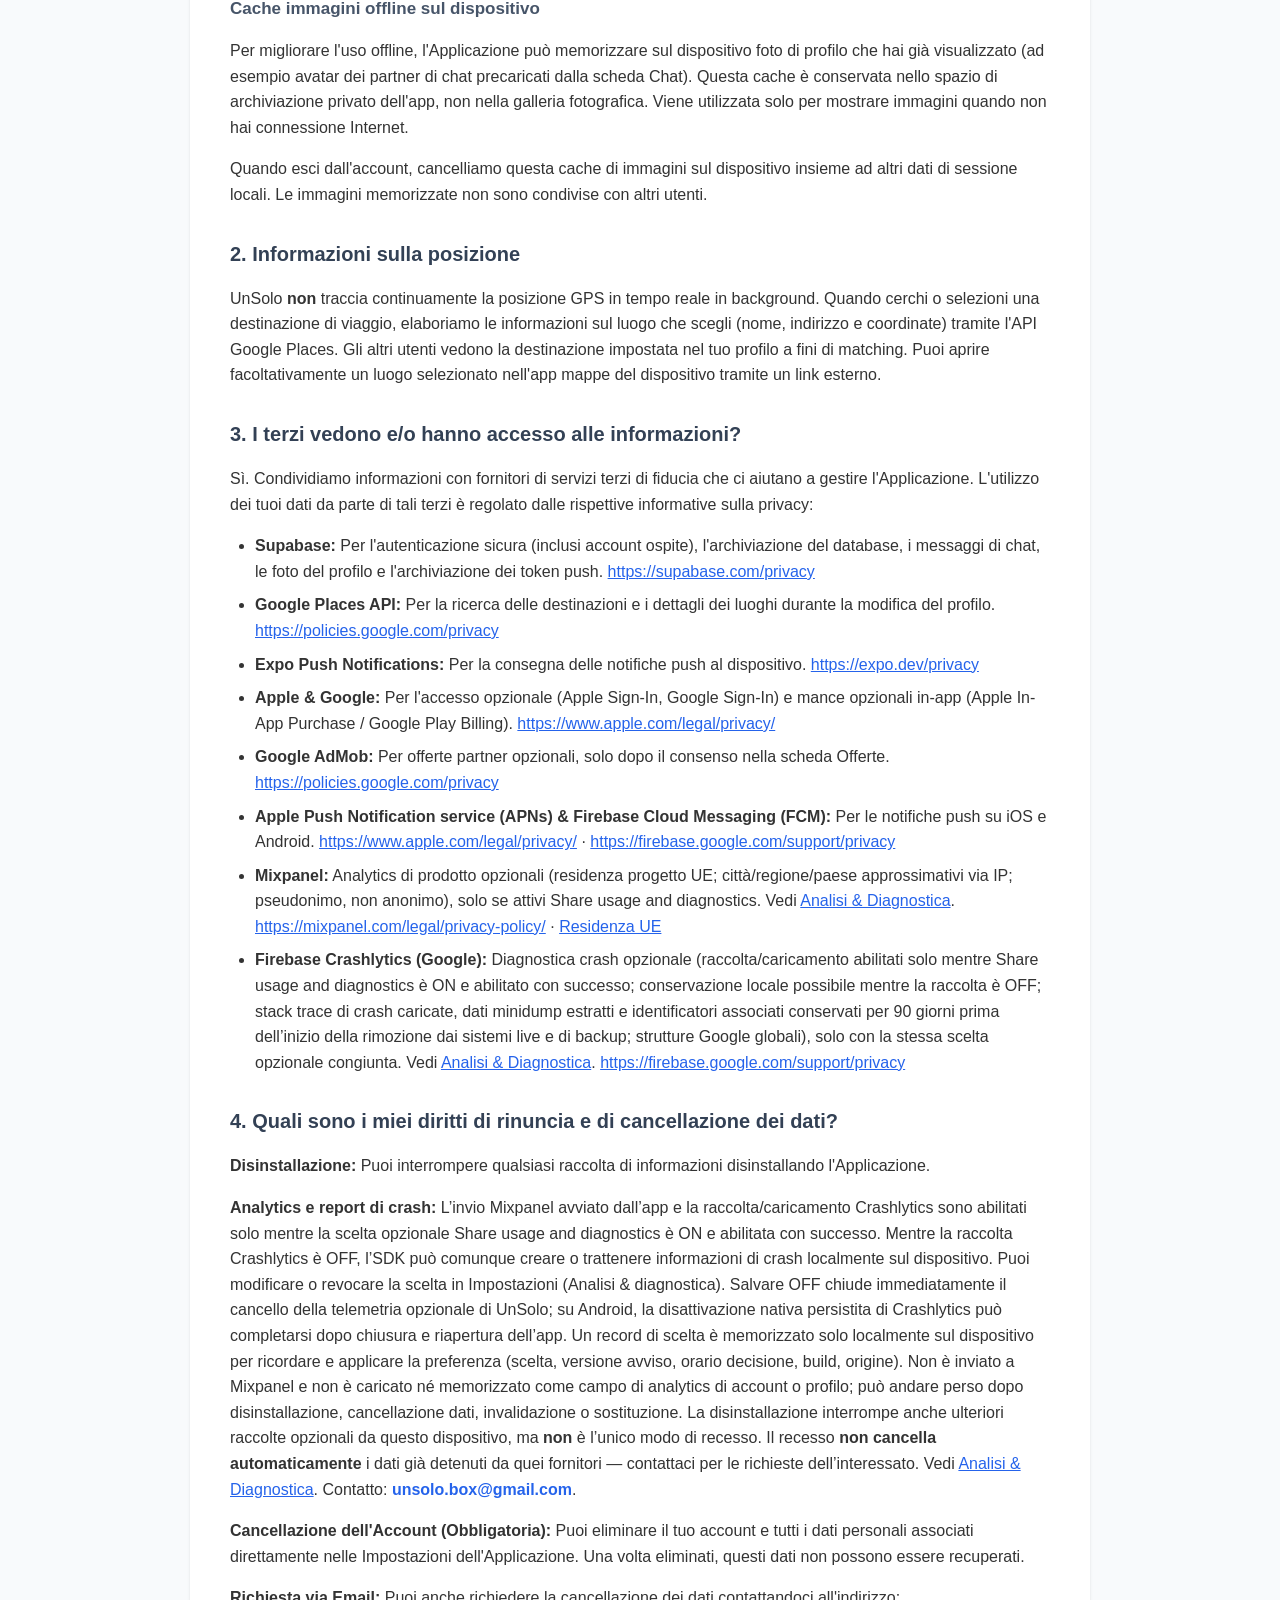
<file: docs/unsolo/legal/privacy.html>
<!DOCTYPE html> 
<html lang="en">
<head>
    <meta charset="UTF-8">
    <meta name="viewport" content="width=device-width, initial-scale=1.0">
    <title>UnSolo - Privacy Policy</title>
    <style>
        html { scroll-padding-top: 7.5rem; }
        body { font-family: -apple-system, sans-serif; line-height: 1.6; color: #333; max-width: 900px; margin: 0 auto; padding: 20px; scroll-behavior: smooth; background-color: #f8fafc; }
        nav { position: sticky; top: 0; background: rgba(255,255,255,0.95); padding: 15px 0; border-bottom: 1px solid #e2e8f0; margin-bottom: 30px; display: flex; flex-wrap: wrap; gap: 10px; z-index: 100; backdrop-filter: blur(5px); }
        nav a { text-decoration: none; color: #2563eb; font-weight: 600; font-size: 13px; padding: 6px 12px; border: 1px solid #e2e8f0; border-radius: 20px; transition: all 0.2s; }
        nav a:hover { background: #2563eb; color: white; border-color: #2563eb; }
        section { background: white; padding: 40px; border-radius: 12px; box-shadow: 0 1px 3px rgba(0,0,0,0.1); margin-bottom: 60px; }
        h1 { color: #1e293b; font-size: 28px; border-bottom: 2px solid #f1f5f9; padding-bottom: 15px; margin-bottom: 20px; }
        section[id] { scroll-margin-top: 7.5rem; }
        h2 { color: #334155; font-size: 20px; margin-top: 30px; margin-bottom: 15px; }
        h3 { color: #475569; font-size: 17px; margin-top: 20px; margin-bottom: 10px; }
        p { margin-bottom: 15px; }
        ul { padding-left: 25px; margin-bottom: 15px; }
        li { margin-bottom: 8px; }
        .email { color: #2563eb; font-weight: bold; }
        footer { text-align: center; color: #94a3b8; font-size: 12px; margin-bottom: 40px; }
        .bold { font-weight: bold; }
        a { color: #2563eb; }
    </style>
</head>
<body>

    <nav>
        <a href="#en">🇬🇧 English</a>
        <a href="#de">🇩🇪 Deutsch</a>
        <a href="#fr">🇫🇷 Français</a>
        <a href="#it">🇮🇹 Italiano</a>
        <a href="#es">🇪🇸 Español</a>
        <a href="#ru">🇷🇺 Русский</a>
        <a href="#uk">🇺🇦 Українська</a>
    </nav>

    <section id="en">
        <h1>Privacy Policy (English)</h1>
        <p>This privacy policy is applicable to the UnSolo app (hereinafter referred to as "Application") for mobile devices, which was developed by Daria Fokina, trading as Alpine Art Studio (hereinafter referred to as "we", "us", "our", or "Service Provider") as a Free service. We are the Data Controller for your personal data. This service is provided "AS IS".</p>

        <h2>1. What information does the Application obtain and how is it used?</h2>
        <h3>User Provided Information</h3>
        <p>The Application collects information you provide during onboarding and while using the app. You may use UnSolo as a guest after completing onboarding, or optionally link an Apple or Google account to save your profile across devices.</p>
        <p>Depending on how you use the Application, you may provide:</p>
        <ul>
            <li><span class="bold">Account information:</span> Display name and profile photo. If you link Apple Sign-In or Google Sign-In, we also receive your email address and account identifier from that provider.</li>
            <li><span class="bold">User Content:</span> Preferred languages, sporting activities (equipment), skill levels, travel destinations (locations), travel dates, personal bio, and trip goals.</li>
            <li><span class="bold">Messages and interactions:</span> Chat messages and matching activity with other users.</li>
            <li><span class="bold">Optional payments:</span> If you choose to send an optional tip, payment is processed entirely by Apple or Google; we do not receive or store your payment card details.</li>
        </ul>

        <h3>Automatically Collected Information</h3>
        <p>The Application and our service providers may automatically process certain technical information necessary to operate the service, including device type, operating system, app version, push notification tokens, and network connectivity status. If you opt in to partner offers on the Offers tab, Google AdMob may process advertising identifiers and related device data for ad delivery and measurement. Our backend providers (such as Supabase) may process IP addresses and request metadata for security and service delivery. Separately from acknowledging this Privacy Policy (and accepting the Terms / Community Guidelines), UnSolo offers an optional in-app choice labelled <span class="bold">Share usage and diagnostics</span>. It defaults to <span class="bold">OFF</span>. Only if you turn it ON does the Application enable <span class="bold">Mixpanel</span> for product analytics and <span class="bold">Firebase Crashlytics</span> (Google) for crash diagnostics together. This processing is <span class="bold">pseudonymous, not anonymous</span>. When enabled, Mixpanel may process the client IP for approximate city, region, and country (not precise GPS); UnSolo’s Mixpanel project uses EU data residency, but Mixpanel and subprocessors may still process or transfer data outside the EEA under contractual safeguards. Crashlytics uploaded crash stack traces, extracted minidump data, and associated identifiers are retained for 90 days before beginning removal from live and backup systems and are processed via global Google facilities. A local-only record on your device remembers and applies your choice; details, categories, withdrawal, and the local record are in our <a href="analytics-and-diagnostics.html">Analytics &amp; Diagnostics</a> notice. We do not use Firebase Analytics for product event tracking in the current release.</p>

        <h3>Offline image cache on your device</h3>
        <p>To improve offline use, the Application may store profile photos you have already viewed on your device (for example, chat partner avatars prefetched from the Chats tab). This cache is kept in the app's private storage area, not in your photo gallery. It is used only to display images when you have no internet connection.</p>
        <p>When you log out, we clear this image cache on the device along with other local session data. Cached images are not shared with other users.</p>

        <h2>2. Location information</h2>
        <p>UnSolo does <span class="bold">not</span> continuously track your real-time GPS location in the background. When you search for or select a trip destination, we process the place information you choose (such as place name, address, and coordinates) using the Google Places API. Other users see the destination you set in your profile for matching purposes. You may optionally open a selected place in your device's maps app via an external link.</p>

        <h2>3. Do third parties see and/or have access to information?</h2>
        <p>Yes. We share information with trusted third-party service providers that help us run the Application. Their use of your data is governed by their respective privacy policies:</p>
        <ul>
            <li><span class="bold">Supabase:</span> For secure user authentication (including guest accounts), database storage, chat messages, profile photos, and push token storage. <a href="https://supabase.com/privacy">https://supabase.com/privacy</a></li>
            <li><span class="bold">Google Places API:</span> For destination search and place details when you edit your profile. <a href="https://policies.google.com/privacy">https://policies.google.com/privacy</a></li>
            <li><span class="bold">Expo Push Notifications:</span> For delivering push notifications to your device. <a href="https://expo.dev/privacy">https://expo.dev/privacy</a></li>
            <li><span class="bold">Apple & Google:</span> For optional sign-in (Apple Sign-In, Google Sign-In) and optional in-app tips (Apple In-App Purchase / Google Play Billing). <a href="https://www.apple.com/legal/privacy/">https://www.apple.com/legal/privacy/</a></li>
            <li><span class="bold">Google AdMob:</span> For optional partner offers, only after you opt in on the Offers tab. <a href="https://policies.google.com/privacy">https://policies.google.com/privacy</a></li>
            <li><span class="bold">Apple Push Notification service (APNs) & Firebase Cloud Messaging (FCM):</span> For delivering push notifications on iOS and Android. <a href="https://www.apple.com/legal/privacy/">https://www.apple.com/legal/privacy/</a> · <a href="https://firebase.google.com/support/privacy">https://firebase.google.com/support/privacy</a></li>
            <li><span class="bold">Mixpanel:</span> Optional product analytics (EU project residency; IP-based approximate city/region/country; pseudonymous, not anonymous), only if you enable Share usage and diagnostics. See <a href="analytics-and-diagnostics.html">Analytics &amp; Diagnostics</a>. <a href="https://mixpanel.com/legal/privacy-policy/">https://mixpanel.com/legal/privacy-policy/</a> · <a href="https://mixpanel.com/legal/eu-data-residency/">EU residency</a></li>
            <li><span class="bold">Firebase Crashlytics (Google):</span> Optional crash diagnostics (collection/upload enabled only while Share usage and diagnostics is ON and successfully enabled; local hold possible while collection is OFF; uploaded crash stack traces, extracted minidump data, and associated identifiers retained for 90 days before beginning removal from live and backup systems; global Google facilities), only if you enable the same joint optional choice. See <a href="analytics-and-diagnostics.html">Analytics &amp; Diagnostics</a>. <a href="https://firebase.google.com/support/privacy">https://firebase.google.com/support/privacy</a></li>
        </ul>

        <h2>4. What are my opt-out and Data Deletion rights?</h2>
        <p><span class="bold">Uninstall:</span> You can stop all collection of information by uninstalling the Application.</p>
        <p><span class="bold">Analytics and crash reporting:</span> App-authored Mixpanel sending and Crashlytics collection/upload are enabled only while the optional Share usage and diagnostics choice is ON and successfully enabled. While Crashlytics collection is OFF, the SDK may still create or hold crash information locally on the device. You can change or withdraw that choice in Settings (Analytics &amp; diagnostics). Saving OFF closes UnSolo’s optional telemetry gate immediately; on Android, the persisted native Crashlytics disable may finish applying after you close and reopen the app. A choice record is stored only locally on your device to remember and apply your preference (choice, notice version, decision time, app build, source). It is not sent to Mixpanel and is not uploaded or stored as an account or profile analytics field; it may be lost after uninstall, clear app data, invalidation, or replacement. Uninstalling also stops further optional collection from this device, but uninstall is <span class="bold">not</span> the only way to withdraw. Withdrawal does <span class="bold">not</span> automatically erase data already held by those vendors — contact us for data-subject requests. See <a href="analytics-and-diagnostics.html">Analytics &amp; Diagnostics</a>. Contact: <span class="email">unsolo.box@gmail.com</span>.</p>
        <p><span class="bold">Account Deletion (Required):</span> You can delete your account and all associated personal data directly within the Application's Settings. Once deleted, this data cannot be recovered.</p>
        <p><span class="bold">Email Request:</span> You can also request data deletion by contacting us at: <span class="email">unsolo.box@gmail.com</span>.</p>

        <h2>5. Your GDPR Rights (for European Users)</h2>
        <p>If you are located in the European Economic Area (EEA), you have the right to access, update, rectify, object to the processing of, or request the deletion and portability of your personal data. You may also lodge a complaint with your local data protection supervisory authority.</p>

        <h2>6. User Safety and Reporting</h2>
        <p>UnSolo is committed to maintaining a safe environment. Users can report inappropriate content or behavior from chat, Discover, and profiles. See our <a href="community-guidelines.html">Community Guidelines</a> for prohibited content and enforcement.</p>
        <h3>Report data we store</h3>
        <p>When you submit a report, we store your user ID, the reported user's ID, the category you select, optional details you provide, the context (chat, Discover, or profile), a content snapshot (such as profile fields or recent messages) to help our review, timestamps, and review status. We use this data to investigate violations and enforce our policies. Reports are not shared with the reported user. We retain report records as needed for safety, legal compliance, and dispute resolution.</p>

        <h2>7. Children's Privacy</h2>
        <p>The Application is intended for users aged 18 and older. We do not knowingly collect personal information from individuals under 18. If we discover that a user under 18 has provided personal information, we will immediately delete it.</p>

        <h2>8. Security</h2>
        <p>We provide physical, electronic, and procedural safeguards to protect your information. However, please be aware that no security system can prevent all potential security breaches.</p>

        <h2>9. Changes to this Privacy Policy</h2>
        <p>We may update our Privacy Policy from time to time. Where a change requires a new consent under applicable law (for example for optional analytics), continued use alone is not treated as that consent. Otherwise, continued use after the update becomes effective may be deemed approval of the changes.</p>
        <p><span class="bold">Last updated: 2026-08-30</span></p>

        <h2>10. Contact Us</h2>
        <p>If you have any questions, please contact us at:</p>
        <p>Daria Fokina<br>
        trading as Alpine Art Studio<br>
        Veilchenweg 16<br>
        88046 Friedrichshafen<br>
        Germany<br>
        Email: <span class="email">unsolo.box@gmail.com</span></p>
    </section>
    
    <section id="de">
        <h1>Datenschutzerklärung (Deutsch)</h1>
        <p>Diese Datenschutzerklärung gilt für die UnSolo-App (im Folgenden als „Anwendung“ bezeichnet) für mobile Geräte, die von Daria Fokina, trading as Alpine Art Studio (im Folgenden als „wir“, „uns“, „unser“ oder „Dienstanbieter“ bezeichnet) als kostenloser Dienst entwickelt wurde. Wir sind der Verantwortliche für Ihre personenbezogenen Daten. Dieser Dienst wird im Ist-Zustand („AS IS“) bereitgestellt.</p>

        <h2>1. Welche Informationen erfasst die Anwendung und wie werden sie verwendet?</h2>
        <h3>Vom Nutzer bereitgestellte Informationen</h3>
        <p>Die Anwendung erfasst Informationen, die Sie während des Onboardings und bei der Nutzung angeben. Sie können UnSolo nach dem Onboarding als Gast nutzen oder optional ein Apple- oder Google-Konto verknüpfen, um Ihr Profil geräteübergreifend zu speichern.</p>
        <p>Je nach Nutzung können Sie folgende Daten angeben:</p>
        <ul>
            <li><span class="bold">Kontoinformationen:</span> Anzeigename und Profilfoto. Wenn Sie Apple Sign-In oder Google Sign-In verknüpfen, erhalten wir außerdem Ihre E-Mail-Adresse und Kontokennung von diesem Anbieter.</li>
            <li><span class="bold">Benutzerinhalte:</span> Bevorzugte Sprachen, sportliche Aktivitäten (Ausrüstung), Kenntnisstand, Reiseziele (Standorte), Reisedaten, persönliche Biografie und Reiseziele.</li>
            <li><span class="bold">Nachrichten und Interaktionen:</span> Chat-Nachrichten und Matching-Aktivität mit anderen Nutzern.</li>
            <li><span class="bold">Optionale Zahlungen:</span> Wenn Sie ein optionales Trinkgeld senden, wird die Zahlung vollständig von Apple oder Google abgewickelt; wir erhalten oder speichern keine Zahlungskartendaten.</li>
        </ul>

        <h3>Automatisch erfasste Informationen</h3>
        <p>Die Anwendung und unsere Dienstanbieter können bestimmte technische Informationen verarbeiten, die für den Betrieb des Dienstes erforderlich sind, einschließlich Gerätetyp, Betriebssystem, App-Version, Push-Benachrichtigungstoken und Netzwerkverbindungsstatus. Wenn Sie auf dem Tab „Angebote“ Partner-Angebote aktivieren, kann Google AdMob Werbe-IDs und zugehörige Gerätedaten für die Auslieferung und Messung von Anzeigen verarbeiten. Unsere Backend-Anbieter (z. B. Supabase) können IP-Adressen und Anfragemetadaten für Sicherheit und Dienstbereitstellung verarbeiten. Getrennt von der Kenntnisnahme dieser Datenschutzerklärung (sowie der Annahme der Nutzungsbedingungen / Community-Richtlinien) bietet UnSolo eine optionale In-App-Wahl <span class="bold">Nutzungs- und Diagnosedaten teilen</span> (Share usage and diagnostics). Standardmäßig ist sie <span class="bold">AUS</span>. Nur wenn Sie sie einschalten, aktiviert die Anwendung gemeinsam <span class="bold">Mixpanel</span> für Produktanalysen und <span class="bold">Firebase Crashlytics</span> (Google) für Absturzdiagnosen. Die Verarbeitung ist <span class="bold">pseudonym, nicht anonym</span>. Bei Aktivierung kann Mixpanel die Client-IP für ungefähre Stadt, Region und Land verarbeiten (kein präzises GPS); das Mixpanel-Projekt von UnSolo nutzt EU-Datenresidenz, Mixpanel und Unterauftragsverarbeiter können Daten dennoch außerhalb des EWR unter vertraglichen Garantien verarbeiten oder übermitteln. Hochgeladene Crashlytics-Absturz-Stacktraces, extrahierte Minidump-Daten und zugehörige Kennungen werden 90 Tage aufbewahrt, bevor die Entfernung aus Live- und Backup-Systemen beginnt, und über globale Google-Infrastruktur verarbeitet. Ein nur lokaler Datensatz auf Ihrem Gerät merkt und wendet Ihre Wahl an; Details, Kategorien, Widerruf und lokaler Datensatz: <a href="analytics-and-diagnostics.html">Analysen &amp; Diagnosen</a>. Firebase Analytics für Produkt-Event-Tracking verwenden wir in der aktuellen Version nicht.</p>

        <h3>Offline-Bildcache auf Ihrem Gerät</h3>
        <p>Zur Verbesserung der Offline-Nutzung kann die Anwendung Profilfotos, die Sie bereits angesehen haben, auf Ihrem Gerät speichern (z. B. Avatar-Bilder von Chat-Partnern aus der Chats-Ansicht). Dieser Cache befindet sich im privaten Speicherbereich der App, nicht in Ihrer Fotogalerie. Er dient ausschließlich der Anzeige von Bildern, wenn keine Internetverbindung besteht.</p>
        <p>Beim Abmelden löschen wir diesen Bildcache auf dem Gerät zusammen mit anderen lokalen Sitzungsdaten. Zwischengespeicherte Bilder werden nicht mit anderen Nutzern geteilt.</p>

        <h2>2. Standortinformationen</h2>
        <p>UnSolo verfolgt <span class="bold">nicht</span> kontinuierlich Ihren GPS-Standort in Echtzeit im Hintergrund. Wenn Sie ein Reiseziel suchen oder auswählen, verarbeiten wir die von Ihnen gewählten Ortsinformationen (z. B. Ortsname, Adresse und Koordinaten) über die Google Places API. Andere Nutzer sehen das in Ihrem Profil festgelegte Reiseziel zum Zweck des Matchings. Sie können einen ausgewählten Ort optional über einen externen Link in der Karten-App Ihres Geräts öffnen.</p>

        <h2>3. Sehen Dritte die Informationen oder haben sie Zugriff darauf?</h2>
        <p>Ja. Wir teilen Informationen mit vertrauenswürdigen Drittanbietern, die uns beim Betrieb der Anwendung unterstützen. Deren Datennutzung unterliegt ihren jeweiligen Datenschutzbestimmungen:</p>
        <ul>
            <li><span class="bold">Supabase:</span> Für sichere Benutzerauthentifizierung (einschließlich Gastkonten), Datenbank-Speicherung, Chat-Nachrichten, Profilfotos und Push-Token-Speicherung. <a href="https://supabase.com/privacy">https://supabase.com/privacy</a></li>
            <li><span class="bold">Google Places API:</span> Für die Suche nach Reisezielen und Ortsdetails bei der Profilbearbeitung. <a href="https://policies.google.com/privacy">https://policies.google.com/privacy</a></li>
            <li><span class="bold">Expo Push Notifications:</span> Für die Zustellung von Push-Benachrichtigungen an Ihr Gerät. <a href="https://expo.dev/privacy">https://expo.dev/privacy</a></li>
            <li><span class="bold">Apple & Google:</span> Für optionale Anmeldung (Apple Sign-In, Google Sign-In) und optionale In-App-Trinkgelder (Apple In-App Purchase / Google Play Billing). <a href="https://www.apple.com/legal/privacy/">https://www.apple.com/legal/privacy/</a></li>
            <li><span class="bold">Google AdMob:</span> Für optionale Partner-Angebote, nur nach Ihrer Zustimmung auf dem Tab „Angebote“. <a href="https://policies.google.com/privacy">https://policies.google.com/privacy</a></li>
            <li><span class="bold">Apple Push Notification service (APNs) & Firebase Cloud Messaging (FCM):</span> Für Push-Benachrichtigungen auf iOS und Android. <a href="https://www.apple.com/legal/privacy/">https://www.apple.com/legal/privacy/</a> · <a href="https://firebase.google.com/support/privacy">https://firebase.google.com/support/privacy</a></li>
            <li><span class="bold">Mixpanel:</span> Optionale Produktanalysen (EU-Projektdatenresidenz; IP-basiert ungefähre Stadt/Region/Land; pseudonym, nicht anonym), nur wenn Sie „Share usage and diagnostics“ aktivieren. Siehe <a href="analytics-and-diagnostics.html">Analysen &amp; Diagnosen</a>. <a href="https://mixpanel.com/legal/privacy-policy/">https://mixpanel.com/legal/privacy-policy/</a> · <a href="https://mixpanel.com/legal/eu-data-residency/">EU-Residenz</a></li>
            <li><span class="bold">Firebase Crashlytics (Google):</span> Optionale Absturzdiagnosen (Erfassung/Upload nur aktiv, solange Share usage and diagnostics EIN ist und erfolgreich freigeschaltet; lokale Speicherung möglich, solange die Erfassung AUS ist; hochgeladene Absturz-Stacktraces, extrahierte Minidump-Daten und zugehörige Kennungen werden 90 Tage aufbewahrt, bevor die Entfernung aus Live- und Backup-Systemen beginnt; globale Google-Infrastruktur), nur bei derselben optionalen gemeinsamen Wahl. Siehe <a href="analytics-and-diagnostics.html">Analysen &amp; Diagnosen</a>. <a href="https://firebase.google.com/support/privacy">https://firebase.google.com/support/privacy</a></li>
        </ul>

        <h2>4. Was sind meine Opt-out- und Datenlöschungsrechte?</h2>
        <p><span class="bold">Deinstallation:</span> Sie können die Datenerfassung durch die Anwendung jederzeit beenden, indem Sie die Anwendung deinstallieren.</p>
        <p><span class="bold">Analysen und Absturzberichte:</span> App-seitiges Senden an Mixpanel sowie Erfassung/Upload durch Crashlytics sind nur aktiv, solange die optionale Wahl Share usage and diagnostics <span class="bold">EIN</span> ist und erfolgreich freigeschaltet wurde. Solange die Crashlytics-Erfassung AUS ist, kann das SDK Absturzinformationen weiterhin lokal auf dem Gerät erstellen oder halten. Sie können die Wahl in den Einstellungen (Analysen &amp; Diagnosen) ändern oder widerrufen. Speichern von AUS schließt das optionale Telemetrie-Gate von UnSolo sofort; unter Android kann die persistierte native Deaktivierung von Crashlytics erst nach Schließen und erneuter Öffnung der App vollständig greifen. Ein Wahl-Datensatz wird nur lokal auf Ihrem Gerät gespeichert, um Ihre Präferenz zu merken und anzuwenden (Wahl, Hinweisversion, Entscheidungszeit, App-Build, Quelle). Er wird nicht an Mixpanel gesendet und nicht als Konto- oder Profil-Analysefeld hochgeladen oder gespeichert; er kann nach Deinstallation, Löschen der App-Daten, Ungültigmachen oder Ersetzen verloren gehen. Die Deinstallation beendet die weitere optionale Erfassung auf diesem Gerät, ist aber <span class="bold">nicht</span> der einzige Widerrufsweg. Der Widerruf löscht bereits bei Anbietern vorhandene Daten <span class="bold">nicht automatisch</span> — kontaktieren Sie uns für Betroffenenanfragen. Siehe <a href="analytics-and-diagnostics.html">Analysen &amp; Diagnosen</a>. Kontakt: <span class="email">unsolo.box@gmail.com</span>.</p>
        <p><span class="bold">Kontolöschung (Erforderlich):</span> Sie können Ihr Konto und alle damit verbundenen persönlichen Daten direkt in den Einstellungen der Anwendung löschen. Einmal gelöscht, können diese Daten nicht wiederhergestellt werden.</p>
        <p><span class="bold">E-Mail-Anfrage:</span> Sie können die Löschung Ihrer Daten auch beantragen, indem Sie uns kontaktieren unter: <span class="email">unsolo.box@gmail.com</span>.</p>

        <h2>5. Ihre DSGVO-Rechte (für europäische Nutzer)</h2>
        <p>Wenn Sie sich im Europäischen Wirtschaftsraum (EWR) befinden, haben Sie das Recht auf Auskunft, Aktualisierung, Berichtigung, Widerspruch gegen die Verarbeitung sowie Löschung und Übertragbarkeit Ihrer personenbezogenen Daten. Sie können außerdem Beschwerde bei Ihrer örtlichen Datenschutzaufsichtsbehörde einlegen.</p>

        <h2>6. Sicherheit und Meldung von Inhalten</h2>
        <p>UnSolo verpflichtet sich zur Wahrung einer sicheren Umgebung. Nutzer können unangemessene Inhalte oder Verhaltensweisen aus Chat, Discover und Profilen melden. Details zu verbotenen Inhalten und Durchsetzung finden Sie in unseren <a href="community-guidelines.html">Community-Richtlinien</a>.</p>
        <h3>Gespeicherte Meldedaten</h3>
        <p>Wenn Sie eine Meldung einreichen, speichern wir Ihre Nutzer-ID, die ID des gemeldeten Nutzers, die gewählte Kategorie, optional von Ihnen angegebene Details, den Kontext (Chat, Discover oder Profil), einen Inhalts-Snapshot (z. B. Profilfelder oder aktuelle Nachrichten) zur Prüfung, Zeitstempel und Prüfstatus. Wir verwenden diese Daten zur Untersuchung von Verstößen und zur Durchsetzung unserer Richtlinien. Meldungen werden nicht an den gemeldeten Nutzer weitergegeben. Wir bewahren Meldungen so lange auf, wie es für Sicherheit, Rechtscompliance und Streitbeilegung erforderlich ist.</p>

        <h2>7. Privatsphäre von Kindern</h2>
        <p>Die Anwendung richtet sich an Benutzer ab 18 Jahren. Wir erfassen wissentlich keine personenbezogenen Daten von Personen unter 18 Jahren. Sollten wir feststellen, dass ein Benutzer unter 18 Jahren uns personenbezogene Daten bereitgestellt hat, werden wir diese umgehend löschen.</p>

        <h2>8. Sicherheit</h2>
        <p>Wir setzen physische, elektronische und verfahrenstechnische Sicherheitsmaßnahmen ein, um Ihre Informationen zu schützen. Bitte beachten Sie jedoch, dass kein Sicherheitssystem alle potenziellen Sicherheitsverletzungen vollständig verhindern kann.</p>

        <h2>9. Änderungen dieser Datenschutzerklärung</h2>
        <p>Diese Datenschutzerklärung kann von Zeit zu Zeit aktualisiert werden. Sofern geltendes Recht eine neue Einwilligung verlangt (z. B. für optionale Analysen), gilt fortgesetzte Nutzung allein nicht als diese Einwilligung. Andernfalls kann fortgesetzte Nutzung nach Inkrafttreten als Zustimmung zu den Änderungen gelten.</p>
        <p><span class="bold">Zuletzt aktualisiert: 30.08.2026</span></p>

        <h2>10. Kontakt</h2>
        <p>Wenn Sie Fragen zum Datenschutz haben, kontaktieren Sie uns bitte unter:</p>
        <p>
            Daria Fokina<br>
            trading as Alpine Art Studio<br>
            Veilchenweg 16<br>
            88046 Friedrichshafen<br>
            Germany<br>
            E-Mail: <span class="email">unsolo.box@gmail.com</span>
        </p>
    </section>

    <section id="fr">
        <h1>Politique de Confidentialité (Français)</h1>
        <p>Cette politique de confidentialité s'applique à l'application UnSolo (ci-après dénommée « l'Application ») pour les appareils mobiles, développée par Daria Fokina, trading as Alpine Art Studio (ci-après « nous », « notre » ou « Fournisseur de Services ») en tant que service gratuit. Nous sommes le responsable du traitement de vos données personnelles. Ce service est fourni « EN L'ÉTAT ».</p>

        <h2>1. Quelles informations l'Application obtient-elle et comment sont-elles utilisées ?</h2>
        <h3>Informations fournies par l'utilisateur</h3>
        <p>L'Application collecte les informations que vous fournissez lors de l'intégration et de l'utilisation. Vous pouvez utiliser UnSolo en tant qu'invité après l'intégration, ou lier optionnellement un compte Apple ou Google pour sauvegarder votre profil sur plusieurs appareils.</p>
        <p>Selon votre utilisation, vous pouvez fournir :</p>
        <ul>
            <li><span class="bold">Informations de compte :</span> Nom affiché et photo de profil. Si vous liez Apple Sign-In ou Google Sign-In, nous recevons également votre adresse e-mail et l'identifiant de compte de ce fournisseur.</li>
            <li><span class="bold">Contenu utilisateur :</span> Langues préférées, activités sportives (équipement), niveaux de compétence, destinations de voyage (lieux), dates de voyage, biographie personnelle et objectifs de voyage.</li>
            <li><span class="bold">Messages et interactions :</span> Messages de chat et activité de mise en relation avec d'autres utilisateurs.</li>
            <li><span class="bold">Paiements optionnels :</span> Si vous choisissez d'envoyer un pourboire optionnel, le paiement est entièrement traité par Apple ou Google ; nous ne recevons ni ne stockons vos coordonnées bancaires.</li>
        </ul>

        <h3>Informations collectées automatiquement</h3>
        <p>L'Application et nos prestataires peuvent traiter automatiquement certaines informations techniques nécessaires au fonctionnement du service, notamment le type d'appareil, le système d'exploitation, la version de l'application, les jetons de notification push et l'état de la connexion réseau. Si vous activez les offres partenaires dans l'onglet Offres, Google AdMob peut traiter des identifiants publicitaires et des données d'appareil associées pour la diffusion et la mesure des annonces. Nos fournisseurs backend (tels que Supabase) peuvent traiter des adresses IP et des métadonnées de requête pour la sécurité et la fourniture du service. Séparément de la prise de connaissance de cette Politique de confidentialité (et de l’acceptation des Conditions / Community Guidelines), UnSolo propose un choix optionnel in-app <span class="bold">Share usage and diagnostics</span>. Il est <span class="bold">OFF</span> par défaut. Ce n’est que si vous l’activez que l’Application active ensemble <span class="bold">Mixpanel</span> pour l’analyse produit et <span class="bold">Firebase Crashlytics</span> (Google) pour les diagnostics de plantage. Ce traitement est <span class="bold">pseudonyme, pas anonyme</span>. Lorsqu’il est activé, Mixpanel peut traiter l’IP client pour une ville, région et pays approximatifs (pas de GPS précis) ; le projet Mixpanel d’UnSolo utilise une résidence des données dans l’UE, mais Mixpanel et ses sous-traitants peuvent encore traiter ou transférer des données hors EEE sous des garanties contractuelles. Les traces de pile de plantage Crashlytics téléversées, les données minidump extraites et les identifiants associés sont conservés 90 jours avant le début du retrait des systèmes live et de sauvegarde et traités via des infrastructures Google mondiales. Un enregistrement uniquement local sur votre appareil mémorise et applique votre choix ; détails : <a href="analytics-and-diagnostics.html">Analyses &amp; Diagnostics</a>. Nous n’utilisons pas Firebase Analytics pour le suivi des événements produit dans la version actuelle.</p>

        <h3>Cache d'images hors ligne sur votre appareil</h3>
        <p>Pour améliorer l'utilisation hors ligne, l'Application peut stocker sur votre appareil des photos de profil que vous avez déjà consultées (par exemple, les avatars des partenaires de chat préchargés depuis l'onglet Chats). Ce cache est conservé dans l'espace de stockage privé de l'application, et non dans votre galerie photos. Il sert uniquement à afficher des images lorsque vous n'avez pas de connexion Internet.</p>
        <p>Lorsque vous vous déconnectez, nous effaçons ce cache d'images sur l'appareil ainsi que les autres données de session locales. Les images mises en cache ne sont pas partagées avec d'autres utilisateurs.</p>

        <h2>2. Informations de localisation</h2>
        <p>UnSolo ne suit <span class="bold">pas</span> en continu votre position GPS en temps réel en arrière-plan. Lorsque vous recherchez ou sélectionnez une destination de voyage, nous traitons les informations sur le lieu que vous choisissez (nom, adresse et coordonnées) via l'API Google Places. Les autres utilisateurs voient la destination que vous définissez dans votre profil à des fins de mise en relation. Vous pouvez optionnellement ouvrir un lieu sélectionné dans l'application cartes de votre appareil via un lien externe.</p>

        <h2>3. Les tiers voient-ils et/ou ont-ils accès aux informations ?</h2>
        <p>Oui. Nous partageons des informations avec des prestataires de services tiers de confiance qui nous aident à faire fonctionner l'Application. L'utilisation de vos données par ces tiers est régie par leurs politiques de confidentialité respectives :</p>
        <ul>
            <li><span class="bold">Supabase :</span> Pour l'authentification sécurisée (y compris les comptes invités), le stockage de la base de données, les messages de chat, les photos de profil et le stockage des jetons push. <a href="https://supabase.com/privacy">https://supabase.com/privacy</a></li>
            <li><span class="bold">Google Places API :</span> Pour la recherche de destinations et les détails des lieux lors de la modification de votre profil. <a href="https://policies.google.com/privacy">https://policies.google.com/privacy</a></li>
            <li><span class="bold">Expo Push Notifications :</span> Pour la livraison des notifications push sur votre appareil. <a href="https://expo.dev/privacy">https://expo.dev/privacy</a></li>
            <li><span class="bold">Apple & Google :</span> Pour la connexion optionnelle (Apple Sign-In, Google Sign-In) et les pourboires optionnels in-app (Apple In-App Purchase / Google Play Billing). <a href="https://www.apple.com/legal/privacy/">https://www.apple.com/legal/privacy/</a></li>
            <li><span class="bold">Google AdMob :</span> Pour des offres partenaires optionnelles, uniquement après votre consentement dans l'onglet Offres. <a href="https://policies.google.com/privacy">https://policies.google.com/privacy</a></li>
            <li><span class="bold">Apple Push Notification service (APNs) & Firebase Cloud Messaging (FCM) :</span> Pour la livraison des notifications push sur iOS et Android. <a href="https://www.apple.com/legal/privacy/">https://www.apple.com/legal/privacy/</a> · <a href="https://firebase.google.com/support/privacy">https://firebase.google.com/support/privacy</a></li>
            <li><span class="bold">Mixpanel :</span> Analyse produit optionnelle (résidence projet UE ; ville/région/pays approximatifs via IP ; pseudonyme, pas anonyme), uniquement si vous activez Share usage and diagnostics. Voir <a href="analytics-and-diagnostics.html">Analyses &amp; Diagnostics</a>. <a href="https://mixpanel.com/legal/privacy-policy/">https://mixpanel.com/legal/privacy-policy/</a> · <a href="https://mixpanel.com/legal/eu-data-residency/">Résidence UE</a></li>
            <li><span class="bold">Firebase Crashlytics (Google) :</span> Diagnostics de plantage optionnels (collecte/téléversement activés uniquement lorsque Share usage and diagnostics est ON et activé avec succès ; conservation locale possible lorsque la collecte est OFF ; traces de pile de plantage téléversées, données minidump extraites et identifiants associés conservés 90 jours avant le début du retrait des systèmes live et de sauvegarde ; infrastructures Google mondiales), uniquement avec le même choix optionnel conjoint. Voir <a href="analytics-and-diagnostics.html">Analyses &amp; Diagnostics</a>. <a href="https://firebase.google.com/support/privacy">https://firebase.google.com/support/privacy</a></li>
        </ul>

        <h2>4. Quels sont mes droits de désinscription et de suppression des données ?</h2>
        <p><span class="bold">Désinstallation :</span> Vous pouvez arrêter toute collecte d'informations en désinstallant l'Application.</p>
        <p><span class="bold">Analyse et rapports de plantage :</span> L’envoi Mixpanel initié par l’app et la collecte/téléversement Crashlytics sont activés uniquement lorsque le choix optionnel Share usage and diagnostics est ON et activé avec succès. Lorsque la collecte Crashlytics est OFF, le SDK peut encore créer ou conserver des informations de plantage localement sur l’appareil. Vous pouvez modifier ou retirer ce choix dans Réglages (Analyses &amp; diagnostics). Enregistrer OFF ferme immédiatement la porte de télémétrie optionnelle d’UnSolo ; sous Android, la désactivation native persistée de Crashlytics peut s’achever après fermeture et réouverture de l’app. Un enregistrement de choix est stocké uniquement localement sur votre appareil pour mémoriser et appliquer votre préférence (choix, version de l’avis, heure de décision, build, source). Il n’est pas envoyé à Mixpanel et n’est pas téléversé ni stocké comme champ d’analyse de compte ou de profil ; il peut être perdu après désinstallation, effacement des données, invalidation ou remplacement. La désinstallation arrête aussi la collecte optionnelle ultérieure depuis cet appareil, mais <span class="bold">n’est pas</span> le seul moyen de retrait. Le retrait <span class="bold">n’efface pas automatiquement</span> les données déjà détenues par ces fournisseurs — contactez-nous pour les demandes des personnes concernées. Voir <a href="analytics-and-diagnostics.html">Analyses &amp; Diagnostics</a>. Contact : <span class="email">unsolo.box@gmail.com</span>.</p>
        <p><span class="bold">Suppression de compte (Obligatoire) :</span> Vous pouvez supprimer votre compte et toutes les données personnelles associées directement dans les paramètres de l'Application. Une fois supprimées, ces données ne peuvent pas être récupérées.</p>
        <p><span class="bold">Demande par e-mail :</span> Vous pouvez également demander la suppression de vos données en nous contactant à : <span class="email">unsolo.box@gmail.com</span>.</p>

        <h2>5. Vos droits RGPD (pour les utilisateurs européens)</h2>
        <p>Si vous êtes situé dans l'Espace économique européen (EEE), vous avez le droit d'accéder, de mettre à jour, de rectifier, de vous opposer au traitement, ou de demander la suppression et la portabilité de vos données personnelles. Vous pouvez également déposer une plainte auprès de votre autorité locale de protection des données.</p>

        <h2>6. Sécurité et signalement des utilisateurs</h2>
        <p>UnSolo s'engage à maintenir un environnement sûr. Les utilisateurs peuvent signaler des contenus ou comportements inappropriés depuis le chat, Discover et les profils. Consultez nos <a href="community-guidelines.html">Règles de la communauté</a> pour les contenus interdits et l'application des règles.</p>
        <h3>Données de signalement que nous conservons</h3>
        <p>Lorsque vous soumettez un signalement, nous conservons votre identifiant utilisateur, celui de la personne signalée, la catégorie choisie, les détails optionnels que vous fournissez, le contexte (chat, Discover ou profil), un instantané du contenu (champs de profil ou messages récents) pour faciliter l'examen, les horodatages et le statut de l'examen. Nous utilisons ces données pour enquêter sur les violations et faire respecter nos règles. Les signalements ne sont pas communiqués à la personne signalée. Nous conservons les signalements aussi longtemps que nécessaire pour la sécurité, la conformité juridique et le règlement des litiges.</p>

        <h2>7. Confidentialité des enfants</h2>
        <p>L'Application est destinée aux utilisateurs âgés de 18 ans et plus. Nous ne collectons pas sciemment d'informations personnelles auprès de personnes de moins de 18 ans. Si nous découvrons qu'un utilisateur de moins de 18 ans a fourni des informations personnelles, nous les supprimerons immédiatement.</p>

        <h2>8. Sécurité</h2>
        <p>Nous mettons en œuvre des mesures de protection physiques, électroniques et procédurales pour protéger vos informations. Cependant, veuillez noter qu'aucun système de sécurité ne peut empêcher toutes les violations potentielles de la sécurité.</p>

        <h2>9. Modifications de cette politique de confidentialité</h2>
        <p>Nous pouvons mettre à jour notre politique de confidentialité de temps à autre. Lorsqu’une modification exige un nouveau consentement au regard du droit applicable (par exemple pour l’analyse optionnelle), la seule poursuite d’utilisation n’est pas traitée comme ce consentement. Sinon, l’utilisation continue après l’entrée en vigueur peut valoir approbation des modifications.</p>
        <p><span class="bold">Dernière mise à jour : 2026-08-30</span></p>

        <h2>10. Contactez-nous</h2>
        <p>Si vous avez des questions, veuillez nous contacter à :</p>
        <p>Daria Fokina<br>
        trading as Alpine Art Studio<br>
        Veilchenweg 16<br>
        88046 Friedrichshafen<br>
        Germany<br>
        E-mail : <span class="email">unsolo.box@gmail.com</span></p>
    </section>

    <section id="it">
        <h1>Informativa sulla Privacy (Italiano)</h1>
        <p>La presente informativa sulla privacy è applicabile all'app UnSolo (di seguito denominata "Applicazione") per dispositivi mobili, sviluppata da Daria Fokina, trading as Alpine Art Studio (di seguito denominati "noi", "ci", "nostro" o "Fornitore del Servizio") come servizio gratuito. Siamo il titolare del trattamento dei dati personali. Questo servizio viene fornito "COSI COM'È" (AS IS).</p>

        <h2>1. Quali informazioni ottiene l'Applicazione e come vengono utilizzate?</h2>
        <h3>Informazioni fornite dall'utente</h3>
        <p>L'Applicazione raccoglie le informazioni fornite durante l'onboarding e l'utilizzo. Puoi usare UnSolo come ospite dopo l'onboarding, oppure collegare facoltativamente un account Apple o Google per salvare il profilo su più dispositivi.</p>
        <p>A seconda dell'utilizzo, puoi fornire:</p>
        <ul>
            <li><span class="bold">Informazioni account:</span> Nome visualizzato e foto del profilo. Se colleghi Apple Sign-In o Google Sign-In, riceviamo anche l'indirizzo email e l'identificativo dell'account da quel provider.</li>
            <li><span class="bold">Contenuto dell'utente:</span> Lingue preferite, attività sportive (attrezzatura), livelli di abilità, destinazioni di viaggio (località), date del viaggio, biografia personale e obiettivi del viaggio.</li>
            <li><span class="bold">Messaggi e interazioni:</span> Messaggi di chat e attività di matching con altri utenti.</li>
            <li><span class="bold">Pagamenti opzionali:</span> Se scegli di inviare una mancia opzionale, il pagamento è gestito interamente da Apple o Google; non riceviamo né conserviamo i dati della carta di pagamento.</li>
        </ul>

        <h3>Informazioni raccolte automaticamente</h3>
        <p>L'Applicazione e i nostri fornitori di servizi possono elaborare automaticamente alcune informazioni tecniche necessarie al funzionamento del servizio, tra cui tipo di dispositivo, sistema operativo, versione dell'app, token per le notifiche push e stato della connessione di rete. Se attivi le offerte partner nella scheda Offerte, Google AdMob può elaborare identificatori pubblicitari e dati del dispositivo correlati per la distribuzione e la misurazione degli annunci. I nostri provider backend (come Supabase) possono elaborare indirizzi IP e metadati delle richieste per sicurezza e fornitura del servizio. Separatamente dalla presa visione di questa Informativa sulla privacy (e dall’accettazione dei Termini / Community Guidelines), UnSolo offre una scelta opzionale in-app <span class="bold">Share usage and diagnostics</span>. È <span class="bold">OFF</span> di default. Solo se la attivi l’Applicazione abilita insieme <span class="bold">Mixpanel</span> per analytics di prodotto e <span class="bold">Firebase Crashlytics</span> (Google) per la diagnostica crash. Il trattamento è <span class="bold">pseudonimo, non anonimo</span>. Quando è attivo, Mixpanel può elaborare l’IP del client per città, regione e paese approssimativi (non GPS preciso); il progetto Mixpanel di UnSolo usa la residenza dati UE, ma Mixpanel e i sub-responsabili possono comunque trattare o trasferire dati fuori dallo SEE sotto garanzie contrattuali. Le stack trace di crash Crashlytics caricate, i dati minidump estratti e gli identificatori associati sono conservati 90 giorni prima dell’inizio della rimozione dai sistemi live e di backup e trattati tramite strutture Google globali. Un record solo locale sul dispositivo ricorda e applica la tua scelta; dettagli: <a href="analytics-and-diagnostics.html">Analisi &amp; Diagnostica</a>. Non utilizziamo Firebase Analytics per il tracking degli eventi di prodotto nella versione attuale.</p>

        <h3>Cache immagini offline sul dispositivo</h3>
        <p>Per migliorare l'uso offline, l'Applicazione può memorizzare sul dispositivo foto di profilo che hai già visualizzato (ad esempio avatar dei partner di chat precaricati dalla scheda Chat). Questa cache è conservata nello spazio di archiviazione privato dell'app, non nella galleria fotografica. Viene utilizzata solo per mostrare immagini quando non hai connessione Internet.</p>
        <p>Quando esci dall'account, cancelliamo questa cache di immagini sul dispositivo insieme ad altri dati di sessione locali. Le immagini memorizzate non sono condivise con altri utenti.</p>

        <h2>2. Informazioni sulla posizione</h2>
        <p>UnSolo <span class="bold">non</span> traccia continuamente la posizione GPS in tempo reale in background. Quando cerchi o selezioni una destinazione di viaggio, elaboriamo le informazioni sul luogo che scegli (nome, indirizzo e coordinate) tramite l'API Google Places. Gli altri utenti vedono la destinazione impostata nel tuo profilo a fini di matching. Puoi aprire facoltativamente un luogo selezionato nell'app mappe del dispositivo tramite un link esterno.</p>

        <h2>3. I terzi vedono e/o hanno accesso alle informazioni?</h2>
        <p>Sì. Condividiamo informazioni con fornitori di servizi terzi di fiducia che ci aiutano a gestire l'Applicazione. L'utilizzo dei tuoi dati da parte di tali terzi è regolato dalle rispettive informative sulla privacy:</p>
        <ul>
            <li><span class="bold">Supabase:</span> Per l'autenticazione sicura (inclusi account ospite), l'archiviazione del database, i messaggi di chat, le foto del profilo e l'archiviazione dei token push. <a href="https://supabase.com/privacy">https://supabase.com/privacy</a></li>
            <li><span class="bold">Google Places API:</span> Per la ricerca delle destinazioni e i dettagli dei luoghi durante la modifica del profilo. <a href="https://policies.google.com/privacy">https://policies.google.com/privacy</a></li>
            <li><span class="bold">Expo Push Notifications:</span> Per la consegna delle notifiche push al dispositivo. <a href="https://expo.dev/privacy">https://expo.dev/privacy</a></li>
            <li><span class="bold">Apple & Google:</span> Per l'accesso opzionale (Apple Sign-In, Google Sign-In) e mance opzionali in-app (Apple In-App Purchase / Google Play Billing). <a href="https://www.apple.com/legal/privacy/">https://www.apple.com/legal/privacy/</a></li>
            <li><span class="bold">Google AdMob:</span> Per offerte partner opzionali, solo dopo il consenso nella scheda Offerte. <a href="https://policies.google.com/privacy">https://policies.google.com/privacy</a></li>
            <li><span class="bold">Apple Push Notification service (APNs) & Firebase Cloud Messaging (FCM):</span> Per le notifiche push su iOS e Android. <a href="https://www.apple.com/legal/privacy/">https://www.apple.com/legal/privacy/</a> · <a href="https://firebase.google.com/support/privacy">https://firebase.google.com/support/privacy</a></li>
            <li><span class="bold">Mixpanel:</span> Analytics di prodotto opzionali (residenza progetto UE; città/regione/paese approssimativi via IP; pseudonimo, non anonimo), solo se attivi Share usage and diagnostics. Vedi <a href="analytics-and-diagnostics.html">Analisi &amp; Diagnostica</a>. <a href="https://mixpanel.com/legal/privacy-policy/">https://mixpanel.com/legal/privacy-policy/</a> · <a href="https://mixpanel.com/legal/eu-data-residency/">Residenza UE</a></li>
            <li><span class="bold">Firebase Crashlytics (Google):</span> Diagnostica crash opzionale (raccolta/caricamento abilitati solo mentre Share usage and diagnostics è ON e abilitato con successo; conservazione locale possibile mentre la raccolta è OFF; stack trace di crash caricate, dati minidump estratti e identificatori associati conservati per 90 giorni prima dell’inizio della rimozione dai sistemi live e di backup; strutture Google globali), solo con la stessa scelta opzionale congiunta. Vedi <a href="analytics-and-diagnostics.html">Analisi &amp; Diagnostica</a>. <a href="https://firebase.google.com/support/privacy">https://firebase.google.com/support/privacy</a></li>
        </ul>

        <h2>4. Quali sono i miei diritti di rinuncia e di cancellazione dei dati?</h2>
        <p><span class="bold">Disinstallazione:</span> Puoi interrompere qualsiasi raccolta di informazioni disinstallando l'Applicazione.</p>
        <p><span class="bold">Analytics e report di crash:</span> L’invio Mixpanel avviato dall’app e la raccolta/caricamento Crashlytics sono abilitati solo mentre la scelta opzionale Share usage and diagnostics è ON e abilitata con successo. Mentre la raccolta Crashlytics è OFF, l’SDK può comunque creare o trattenere informazioni di crash localmente sul dispositivo. Puoi modificare o revocare la scelta in Impostazioni (Analisi &amp; diagnostica). Salvare OFF chiude immediatamente il cancello della telemetria opzionale di UnSolo; su Android, la disattivazione nativa persistita di Crashlytics può completarsi dopo chiusura e riapertura dell’app. Un record di scelta è memorizzato solo localmente sul dispositivo per ricordare e applicare la preferenza (scelta, versione avviso, orario decisione, build, origine). Non è inviato a Mixpanel e non è caricato né memorizzato come campo di analytics di account o profilo; può andare perso dopo disinstallazione, cancellazione dati, invalidazione o sostituzione. La disinstallazione interrompe anche ulteriori raccolte opzionali da questo dispositivo, ma <span class="bold">non</span> è l’unico modo di recesso. Il recesso <span class="bold">non cancella automaticamente</span> i dati già detenuti da quei fornitori — contattaci per le richieste dell’interessato. Vedi <a href="analytics-and-diagnostics.html">Analisi &amp; Diagnostica</a>. Contatto: <span class="email">unsolo.box@gmail.com</span>.</p>
        <p><span class="bold">Cancellazione dell'Account (Obbligatoria):</span> Puoi eliminare il tuo account e tutti i dati personali associati direttamente nelle Impostazioni dell'Applicazione. Una volta eliminati, questi dati non possono essere recuperati.</p>
        <p><span class="bold">Richiesta via Email:</span> Puoi anche richiedere la cancellazione dei dati contattandoci all'indirizzo: <span class="email">unsolo.box@gmail.com</span>.</p>

        <h2>5. I tuoi diritti GDPR (per gli utenti europei)</h2>
        <p>Se ti trovi nello Spazio Economico Europeo (SEE), hai il diritto di accedere, aggiornare, rettificare, opporti al trattamento, richiedere la cancellazione e la portabilità dei tuoi dati personali. Puoi anche presentare reclamo presso l'autorità locale per la protezione dei dati.</p>

        <h2>6. Sicurezza degli utenti e segnalazioni</h2>
        <p>UnSolo si impegna a mantenere un ambiente sicuro. Gli utenti possono segnalare contenuti o comportamenti inappropriati da chat, Discover e profili. Consulta le nostre <a href="community-guidelines.html">Linee guida della community</a> per i contenuti vietati e l'applicazione delle regole.</p>
        <h3>Dati di segnalazione che conserviamo</h3>
        <p>Quando invii una segnalazione, conserviamo il tuo ID utente, l'ID dell'utente segnalato, la categoria scelta, i dettagli opzionali forniti, il contesto (chat, Discover o profilo), un'istantanea del contenuto (campi del profilo o messaggi recenti) per la revisione, i timestamp e lo stato della revisione. Utilizziamo questi dati per indagare sulle violazioni e far rispettare le nostre policy. Le segnalazioni non vengono condivise con l'utente segnalato. Conserviamo le segnalazioni per il tempo necessario a sicurezza, conformità legale e risoluzione delle controversie.</p>

        <h2>7. Privacy dei bambini</h2>
        <p>L'Applicazione è destinata a utenti di età pari o superiore ai 18 anni. Non raccogliamo consapevolmente informazioni personali di persone di età inferiore ai 18 anni. Se scopriamo che un utente di età inferiore ai 18 anni ci ha fornito informazioni personali, le elimineremo immediatamente.</p>

        <h2>8. Sicurezza</h2>
        <p>Forniamo salvaguardie fisiche, elettroniche e procedurali per proteggere le tue informazioni. Tuttavia, tieni presente che nessun sistema di sicurezza può prevenire tutte le potenziali violazioni della sicurezza.</p>

        <h2>9. Modifiche alla presente Informativa sulla Privacy</h2>
        <p>Potremmo aggiornare la nostra Informativa sulla Privacy di volta in volta. Ove una modifica richieda un nuovo consenso ai sensi della legge applicabile (ad esempio per analytics opzionali), il solo uso continuato non è trattato come tale consenso. Altrimenti, l’uso continuato dopo l’entrata in vigore può valere come approvazione delle modifiche.</p>
        <p><span class="bold">Ultimo aggiornamento: 2026-08-30</span></p>

        <h2>10. Contattaci</h2>
        <p>In caso di domande, contattaci all'indirizzo:</p>
        <p>Daria Fokina<br>
        trading as Alpine Art Studio<br>
        Veilchenweg 16<br>
        88046 Friedrichshafen<br>
        Germany<br>
        Email: <span class="email">unsolo.box@gmail.com</span></p>
    </section>

    <section id="es">
        <h1>Política de Privacidad (Español)</h1>
        <p>Esta política de privacidad es aplicable a la aplicación UnSolo (en adelante, la "Aplicación") para dispositivos móviles, desarrollada por Daria Fokina, trading as Alpine Art Studio (en adelante, "nosotros", "nuestro" o el "Proveedor de Servicios") como un servicio gratuito. Somos el responsable del tratamiento de sus datos personales. Este servicio se proporciona "TAL CUAL" (AS IS).</p>

        <h2>1. ¿Qué información obtiene la Aplicación y cómo se utiliza?</h2>
        <h3>Información proporcionada por el usuario</h3>
        <p>La Aplicación recopila la información que usted proporciona durante la incorporación y el uso. Puede usar UnSolo como invitado tras completar la incorporación, o vincular opcionalmente una cuenta de Apple o Google para guardar su perfil en varios dispositivos.</p>
        <p>Según su uso, puede proporcionar:</p>
        <ul>
            <li><span class="bold">Información de cuenta:</span> Nombre mostrado y foto de perfil. Si vincula Apple Sign-In o Google Sign-In, también recibimos su dirección de correo electrónico e identificador de cuenta de ese proveedor.</li>
            <li><span class="bold">Contenido del usuario:</span> Idiomas preferidos, actividades deportivas (equipo), niveles de habilidad, destinos de viaje (ubicaciones), fechas de viaje, biografía personal y objetivos del viaje.</li>
            <li><span class="bold">Mensajes e interacciones:</span> Mensajes de chat y actividad de emparejamiento con otros usuarios.</li>
            <li><span class="bold">Pagos opcionales:</span> Si elige enviar una propina opcional, el pago lo procesa íntegramente Apple o Google; no recibimos ni almacenamos los datos de su tarjeta de pago.</li>
        </ul>

        <h3>Información recopilada automáticamente</h3>
        <p>La Aplicación y nuestros proveedores de servicios pueden procesar automáticamente cierta información técnica necesaria para el funcionamiento del servicio, incluidos el tipo de dispositivo, el sistema operativo, la versión de la aplicación, los tokens de notificaciones push y el estado de la conexión de red. Si activa las ofertas de socios en la pestaña Ofertas, Google AdMob puede procesar identificadores publicitarios y datos del dispositivo relacionados para la entrega y medición de anuncios. Nuestros proveedores backend (como Supabase) pueden procesar direcciones IP y metadatos de solicitudes por seguridad y prestación del servicio. Por separado del reconocimiento de esta Política de privacidad (y de la aceptación de los Términos / Community Guidelines), UnSolo ofrece una opción in-app opcional <span class="bold">Share usage and diagnostics</span>. Está <span class="bold">OFF</span> por defecto. Solo si la activa la Aplicación habilita juntos <span class="bold">Mixpanel</span> para analítica de producto y <span class="bold">Firebase Crashlytics</span> (Google) para diagnósticos de fallos. Este tratamiento es <span class="bold">seudónimo, no anónimo</span>. Cuando está activo, Mixpanel puede procesar la IP del cliente para ciudad, región y país aproximados (no GPS preciso); el proyecto Mixpanel de UnSolo usa residencia de datos en la UE, pero Mixpanel y subencargados pueden seguir tratando o transfiriendo datos fuera del EEE bajo garantías contractuales. Los stack traces de fallos Crashlytics subidos, los datos minidump extraídos y los identificadores asociados se conservan 90 días antes de comenzar la eliminación de sistemas en vivo y de copia de seguridad y se procesan vía instalaciones globales de Google. Un registro solo local en su dispositivo recuerda y aplica su elección; detalles: <a href="analytics-and-diagnostics.html">Analítica y diagnósticos</a>. No usamos Firebase Analytics para el seguimiento de eventos de producto en la versión actual.</p>

        <h3>Caché de imágenes sin conexión en su dispositivo</h3>
        <p>Para mejorar el uso sin conexión, la Aplicación puede almacenar en su dispositivo fotos de perfil que ya haya visto (por ejemplo, avatares de contactos de chat precargados desde la pestaña Chats). Esta caché se guarda en el almacenamiento privado de la aplicación, no en su galería de fotos. Solo se utiliza para mostrar imágenes cuando no tiene conexión a Internet.</p>
        <p>Al cerrar sesión, eliminamos esta caché de imágenes en el dispositivo junto con otros datos de sesión locales. Las imágenes almacenadas no se comparten con otros usuarios.</p>

        <h2>2. Información de ubicación</h2>
        <p>UnSolo <span class="bold">no</span> rastrea continuamente su ubicación GPS en tiempo real en segundo plano. Cuando busca o selecciona un destino de viaje, procesamos la información del lugar que elige (nombre, dirección y coordenadas) mediante la API de Google Places. Otros usuarios ven el destino que establece en su perfil con fines de emparejamiento. Puede abrir opcionalmente un lugar seleccionado en la aplicación de mapas de su dispositivo mediante un enlace externo.</p>

        <h2>3. ¿Ven los terceros la información o tienen acceso a ella?</h2>
        <p>Sí. Compartimos información con proveedores de servicios externos de confianza que nos ayudan a operar la Aplicación. El uso de sus datos por parte de estos terceros se rige por sus respectivas políticas de privacidad:</p>
        <ul>
            <li><span class="bold">Supabase:</span> Para autenticación segura (incluidas cuentas de invitado), almacenamiento en base de datos, mensajes de chat, fotos de perfil y almacenamiento de tokens push. <a href="https://supabase.com/privacy">https://supabase.com/privacy</a></li>
            <li><span class="bold">Google Places API:</span> Para búsqueda de destinos y detalles de lugares al editar su perfil. <a href="https://policies.google.com/privacy">https://policies.google.com/privacy</a></li>
            <li><span class="bold">Expo Push Notifications:</span> Para la entrega de notificaciones push a su dispositivo. <a href="https://expo.dev/privacy">https://expo.dev/privacy</a></li>
            <li><span class="bold">Apple & Google:</span> Para inicio de sesión opcional (Apple Sign-In, Google Sign-In) y propinas opcionales in-app (Apple In-App Purchase / Google Play Billing). <a href="https://www.apple.com/legal/privacy/">https://www.apple.com/legal/privacy/</a></li>
            <li><span class="bold">Google AdMob:</span> Para ofertas de socios opcionales, solo después de su consentimiento en la pestaña Ofertas. <a href="https://policies.google.com/privacy">https://policies.google.com/privacy</a></li>
            <li><span class="bold">Apple Push Notification service (APNs) & Firebase Cloud Messaging (FCM):</span> Para notificaciones push en iOS y Android. <a href="https://www.apple.com/legal/privacy/">https://www.apple.com/legal/privacy/</a> · <a href="https://firebase.google.com/support/privacy">https://firebase.google.com/support/privacy</a></li>
            <li><span class="bold">Mixpanel:</span> Analítica de producto opcional (residencia de proyecto UE; ciudad/región/país aproximados vía IP; seudónimo, no anónimo), solo si activa Share usage and diagnostics. Véase <a href="analytics-and-diagnostics.html">Analítica y diagnósticos</a>. <a href="https://mixpanel.com/legal/privacy-policy/">https://mixpanel.com/legal/privacy-policy/</a> · <a href="https://mixpanel.com/legal/eu-data-residency/">Residencia UE</a></li>
            <li><span class="bold">Firebase Crashlytics (Google):</span> Diagnósticos de fallos opcionales (recopilación/subida habilitadas solo mientras Share usage and diagnostics esté ON y se habilite correctamente; retención local posible mientras la recopilación esté OFF; stack traces de fallos subidos, datos minidump extraídos e identificadores asociados conservados 90 días antes de comenzar la eliminación de sistemas en vivo y de copia de seguridad; instalaciones globales de Google), solo con la misma opción conjunta. Véase <a href="analytics-and-diagnostics.html">Analítica y diagnósticos</a>. <a href="https://firebase.google.com/support/privacy">https://firebase.google.com/support/privacy</a></li>
        </ul>

        <h2>4. ¿Cuáles son mis derechos de exclusión y de eliminación de datos?</h2>
        <p><span class="bold">Desinstalación:</span> Puede detener toda la recopilación de información desinstalando la Aplicación.</p>
        <p><span class="bold">Analítica e informes de fallos:</span> El envío a Mixpanel iniciado por la app y la recopilación/subida de Crashlytics se habilitan solo mientras la opción Share usage and diagnostics esté ON y se habilite correctamente. Mientras la recopilación de Crashlytics esté OFF, el SDK aún puede crear o retener información de fallos localmente en el dispositivo. Puede cambiar o retirar esa opción en Ajustes (Analítica y diagnósticos). Guardar OFF cierra de inmediato la puerta de telemetría opcional de UnSolo; en Android, la desactivación nativa persistida de Crashlytics puede completarse tras cerrar y reabrir la app. Un registro de elección se almacena solo localmente en su dispositivo para recordar y aplicar su preferencia (elección, versión del aviso, hora de decisión, build, origen). No se envía a Mixpanel y no se sube ni se almacena como campo de analítica de cuenta o perfil; puede perderse tras desinstalación, borrado de datos, invalidación o reemplazo. Desinstalar también detiene la recopilación opcional posterior desde este dispositivo, pero <span class="bold">no</span> es la única forma de retirada. La retirada <span class="bold">no borra automáticamente</span> los datos ya en poder de esos proveedores — contáctenos para solicitudes del interesado. Véase <a href="analytics-and-diagnostics.html">Analítica y diagnósticos</a>. Contacto: <span class="email">unsolo.box@gmail.com</span>.</p>
        <p><span class="bold">Eliminación de la cuenta (Obligatorio):</span> Puede eliminar su cuenta y todos los datos personales asociados directamente en los Ajustes de la Aplicación. Una vez eliminados, estos datos no se pueden recuperar.</p>
        <p><span class="bold">Solicitud por correo electrónico:</span> También puede solicitar la eliminación de sus datos poniéndose en contacto con nosotros en: <span class="email">unsolo.box@gmail.com</span>.</p>

        <h2>5. Sus derechos del RGPD (para usuarios europeos)</h2>
        <p>Si se encuentra en el Espacio Económico Europeo (EEE), tiene derecho a acceder, actualizar, rectificar, oponerse al tratamiento, o solicitar la eliminación y portabilidad de sus datos personales. También puede presentar una reclamación ante su autoridad local de protección de datos.</p>

        <h2>6. Seguridad y denuncia de usuarios</h2>
        <p>UnSolo se compromete a mantener un entorno seguro. Los usuarios pueden denunciar contenido o comportamientos inapropiados desde el chat, Discover y perfiles. Consulta nuestras <a href="community-guidelines.html">Normas de la comunidad</a> sobre contenido prohibido y aplicación de reglas.</p>
        <h3>Datos de denuncia que almacenamos</h3>
        <p>Cuando envías una denuncia, almacenamos tu ID de usuario, el ID del usuario denunciado, la categoría elegida, los detalles opcionales que proporciones, el contexto (chat, Discover o perfil), una instantánea del contenido (campos del perfil o mensajes recientes) para la revisión, marcas de tiempo y estado de revisión. Usamos estos datos para investigar infracciones y hacer cumplir nuestras políticas. Las denuncias no se comparten con el usuario denunciado. Conservamos los registros de denuncias el tiempo necesario para seguridad, cumplimiento legal y resolución de disputas.</p>

        <h2>7. Privacidad de menores</h2>
        <p>La Aplicación está destinada a usuarios mayores de 18 años. No recopilamos información personal de menores de 18 años a sabiendas. Si descubrimos que un usuario menor de 18 años ha proporcionado información personal, la eliminaremos inmediatamente.</p>

        <h2>8. Seguridad</h2>
        <p>Proporcionamos salvaguardias físicas, electrónicas y de procedimiento para proteger su información. Sin embargo, tenga en cuenta que ningún sistema de seguridad puede prevenir todas las posibles brechas de seguridad.</p>

        <h2>9. Cambios en esta Política de Privacidad</h2>
        <p>Podemos actualizar nuestra Política de Privacidad de vez en cuando. Cuando un cambio exija un nuevo consentimiento conforme a la ley aplicable (por ejemplo para analítica opcional), el solo uso continuado no se trata como ese consentimiento. En caso contrario, el uso continuado tras la entrada en vigor puede considerarse aprobación de los cambios.</p>
        <p><span class="bold">Última actualización: 2026-08-30</span></p>

        <h2>10. Contacto</h2>
        <p>Si tiene alguna pregunta, póngase en contacto con nosotros en:</p>
        <p>Daria Fokina<br>
        trading as Alpine Art Studio<br>
        Veilchenweg 16<br>
        88046 Friedrichshafen<br>
        Germany<br>
        Email: <span class="email">unsolo.box@gmail.com</span></p>
    </section>

    <section id="ru">
        <h1>Политика конфиденциальности (Русский)</h1>
        <p>Настоящая политика конфиденциальности применима к приложению UnSolo (далее — «Приложение») для мобильных устройств, разработанному Daria Fokina, trading as Alpine Art Studio (далее — «мы», «нас», «наш» или «Сервис-провайдер») как бесплатный сервис. Мы являемся оператором ваших персональных данных. Данный сервис предоставляется на условиях «КАК ЕСТЬ» (AS IS).</p>

        <h2>1. Какую информацию собирает Приложение и как она используется?</h2>
        <h3>Информация, предоставляемая пользователем</h3>
        <p>Приложение собирает информацию, которую вы предоставляете во время онбординга и при использовании. Вы можете пользоваться UnSolo как гость после онбординга или по желанию привязать аккаунт Apple или Google, чтобы сохранить профиль на разных устройствах.</p>
        <p>В зависимости от использования вы можете предоставить:</p>
        <ul>
            <li><span class="bold">Данные аккаунта:</span> Отображаемое имя и фото профиля. При привязке Apple Sign-In или Google Sign-In мы также получаем ваш email и идентификатор аккаунта от этого провайдера.</li>
            <li><span class="bold">Контент пользователя:</span> Предпочитаемые языки, виды спорта (снаряжение), уровень навыков, места поездок (локации), даты поездок, личная биография и цели поездки.</li>
            <li><span class="bold">Сообщения и взаимодействия:</span> Сообщения в чате и активность матчинга с другими пользователями.</li>
            <li><span class="bold">Дополнительные платежи:</span> Если вы отправляете опциональные чаевые, платёж полностью обрабатывается Apple или Google; мы не получаем и не храним данные платёжной карты.</li>
        </ul>

        <h3>Автоматически собираемая информация</h3>
        <p>Приложение и наши поставщики услуг могут автоматически обрабатывать техническую информацию, необходимую для работы сервиса: тип устройства, ОС, версия приложения, push-токены и статус сетевого подключения. Если вы соглашаетесь на партнёрские предложения во вкладке «Предложения», Google AdMob может обрабатывать рекламные идентификаторы и связанные данные устройства для показа и измерения рекламы. Backend-провайдеры (например, Supabase) могут обрабатывать IP-адреса и метаданные запросов для безопасности и доставки сервиса. Отдельно от ознакомления с этой Политикой конфиденциальности (и принятия Условий / Community Guidelines) UnSolo предлагает опциональный выбор в приложении <span class="bold">Share usage and diagnostics</span>. По умолчанию он <span class="bold">OFF</span>. Только если вы включите его, Приложение активирует вместе <span class="bold">Mixpanel</span> для продуктовой аналитики и <span class="bold">Firebase Crashlytics</span> (Google) для диагностики сбоев. Обработка <span class="bold">псевдонимная, не анонимная</span>. При включении Mixpanel может обрабатывать IP клиента для приблизительных города, региона и страны (не точный GPS); проект Mixpanel UnSolo использует резидентность данных в ЕС, но Mixpanel и субпроцессоры всё же могут обрабатывать или передавать данные за пределы ЕЭЗ по договорным гарантиям. Загруженные стеки сбоев Crashlytics, извлечённые minidump-данные и связанные идентификаторы хранятся 90 дней, прежде чем начать удаление из live- и backup-систем, и обрабатываются через глобальную инфраструктуру Google. Только локальная запись на устройстве запоминает и применяет ваш выбор; подробности: <a href="analytics-and-diagnostics.html">Аналитика и диагностика</a>. Firebase Analytics для отслеживания продуктовых событий в текущей версии мы не используем.</p>

        <h3>Офлайн-кэш изображений на устройстве</h3>
        <p>Для удобства офлайн-использования Приложение может сохранять на устройстве фото профилей, которые вы уже просматривали (например, аватары собеседников из вкладки «Чаты»). Кэш хранится в закрытой области памяти приложения, а не в галерее фотографий. Он используется только для показа изображений при отсутствии интернет-соединения.</p>
        <p>При выходе из аккаунта мы очищаем этот кэш изображений на устройстве вместе с другими локальными данными сессии. Кэшированные изображения не передаются другим пользователям.</p>

        <h2>2. Информация о местоположении</h2>
        <p>UnSolo <span class="bold">не</span> отслеживает ваш GPS в реальном времени в фоновом режиме. Когда вы ищете или выбираете место поездки, мы обрабатываем выбранную вами информацию о месте (название, адрес и координаты) через Google Places API. Другие пользователи видят пункт назначения, указанный в вашем профиле, для целей матчинга. Вы можете по желанию открыть выбранное место во внешнем приложении карт по ссылке.</p>

        <h2>3. Имеют ли третьи лица доступ к информации?</h2>
        <p>Да. Мы передаём информацию доверенным сторонним поставщикам, которые помогают обеспечивать работу Приложения. Использование ваших данных ими регулируется их политиками конфиденциальности:</p>
        <ul>
            <li><span class="bold">Supabase:</span> Безопасная аутентификация (включая гостевые аккаунты), хранение БД, сообщения чата, фото профиля и push-токены. <a href="https://supabase.com/privacy">https://supabase.com/privacy</a></li>
            <li><span class="bold">Google Places API:</span> Поиск направлений и детали мест при редактировании профиля. <a href="https://policies.google.com/privacy">https://policies.google.com/privacy</a></li>
            <li><span class="bold">Expo Push Notifications:</span> Доставка push-уведомлений на устройство. <a href="https://expo.dev/privacy">https://expo.dev/privacy</a></li>
            <li><span class="bold">Apple & Google:</span> Опциональный вход (Apple Sign-In, Google Sign-In) и опциональные чаевые in-app (Apple In-App Purchase / Google Play Billing). <a href="https://www.apple.com/legal/privacy/">https://www.apple.com/legal/privacy/</a></li>
            <li><span class="bold">Google AdMob:</span> Опциональные партнёрские предложения — только после согласия во вкладке «Предложения». <a href="https://policies.google.com/privacy">https://policies.google.com/privacy</a></li>
            <li><span class="bold">Apple Push Notification service (APNs) & Firebase Cloud Messaging (FCM):</span> Push-уведомления на iOS и Android. <a href="https://www.apple.com/legal/privacy/">https://www.apple.com/legal/privacy/</a> · <a href="https://firebase.google.com/support/privacy">https://firebase.google.com/support/privacy</a></li>
            <li><span class="bold">Mixpanel:</span> Опциональная продуктовая аналитика (резидентность проекта в ЕС; приблизительные город/регион/страна по IP; псевдонимная, не анонимная) — только если вы включите Share usage and diagnostics. См. <a href="analytics-and-diagnostics.html">Аналитика и диагностика</a>. <a href="https://mixpanel.com/legal/privacy-policy/">https://mixpanel.com/legal/privacy-policy/</a> · <a href="https://mixpanel.com/legal/eu-data-residency/">Резидентность ЕС</a></li>
            <li><span class="bold">Firebase Crashlytics (Google):</span> Опциональная диагностика сбоев (сбор/загрузка включаются только пока Share usage and diagnostics ON и успешно включены; локальное хранение возможно, пока сбор OFF; загруженные стеки сбоев, извлечённые minidump-данные и связанные идентификаторы хранятся 90 дней, прежде чем начать удаление из live- и backup-систем; глобальная инфраструктура Google) — только при том же совместном опциональном выборе. См. <a href="analytics-and-diagnostics.html">Аналитика и диагностика</a>. <a href="https://firebase.google.com/support/privacy">https://firebase.google.com/support/privacy</a></li>
        </ul>

        <h2>4. Каковы мои права на отказ и удаление данных?</h2>
        <p><span class="bold">Удаление Приложения:</span> Вы можете прекратить сбор всей информации, удалив Приложение.</p>
        <p><span class="bold">Аналитика и отчёты о сбоях:</span> Отправка в Mixpanel со стороны приложения и сбор/загрузка Crashlytics включаются только пока опциональный выбор Share usage and diagnostics ON и успешно включён. Пока сбор Crashlytics выключен (OFF), SDK всё ещё может создавать или хранить информацию о сбоях локально на устройстве. Вы можете изменить или отозвать выбор в Настройках (Аналитика и диагностика). Сохранение OFF сразу закрывает шлюз опциональной телеметрии UnSolo; на Android сохраняемое нативное отключение Crashlytics может завершиться после закрытия и повторного открытия приложения. Запись выбора хранится только локально на устройстве, чтобы запомнить и применить ваш выбор (выбор, версия уведомления, время решения, build, источник). Она не отправляется в Mixpanel и не загружается и не хранится как поле аналитики аккаунта или профиля; она может быть потеряна после удаления приложения, очистки данных, инвалидации или замены. Удаление приложения также останавливает дальнейший опциональный сбор с этого устройства, но это <span class="bold">не</span> единственный способ отзыва. Отзыв <span class="bold">не удаляет автоматически</span> данные, уже хранящиеся у этих поставщиков — свяжитесь с нами для запросов субъекта данных. См. <a href="analytics-and-diagnostics.html">Аналитика и диагностика</a>. Контакт: <span class="email">unsolo.box@gmail.com</span>.</p>
        <p><span class="bold">Удаление аккаунта (Обязательно):</span> Вы можете удалить свой аккаунт и все связанные с ним персональные данные непосредственно в Настройках Приложения. После удаления эти данные не могут быть восстановлены.</p>
        <p><span class="bold">Запрос по электронной почте:</span> Вы также можете запросить удаление ваших данных, связавшись с нами по адресу: <span class="email">unsolo.box@gmail.com</span>.</p>

        <h2>5. Ваши права в соответствии с GDPR (для пользователей из Европы)</h2>
        <p>Если вы находитесь в Европейской экономической зоне (ЕЭЗ), вы имеете право на доступ, обновление, исправление, возражение против обработки, удаление и переносимость ваших персональных данных. Вы также можете подать жалобу в местный надзорный орган по защите данных.</p>

        <h2>6. Безопасность пользователей и жалобы</h2>
        <p>UnSolo стремится обеспечить безопасную среду. Пользователи могут жаловаться на неподобающий контент или поведение из чата, Discover и профилей. Подробности о запрещённом контенте и мерах — в <a href="community-guidelines.html">Правилах сообщества</a>.</p>
        <h3>Данные жалоб, которые мы храним</h3>
        <p>При отправке жалобы мы сохраняем ваш ID, ID пользователя, на которого пожаловались, категорию, необязательные детали, контекст (чат, Discover или профиль), снимок контента (поля профиля или недавние сообщения), метки времени и статус рассмотрения. Эти данные используются для расследования нарушений и применения правил. Жалобы не передаются пользователю, на которого пожаловались. Мы храним записи столько, сколько нужно для безопасности, соблюдения закона и разрешения споров.</p>

        <h2>7. Конфиденциальность детей</h2>
        <p>Приложение предназначено для пользователей старше 18 лет. Мы намеренно не собираем персональные данные лиц младше 18 лет. В случае, если мы обнаружим, что пользователь младше 18 лет предоставил нам личную информацию, мы немедленно удалим ее.</p>

        <h2>8. Безопасность</h2>
        <p>Мы обеспечиваем физические, электронные и процедурные меры для защиты вашей информации. Однако имейте в виду, что ни одна система безопасности не может предотвратить все потенциальные нарушения.</p>

        <h2>9. Изменения в настоящей Политике конфиденциальности</h2>
        <p>Мы можем время от времени обновлять нашу Политику конфиденциальности. Если изменение требует нового согласия по применимому праву (например, для опциональной аналитики), одно лишь продолжение использования не считается таким согласием. В иных случаях продолжение использования после вступления изменений в силу может считаться одобрением.</p>
        <p><span class="bold">Последнее обновление: 2026-08-30</span></p>

        <h2>10. Контакты</h2>
        <p>Если у вас есть вопросы, свяжитесь с нами по адресу:</p>
        <p>Daria Fokina<br>
        trading as Alpine Art Studio<br>
        Veilchenweg 16<br>
        88046 Friedrichshafen<br>
        Germany<br>
        Email: <span class="email">unsolo.box@gmail.com</span></p>
    </section>

    <section id="uk">
        <h1>Політика конфіденційності (Українська)</h1>
        <p>Ця політика конфіденційності застосовується до додатка UnSolo (далі — «Додаток») для мобільних пристроїв, розробленого Daria Fokina, trading as Alpine Art Studio (далі — «ми», «нас», «наш» або «Сервіс-провайдер») як безкоштовний сервіс. Ми є оператором ваших персональних даних. Цей сервіс надається на умовах «ЯК Є» (AS IS).</p>

        <h2>1. Яку інформацію збирає Додаток та як вона використовується?</h2>
        <h3>Інформація, що надається користувачем</h3>
        <p>Додаток збирає інформацію, яку ви надаєте під час онбордингу та використання. Ви можете користуватися UnSolo як гість після онбордингу або за бажанням прив'язати обліковий запис Apple чи Google, щоб зберігати профіль на різних пристроях.</p>
        <p>Залежно від використання ви можете надати:</p>
        <ul>
            <li><span class="bold">Дані облікового запису:</span> Відображуване ім'я та фото профілю. Якщо ви прив'язуєте Apple Sign-In або Google Sign-In, ми також отримуємо вашу електронну пошту та ідентифікатор облікового запису від цього провайдера.</li>
            <li><span class="bold">Контент користувача:</span> Обрані мови, види спорту (спорядження), рівні навичок, місця подорожей (локації), дати подорожей, особиста біографія та цілі подорожі.</li>
            <li><span class="bold">Повідомлення та взаємодії:</span> Повідомлення в чаті та активність матчингу з іншими користувачами.</li>
            <li><span class="bold">Додаткові платежі:</span> Якщо ви надсилаєте опціональні чайові, платіж повністю обробляє Apple або Google; ми не отримуємо та не зберігаємо дані платіжної картки.</li>
        </ul>

        <h3>Інформація, що збирається автоматично</h3>
        <p>Додаток і наші постачальники послуг можуть автоматично обробляти технічну інформацію, необхідну для роботи сервісу: тип пристрою, ОС, версія додатка, push-токени та стан мережевого з'єднання. Якщо ви погоджуєтеся на партнерські пропозиції у вкладці «Пропозиції», Google AdMob може обробляти рекламні ідентифікатори та пов'язані дані пристрою для показу та вимірювання реклами. Backend-провайдери (наприклад, Supabase) можуть обробляти IP-адреси та метадані запитів для безпеки та надання сервісу. Окремо від ознайомлення з цією Політикою конфіденційності (та прийняття Умов / Community Guidelines) UnSolo пропонує опціональний вибір у додатку <span class="bold">Share usage and diagnostics</span>. За замовчуванням він <span class="bold">OFF</span>. Лише якщо ви увімкнете його, Додаток активує разом <span class="bold">Mixpanel</span> для продуктової аналітики та <span class="bold">Firebase Crashlytics</span> (Google) для діагностики збоїв. Обробка <span class="bold">псевдонімна, не анонімна</span>. Коли увімкнено, Mixpanel може обробляти IP клієнта для приблизних міста, регіону та країни (не точний GPS); проєкт Mixpanel UnSolo використовує резидентність даних у ЄС, але Mixpanel і субпроцесори все одно можуть обробляти чи передавати дані за межі ЄЕЗ за договірними гарантіями. Завантажені стеки збоїв Crashlytics, витягнуті minidump-дані та пов’язані ідентифікатори зберігаються 90 днів, перш ніж почати видалення з live- і backup-систем, і обробляються через глобальну інфраструктуру Google. Лише локальний запис на пристрої запам’ятовує й застосовує ваш вибір; подробиці: <a href="analytics-and-diagnostics.html">Аналітика та діагностика</a>. Firebase Analytics для відстеження продуктових подій у поточній версії ми не використовуємо.</p>

        <h3>Офлайн-кеш зображень на пристрої</h3>
        <p>Для зручності офлайн-використання Додаток може зберігати на пристрої фото профілів, які ви вже переглядали (наприклад, аватари співрозмовників із вкладки «Чати»). Кеш зберігається в закритій області пам'яті додатка, а не в галереї фотографій. Він використовується лише для показу зображень за відсутності інтернет-з'єднання.</p>
        <p>Під час виходу з облікового запису ми очищаємо цей кеш зображень на пристрої разом з іншими локальними даними сесії. Кешовані зображення не передаються іншим користувачам.</p>

        <h2>2. Інформація про місцезнаходження</h2>
        <p>UnSolo <span class="bold">не</span> відстежує ваш GPS у реальному часі у фоновому режимі. Коли ви шукаєте або обираєте місце подорожі, ми обробляємо обрану вами інформацію про місце (назва, адреса та координати) через Google Places API. Інші користувачі бачать пункт призначення, вказаний у вашому профілі, для цілей матчингу. Ви можете за бажанням відкрити обране місце у зовнішньому додатку карт за посиланням.</p>

        <h2>3. Чи мають треті особи доступ до інформації?</h2>
        <p>Так. Ми передаємо інформацію довіреним стороннім постачальникам, які допомагають забезпечувати роботу Додатка. Використання ваших даних ними регулюється їхніми політиками конфіденційності:</p>
        <ul>
            <li><span class="bold">Supabase:</span> Безпечна автентифікація (включно з гостьовими обліковими записами), зберігання БД, повідомлення чату, фото профілю та push-токени. <a href="https://supabase.com/privacy">https://supabase.com/privacy</a></li>
            <li><span class="bold">Google Places API:</span> Пошук напрямків та деталі місць під час редагування профілю. <a href="https://policies.google.com/privacy">https://policies.google.com/privacy</a></li>
            <li><span class="bold">Expo Push Notifications:</span> Доставка push-сповіщень на пристрій. <a href="https://expo.dev/privacy">https://expo.dev/privacy</a></li>
            <li><span class="bold">Apple & Google:</span> Опціональний вхід (Apple Sign-In, Google Sign-In) та опціональні чайові in-app (Apple In-App Purchase / Google Play Billing). <a href="https://www.apple.com/legal/privacy/">https://www.apple.com/legal/privacy/</a></li>
            <li><span class="bold">Google AdMob:</span> Опціональні партнерські пропозиції — лише після згоди у вкладці «Пропозиції». <a href="https://policies.google.com/privacy">https://policies.google.com/privacy</a></li>
            <li><span class="bold">Apple Push Notification service (APNs) & Firebase Cloud Messaging (FCM):</span> Push-сповіщення на iOS та Android. <a href="https://www.apple.com/legal/privacy/">https://www.apple.com/legal/privacy/</a> · <a href="https://firebase.google.com/support/privacy">https://firebase.google.com/support/privacy</a></li>
            <li><span class="bold">Mixpanel:</span> Опціональна продуктова аналітика (резидентність проєкту в ЄС; приблизні місто/регіон/країна за IP; псевдонімна, не анонімна) — лише якщо ви увімкнете Share usage and diagnostics. Див. <a href="analytics-and-diagnostics.html">Аналітика та діагностика</a>. <a href="https://mixpanel.com/legal/privacy-policy/">https://mixpanel.com/legal/privacy-policy/</a> · <a href="https://mixpanel.com/legal/eu-data-residency/">Резидентність ЄС</a></li>
            <li><span class="bold">Firebase Crashlytics (Google):</span> Опціональна діагностика збоїв (збір/завантаження вмикаються лише поки Share usage and diagnostics ON і успішно ввімкнені; локальне зберігання можливе, поки збір OFF; завантажені стеки збоїв, витягнуті minidump-дані та пов’язані ідентифікатори зберігаються 90 днів, перш ніж почати видалення з live- і backup-систем; глобальна інфраструктура Google) — лише за тим самим спільним опціональним вибором. Див. <a href="analytics-and-diagnostics.html">Аналітика та діагностика</a>. <a href="https://firebase.google.com/support/privacy">https://firebase.google.com/support/privacy</a></li>
        </ul>

        <h2>4. Які мої права на відмову та видалення даних?</h2>
        <p><span class="bold">Видалення Додатка:</span> Ви можете припинити збір усієї інформації, видаливши Додаток.</p>
        <p><span class="bold">Аналітика та звіти про збої:</span> Надсилання до Mixpanel з боку додатка та збір/завантаження Crashlytics вмикаються лише поки опціональний вибір Share usage and diagnostics ON і успішно ввімкнений. Поки збір Crashlytics вимкнено (OFF), SDK все одно може створювати або зберігати інформацію про збої локально на пристрої. Ви можете змінити або відкликати вибір у Налаштуваннях (Аналітика та діагностика). Збереження OFF одразу закриває шлюз опціональної телеметрії UnSolo; на Android збережене нативне вимкнення Crashlytics може завершитися після закриття й повторного відкриття додатка. Запис вибору зберігається лише локально на пристрої, щоб запам’ятати й застосувати ваш вибір (вибір, версія повідомлення, час рішення, build, джерело). Він не надсилається до Mixpanel і не завантажується та не зберігається як поле аналітики акаунта чи профілю; він може бути втрачений після видалення додатка, очищення даних, інвалідації або заміни. Видалення додатка також зупиняє подальший опціональний збір із цього пристрою, але це <span class="bold">не</span> єдиний спосіб відкликання. Відкликання <span class="bold">не видаляє автоматично</span> дані, уже збережені в цих постачальників — зверніться до нас для запитів суб’єкта даних. Див. <a href="analytics-and-diagnostics.html">Аналітика та діагностика</a>. Контакт: <span class="email">unsolo.box@gmail.com</span>.</p>
        <p><span class="bold">Видалення акаунта (Обов'язково):</span> Ви можете видалити свій акаунт та всі пов'язані з ним персональні дані безпосередньо в Налаштуваннях Додатка. Після видалення ці дані не можуть бути відновлені.</p>
        <p><span class="bold">Запит електронною поштою:</span> Ви також можете надіслати запит на видалення ваших даних, зв'язавшись із нами за адресою: <span class="email">unsolo.box@gmail.com</span>.</p>

        <h2>5. Ваші права згідно з GDPR (для користувачів з Європи)</h2>
        <p>Якщо ви перебуваєте в Європейській економічній зоні (ЄЕЗ), ви маєте право на доступ, оновлення, виправлення, заперечення проти обробки, видалення та перенесення ваших персональних даних. Ви також можете подати скаргу до місцевого наглядового органу з захисту даних.</p>

        <h2>6. Безпека користувачів та скарги</h2>
        <p>UnSolo прагне забезпечити безпечне середовище. Користувачі можуть скаржитися на неприйнятний контент або поведінку з чату, Discover і профілів. Деталі про заборонений контент і заходи — у <a href="community-guidelines.html">Правилах спільноти</a>.</p>
        <h3>Дані скарг, які ми зберігаємо</h3>
        <p>Коли ви надсилаєте скаргу, ми зберігаємо ваш ID, ID користувача, на якого скаржитеся, категорію, необов'язкові деталі, контекст (чат, Discover або профіль), знімок контенту (поля профілю або недавні повідомлення), мітки часу та статус розгляду. Ці дані використовуються для розслідування порушень і застосування правил. Скарги не передаються користувачу, на якого скаржилися. Ми зберігаємо записи стільки, скільки потрібно для безпеки, дотримання закону та вирішення спорів.</p>

        <h2>7. Конфіденційність дітей</h2>
        <p>Додаток призначений для користувачів віком від 18 років. Ми навмисно не збираємо персональні дані осіб віком до 18 років. У випадку, якщо ми виявимо, що користувач віком до 18 років надав нам особисту інформацію, ми негайно видалимо її.</p>

        <h2>8. Безпека</h2>
        <p>Ми забезпечуємо фізичні, електронні та процедурні заходи для захисту вашої інформації. Однак майте на увазі, що жодна система безпеки не може запобігти всім потенційним порушенням.</p>

        <h2>9. Зміни в цій Політиці конфіденційності</h2>
        <p>Ми можемо час від часу оновлювати нашу Політику конфіденційності. Якщо зміна вимагає нової згоди за чинним правом (наприклад, для опціональної аналітики), саме лише подальше використання не вважається такою згодою. В інших випадках подальше використання після набрання чинності може вважатися схваленням змін.</p>
        <p><span class="bold">Останнє оновлення: 2026-08-30</span></p>

        <h2>10. Контакти</h2>
        <p>Якщо у вас є питання, зв'яжіться з нами за адресою:</p>
        <p>Daria Fokina<br>
        trading as Alpine Art Studio<br>
        Veilchenweg 16<br>
        88046 Friedrichshafen<br>
        Germany<br>
        Email: <span class="email">unsolo.box@gmail.com</span></p>
    </section>

    <footer>
        &copy; 2026 Daria Fokina. UnSolo.
    </footer>

    <script>
    (function () {
        function navOffset() {
            var nav = document.querySelector('nav');
            return (nav ? nav.getBoundingClientRect().height : 96) + 12;
        }
        function scrollToHash() {
            var id = location.hash.slice(1);
            if (!id) return;
            var el = document.getElementById(id);
            if (!el) return;
            var top = el.getBoundingClientRect().top + window.scrollY - navOffset();
            window.scrollTo(0, top);
        }
        function scheduleScroll() {
            scrollToHash();
            requestAnimationFrame(scrollToHash);
            setTimeout(scrollToHash, 100);
        }
        window.addEventListener('DOMContentLoaded', scheduleScroll);
        window.addEventListener('load', scheduleScroll);
        window.addEventListener('hashchange', scrollToHash);
    })();
    </script>

</body>
</html>
</file>
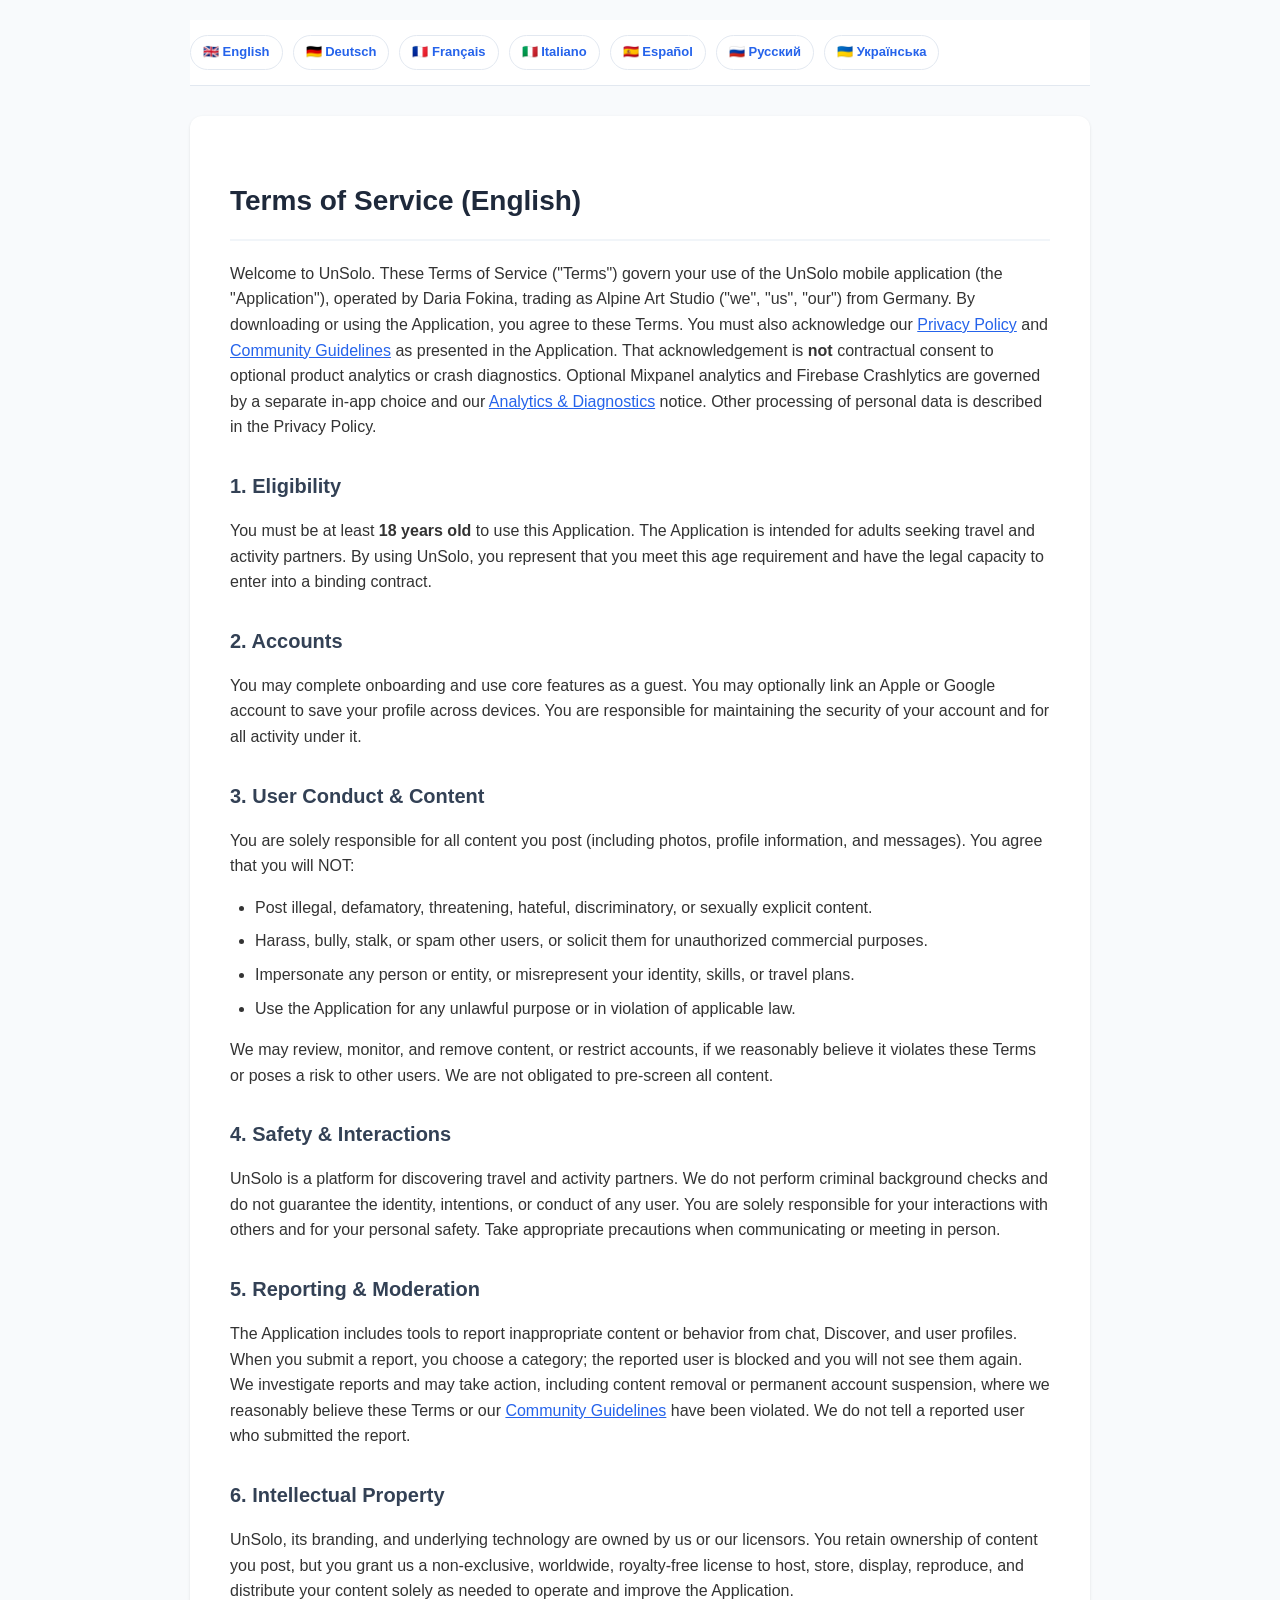
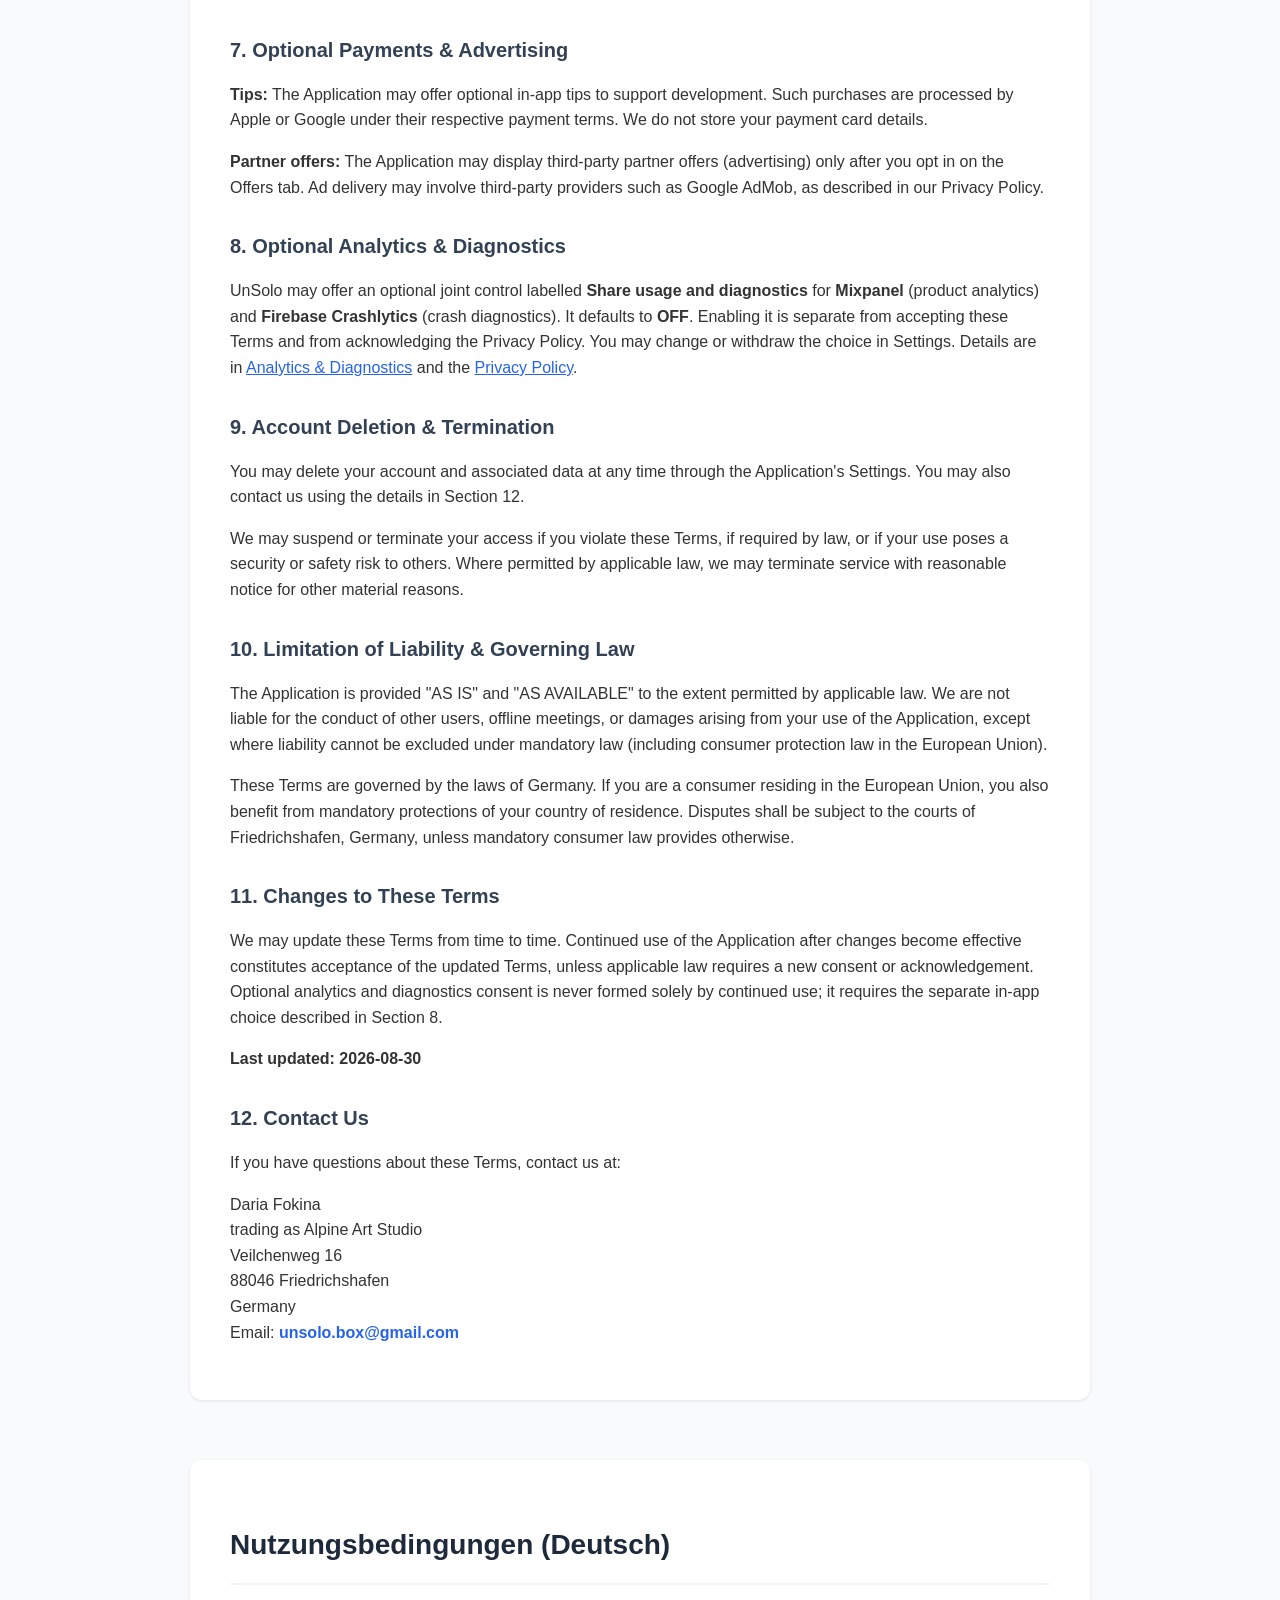
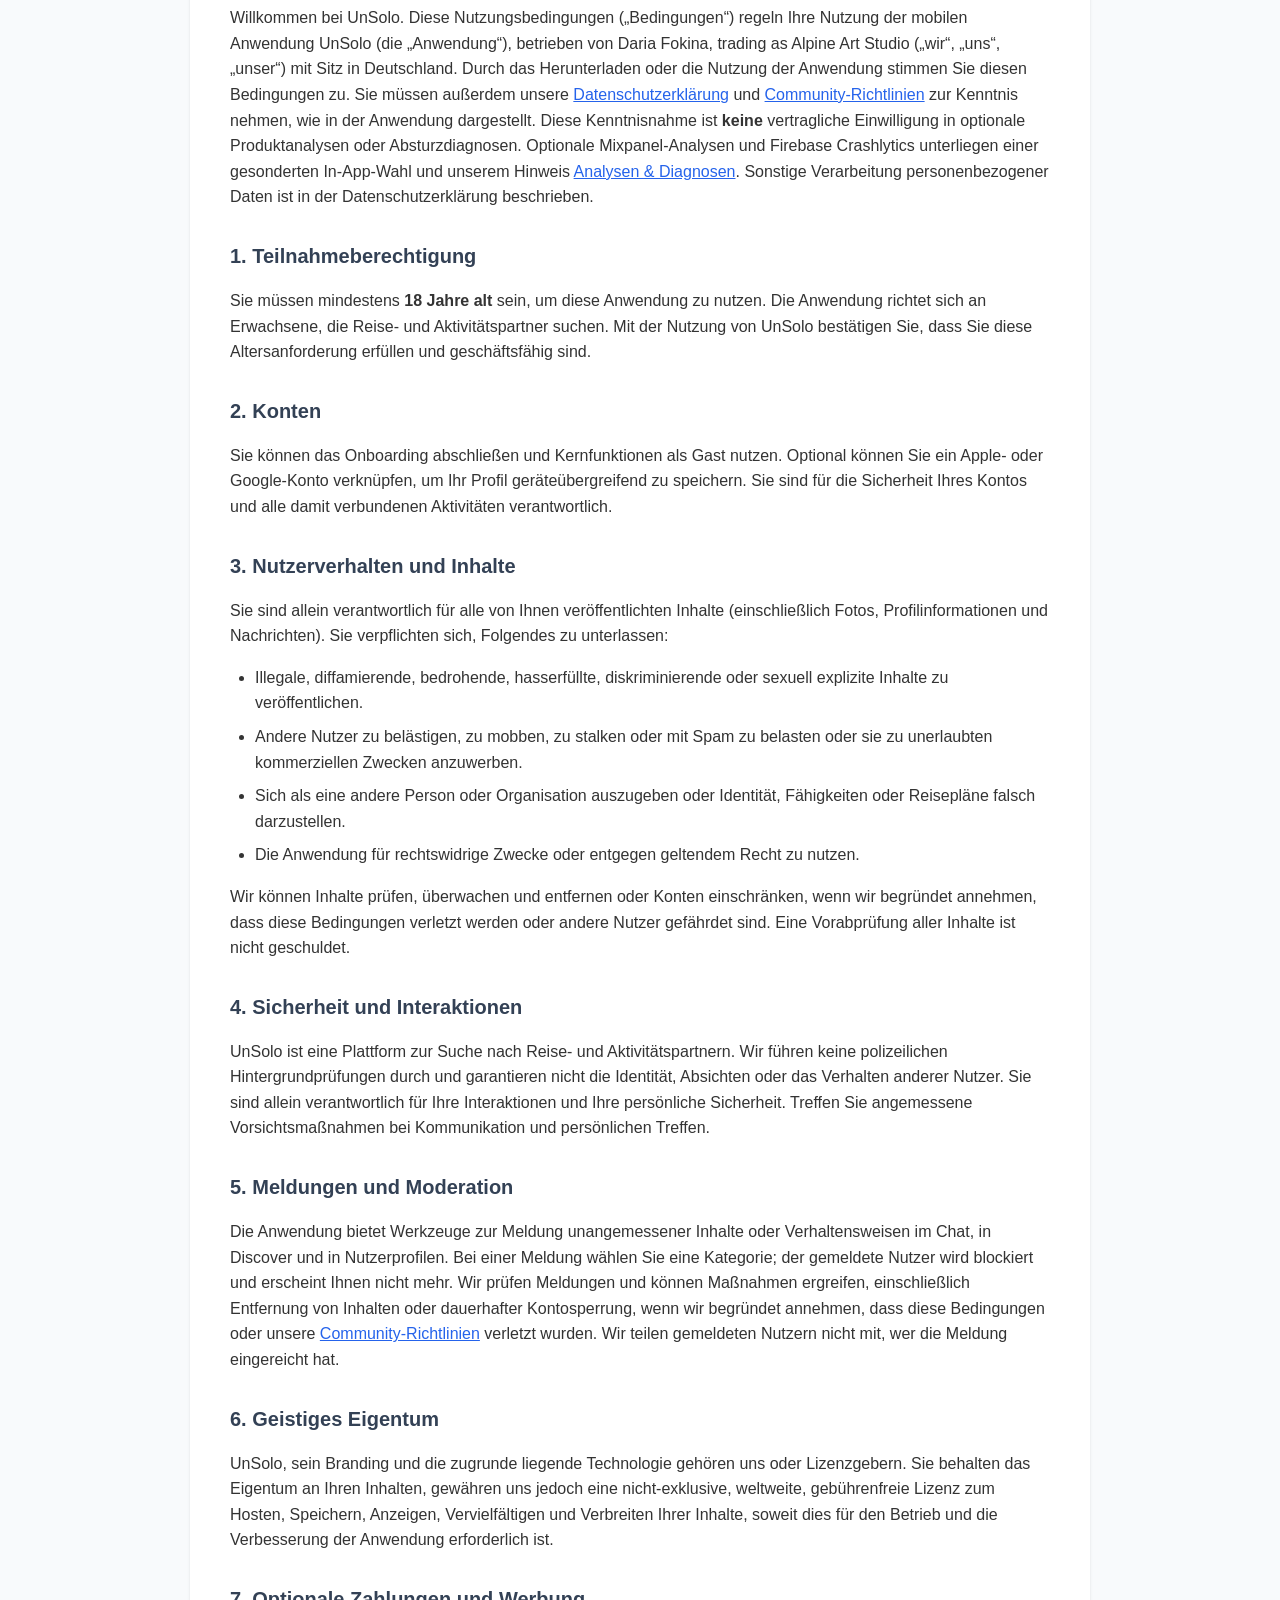
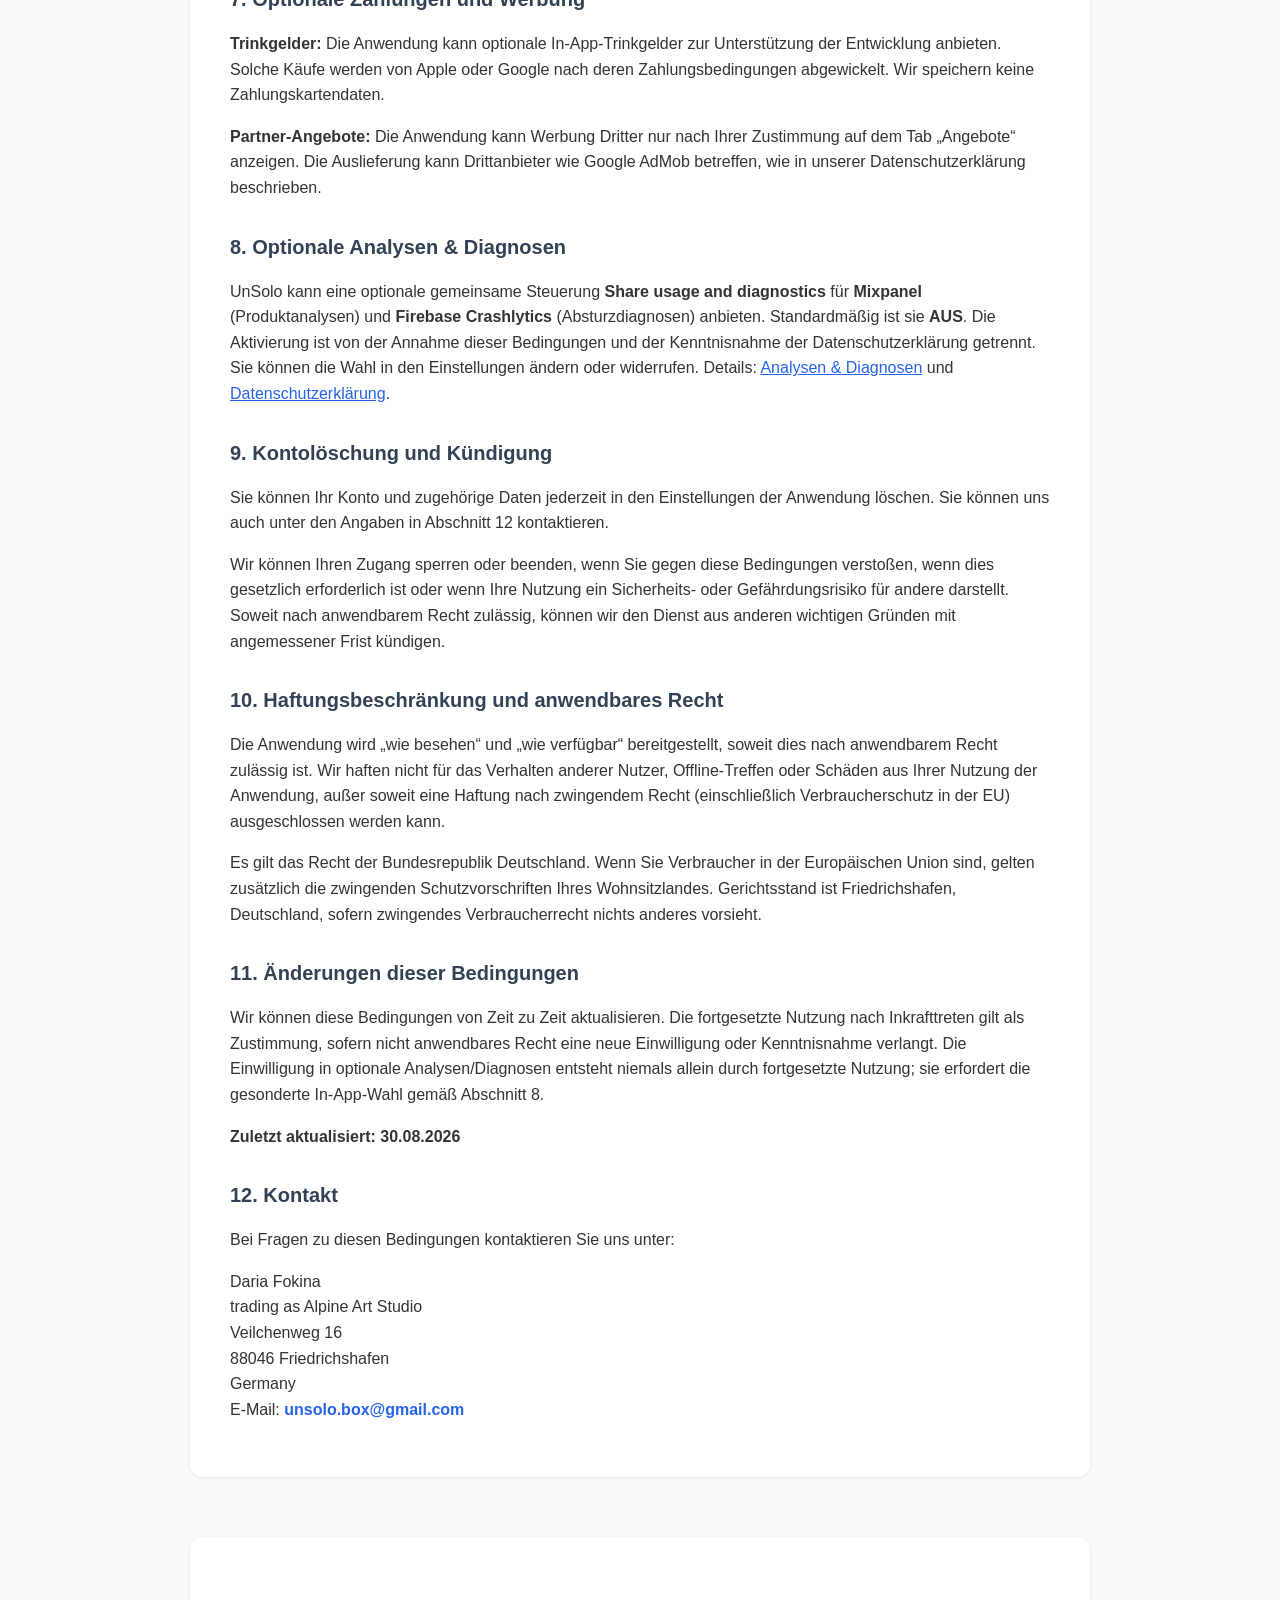
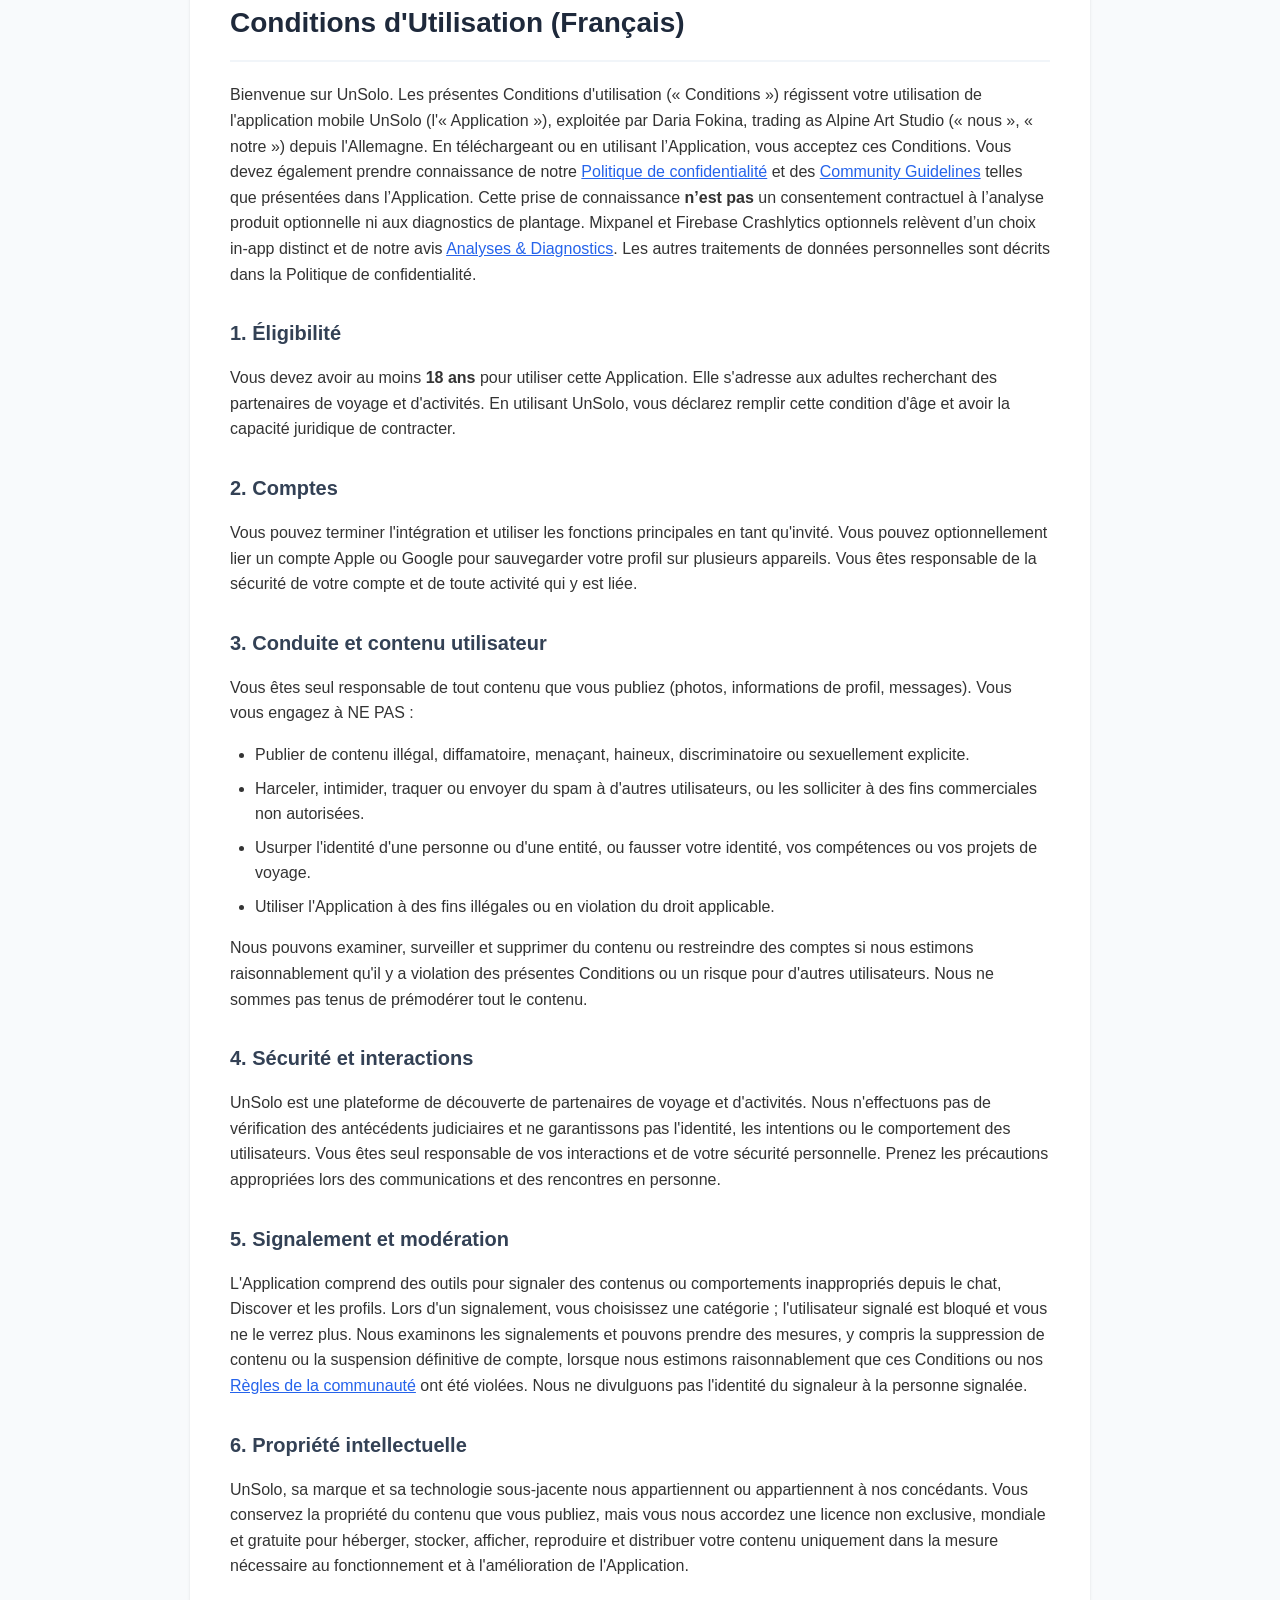
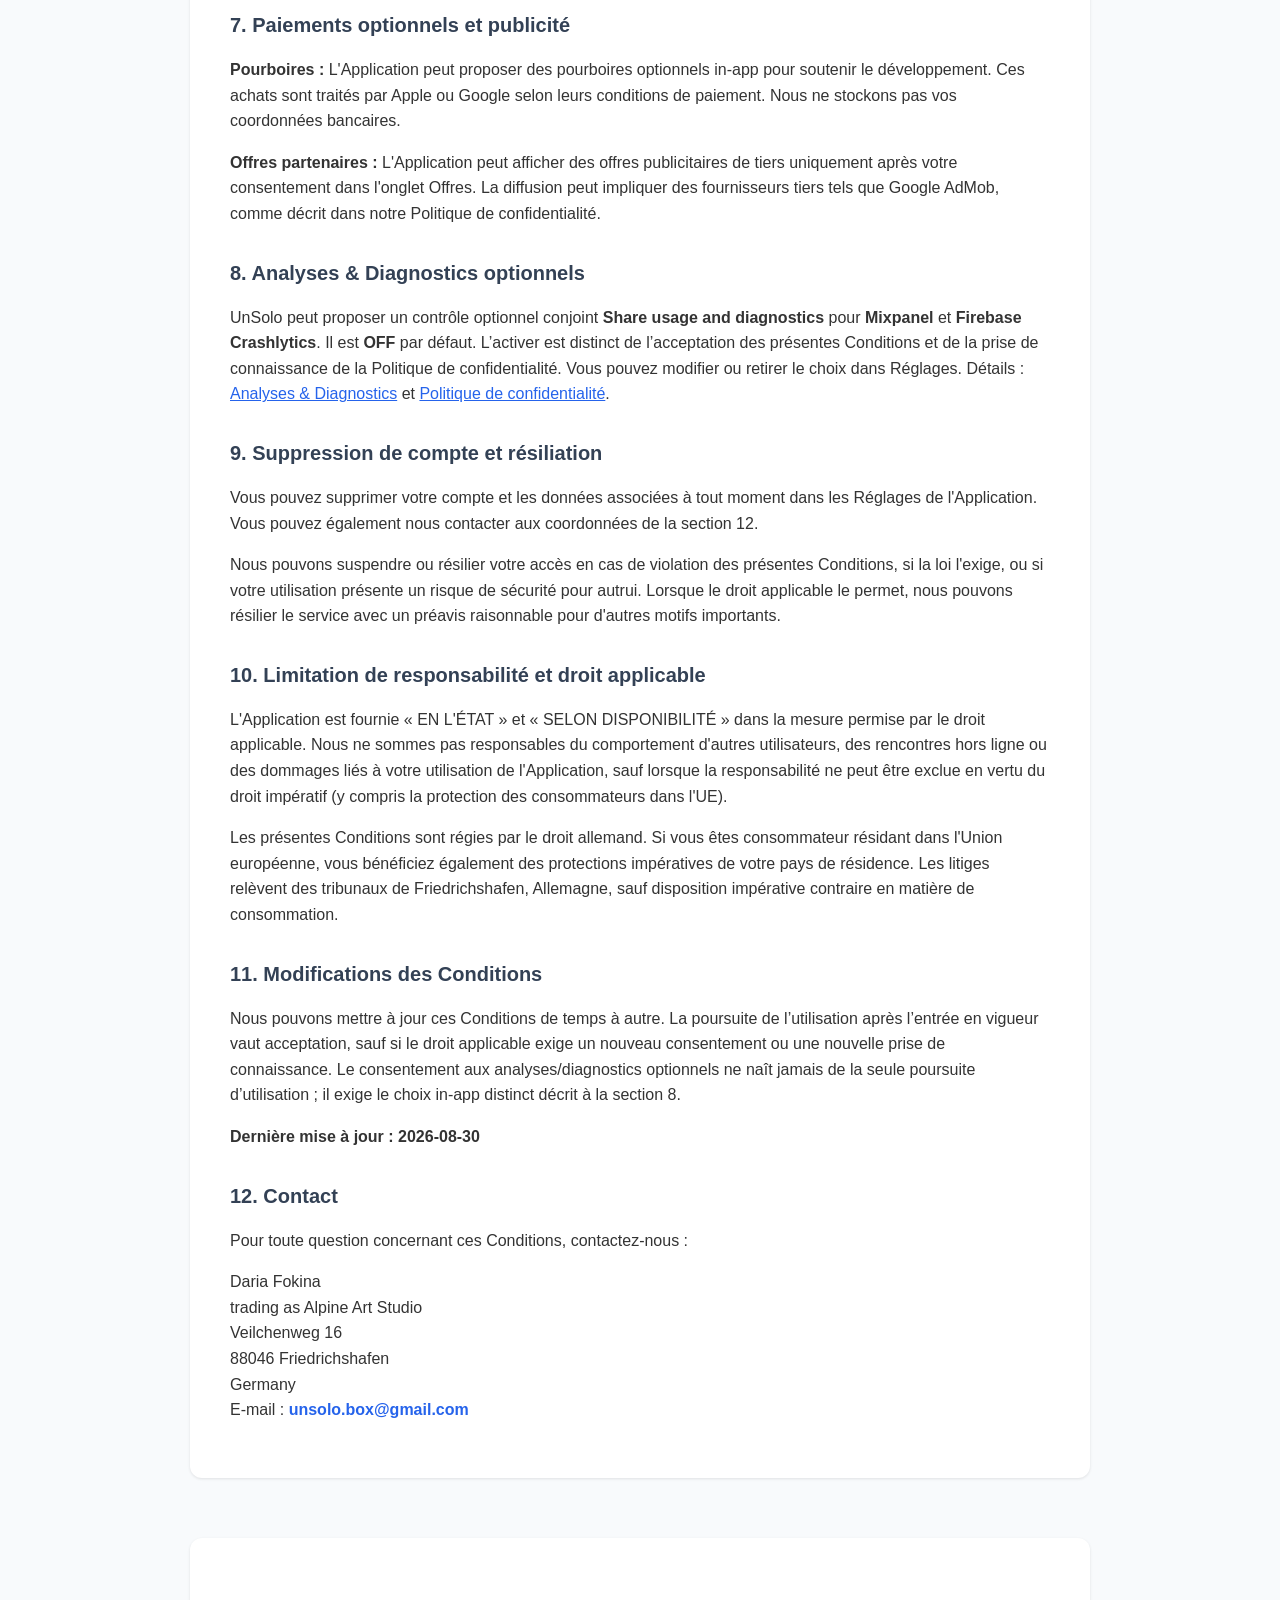
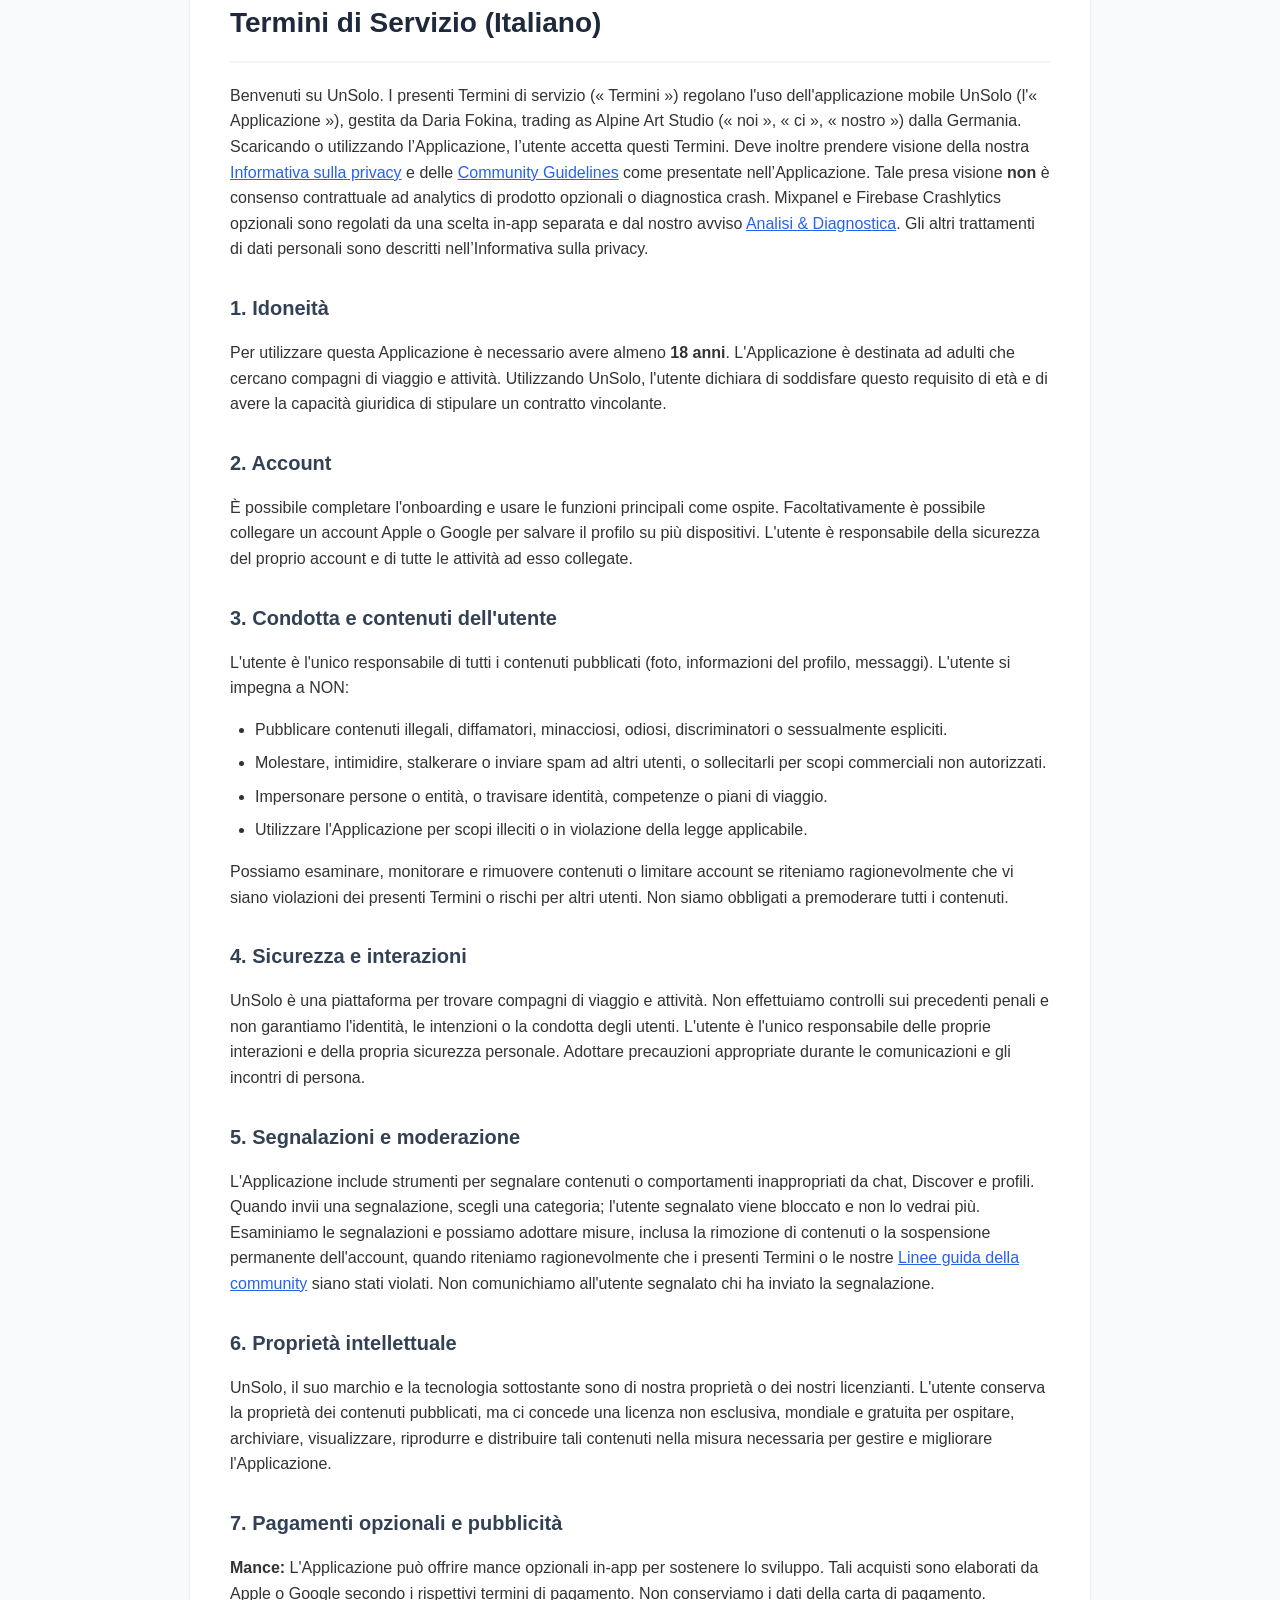
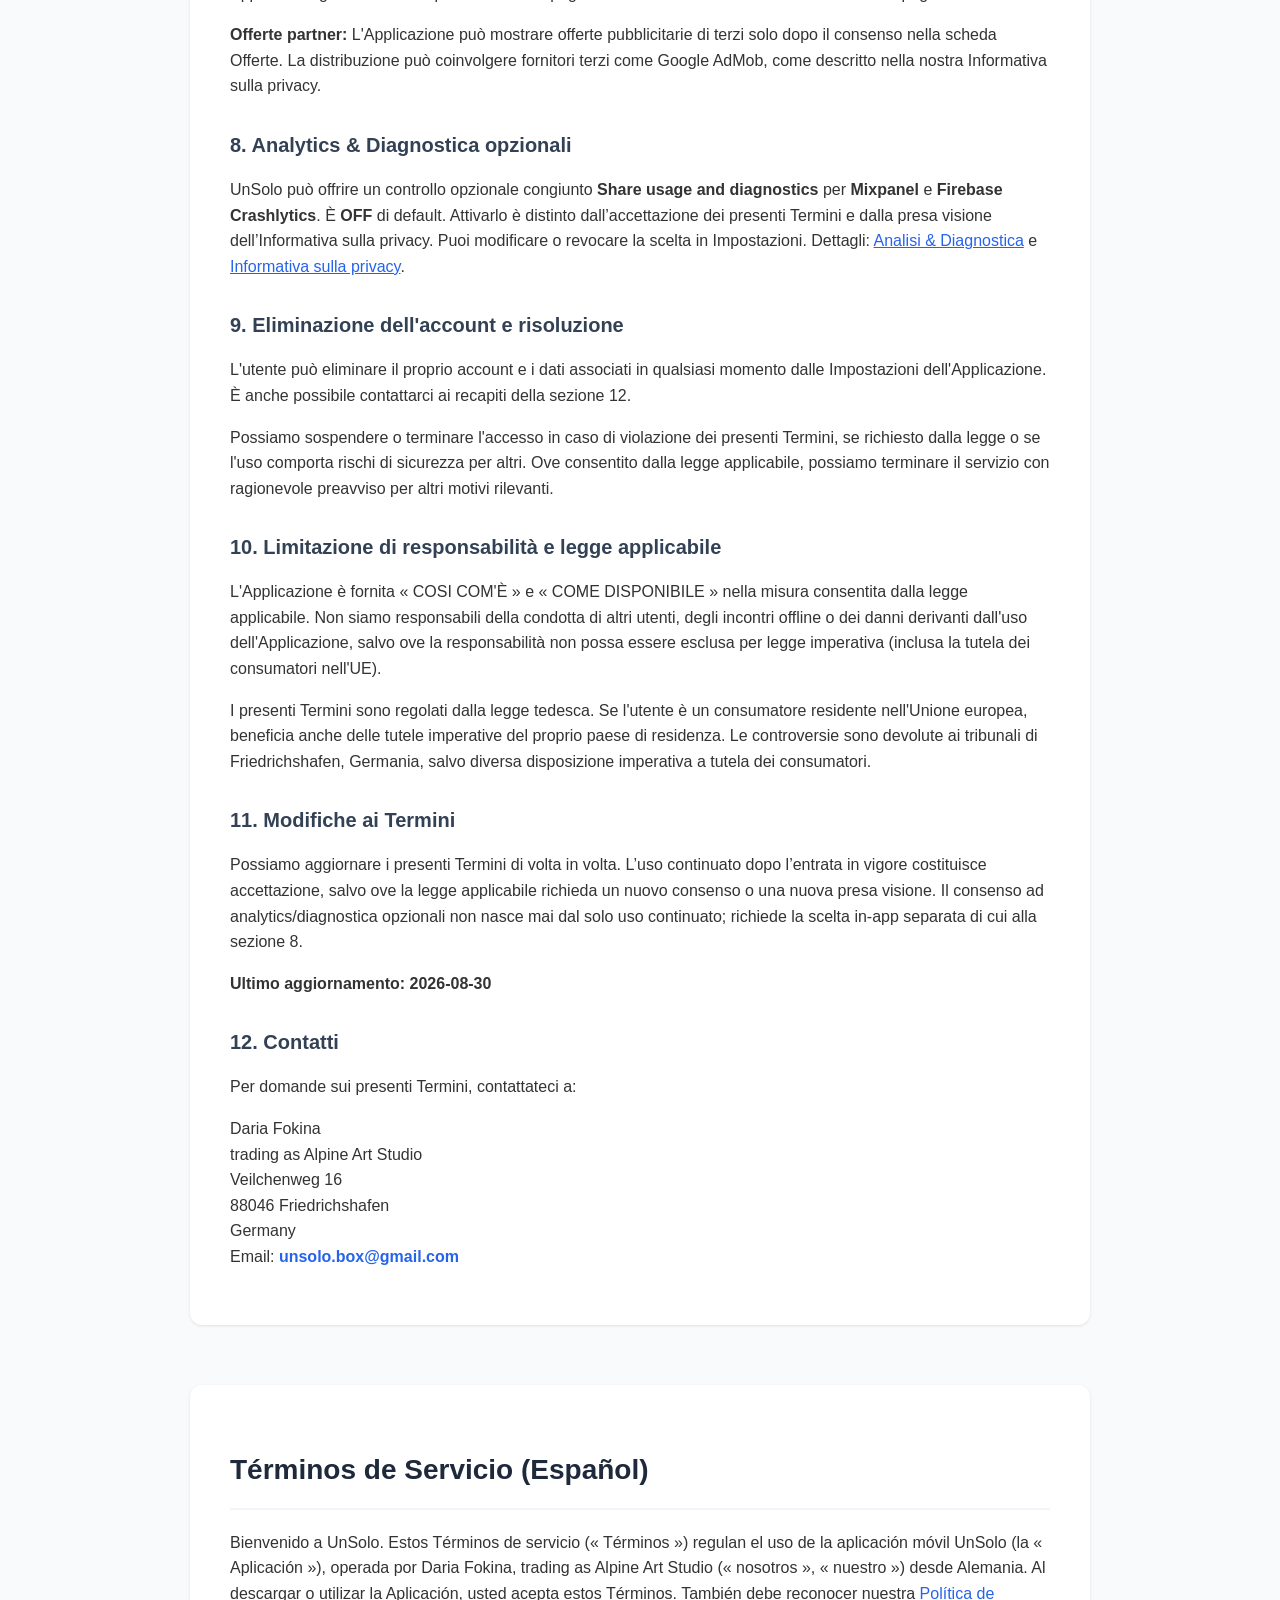
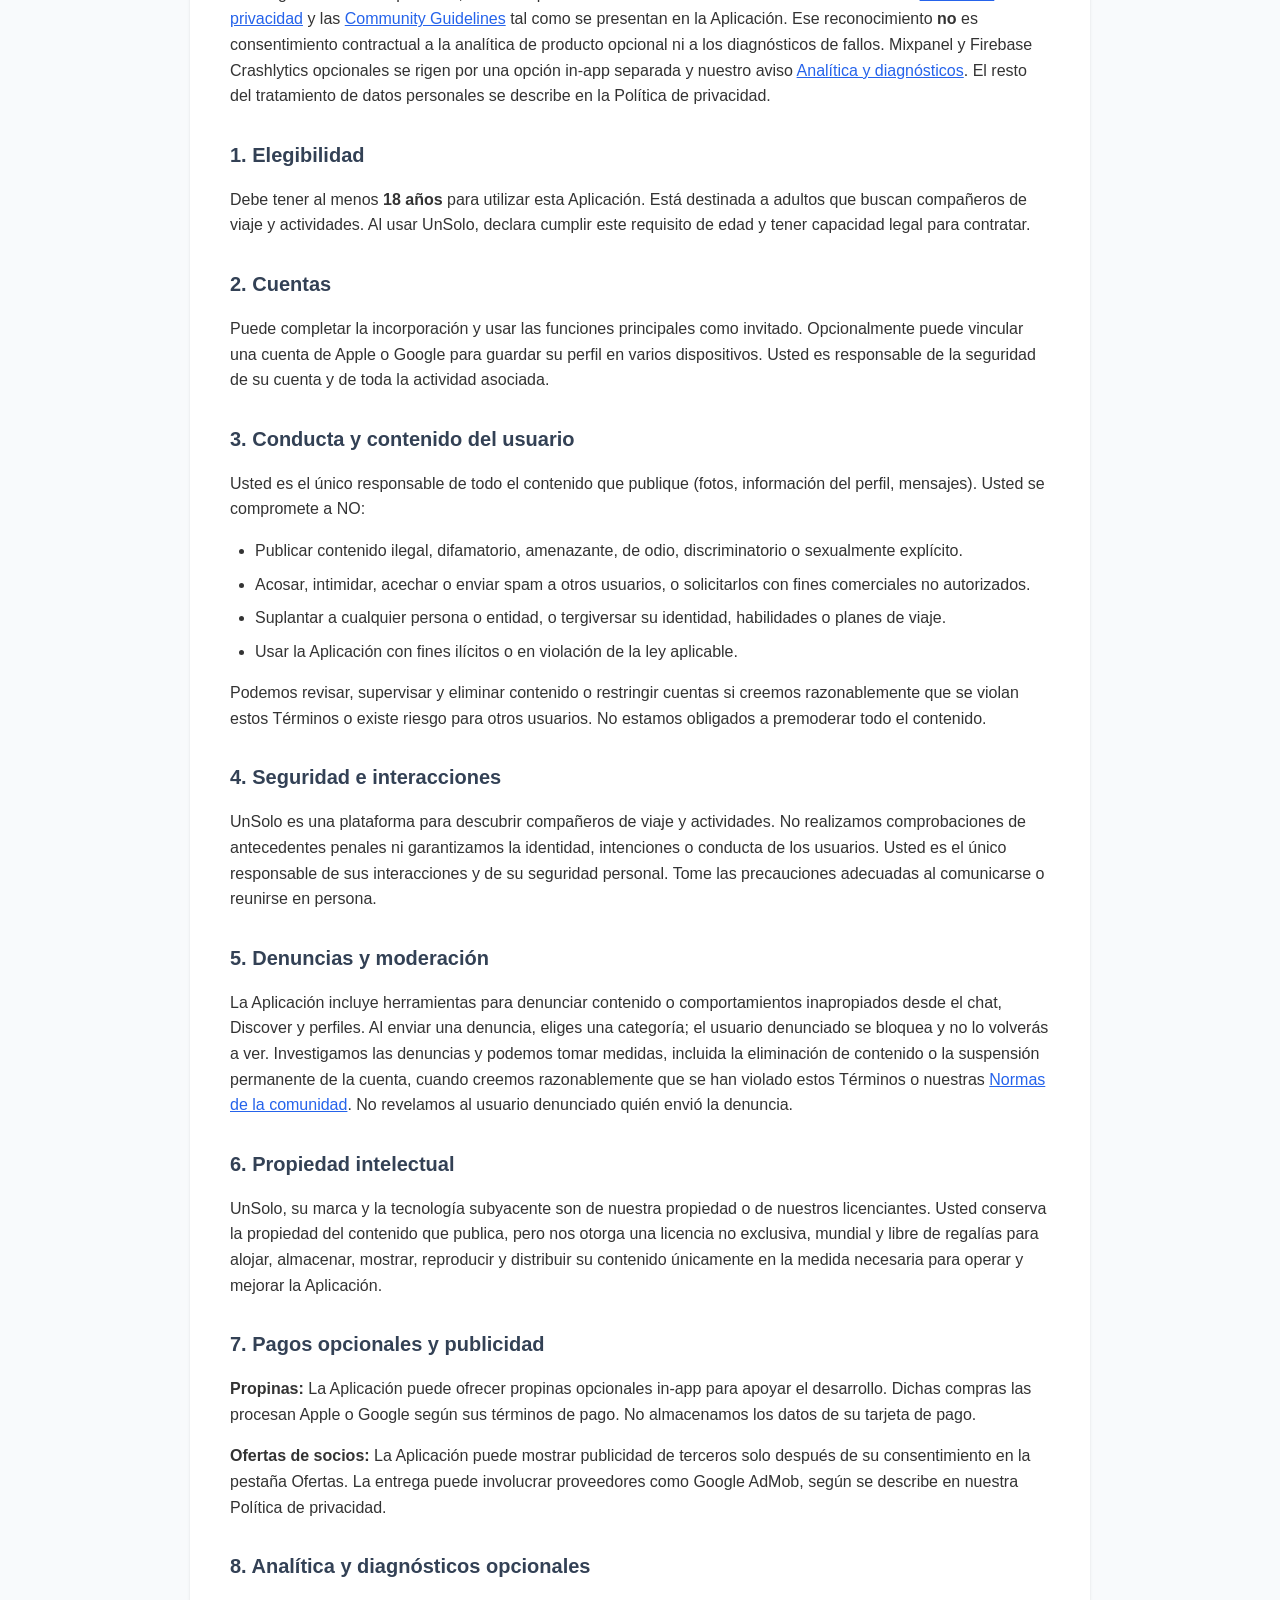
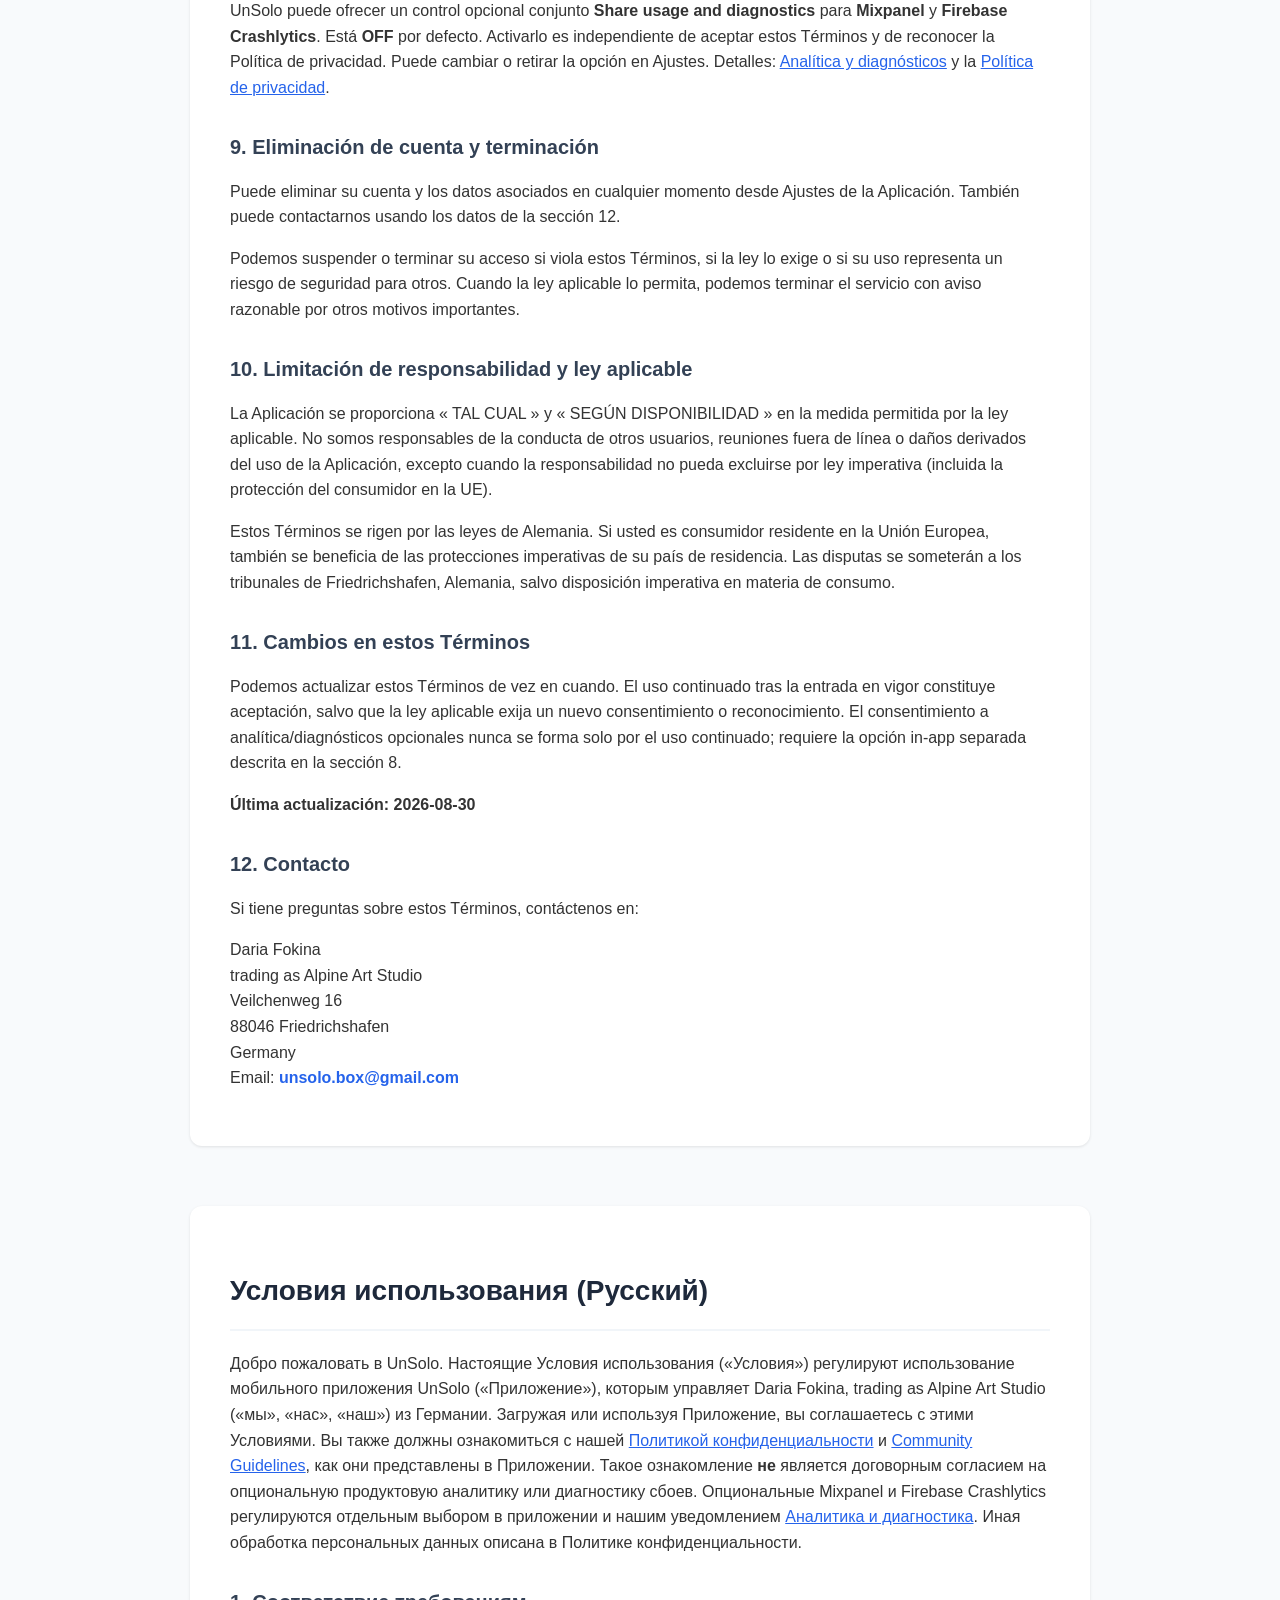
<file: docs/unsolo/legal/terms.html>
<!DOCTYPE html>
<html lang="en">
<head>
    <meta charset="UTF-8">
    <meta name="viewport" content="width=device-width, initial-scale=1.0">
    <title>UnSolo - Terms of Service</title>
    <style>
        html { scroll-padding-top: 7.5rem; }
        body { font-family: -apple-system, sans-serif; line-height: 1.6; color: #333; max-width: 900px; margin: 0 auto; padding: 20px; scroll-behavior: smooth; background-color: #f8fafc; }
        nav { position: sticky; top: 0; background: rgba(255,255,255,0.95); padding: 15px 0; border-bottom: 1px solid #e2e8f0; margin-bottom: 30px; display: flex; flex-wrap: wrap; gap: 10px; z-index: 100; backdrop-filter: blur(5px); }
        nav a { text-decoration: none; color: #2563eb; font-weight: 600; font-size: 13px; padding: 6px 12px; border: 1px solid #e2e8f0; border-radius: 20px; transition: all 0.2s; }
        nav a:hover { background: #2563eb; color: white; border-color: #2563eb; }
        section { background: white; padding: 40px; border-radius: 12px; box-shadow: 0 1px 3px rgba(0,0,0,0.1); margin-bottom: 60px; }
        h1 { color: #1e293b; font-size: 28px; border-bottom: 2px solid #f1f5f9; padding-bottom: 15px; margin-bottom: 20px; }
        section[id] { scroll-margin-top: 7.5rem; }
        h2 { color: #334155; font-size: 20px; margin-top: 30px; margin-bottom: 15px; }
        p { margin-bottom: 15px; }
        ul { padding-left: 25px; margin-bottom: 15px; }
        li { margin-bottom: 8px; }
        .email { color: #2563eb; font-weight: bold; }
        footer { text-align: center; color: #94a3b8; font-size: 12px; margin-bottom: 40px; }
        .bold { font-weight: bold; }
        a { color: #2563eb; }
    </style>
</head>
<body>

    <nav>
        <a href="#en">🇬🇧 English</a>
        <a href="#de">🇩🇪 Deutsch</a>
        <a href="#fr">🇫🇷 Français</a>
        <a href="#it">🇮🇹 Italiano</a>
        <a href="#es">🇪🇸 Español</a>
        <a href="#ru">🇷🇺 Русский</a>
        <a href="#uk">🇺🇦 Українська</a>
    </nav>

    <section id="en">
        <h1>Terms of Service (English)</h1>
        <p>Welcome to UnSolo. These Terms of Service ("Terms") govern your use of the UnSolo mobile application (the "Application"), operated by Daria Fokina, trading as Alpine Art Studio ("we", "us", "our") from Germany. By downloading or using the Application, you agree to these Terms. You must also acknowledge our <a href="privacy.html">Privacy Policy</a> and <a href="community-guidelines.html">Community Guidelines</a> as presented in the Application. That acknowledgement is <span class="bold">not</span> contractual consent to optional product analytics or crash diagnostics. Optional Mixpanel analytics and Firebase Crashlytics are governed by a separate in-app choice and our <a href="analytics-and-diagnostics.html">Analytics &amp; Diagnostics</a> notice. Other processing of personal data is described in the Privacy Policy.</p>

        <h2>1. Eligibility</h2>
        <p>You must be at least <span class="bold">18 years old</span> to use this Application. The Application is intended for adults seeking travel and activity partners. By using UnSolo, you represent that you meet this age requirement and have the legal capacity to enter into a binding contract.</p>

        <h2>2. Accounts</h2>
        <p>You may complete onboarding and use core features as a guest. You may optionally link an Apple or Google account to save your profile across devices. You are responsible for maintaining the security of your account and for all activity under it.</p>

        <h2>3. User Conduct &amp; Content</h2>
        <p>You are solely responsible for all content you post (including photos, profile information, and messages). You agree that you will NOT:</p>
        <ul>
            <li>Post illegal, defamatory, threatening, hateful, discriminatory, or sexually explicit content.</li>
            <li>Harass, bully, stalk, or spam other users, or solicit them for unauthorized commercial purposes.</li>
            <li>Impersonate any person or entity, or misrepresent your identity, skills, or travel plans.</li>
            <li>Use the Application for any unlawful purpose or in violation of applicable law.</li>
        </ul>
        <p>We may review, monitor, and remove content, or restrict accounts, if we reasonably believe it violates these Terms or poses a risk to other users. We are not obligated to pre-screen all content.</p>

        <h2>4. Safety &amp; Interactions</h2>
        <p>UnSolo is a platform for discovering travel and activity partners. We do not perform criminal background checks and do not guarantee the identity, intentions, or conduct of any user. You are solely responsible for your interactions with others and for your personal safety. Take appropriate precautions when communicating or meeting in person.</p>

        <h2>5. Reporting &amp; Moderation</h2>
        <p>The Application includes tools to report inappropriate content or behavior from chat, Discover, and user profiles. When you submit a report, you choose a category; the reported user is blocked and you will not see them again. We investigate reports and may take action, including content removal or permanent account suspension, where we reasonably believe these Terms or our <a href="community-guidelines.html">Community Guidelines</a> have been violated. We do not tell a reported user who submitted the report.</p>

        <h2>6. Intellectual Property</h2>
        <p>UnSolo, its branding, and underlying technology are owned by us or our licensors. You retain ownership of content you post, but you grant us a non-exclusive, worldwide, royalty-free license to host, store, display, reproduce, and distribute your content solely as needed to operate and improve the Application.</p>

        <h2>7. Optional Payments &amp; Advertising</h2>
        <p><span class="bold">Tips:</span> The Application may offer optional in-app tips to support development. Such purchases are processed by Apple or Google under their respective payment terms. We do not store your payment card details.</p>
        <p><span class="bold">Partner offers:</span> The Application may display third-party partner offers (advertising) only after you opt in on the Offers tab. Ad delivery may involve third-party providers such as Google AdMob, as described in our Privacy Policy.</p>

        <h2>8. Optional Analytics &amp; Diagnostics</h2>
        <p>UnSolo may offer an optional joint control labelled <span class="bold">Share usage and diagnostics</span> for <span class="bold">Mixpanel</span> (product analytics) and <span class="bold">Firebase Crashlytics</span> (crash diagnostics). It defaults to <span class="bold">OFF</span>. Enabling it is separate from accepting these Terms and from acknowledging the Privacy Policy. You may change or withdraw the choice in Settings. Details are in <a href="analytics-and-diagnostics.html">Analytics &amp; Diagnostics</a> and the <a href="privacy.html">Privacy Policy</a>.</p>

        <h2>9. Account Deletion &amp; Termination</h2>
        <p>You may delete your account and associated data at any time through the Application's Settings. You may also contact us using the details in Section 12.</p>
        <p>We may suspend or terminate your access if you violate these Terms, if required by law, or if your use poses a security or safety risk to others. Where permitted by applicable law, we may terminate service with reasonable notice for other material reasons.</p>

        <h2>10. Limitation of Liability &amp; Governing Law</h2>
        <p>The Application is provided "AS IS" and "AS AVAILABLE" to the extent permitted by applicable law. We are not liable for the conduct of other users, offline meetings, or damages arising from your use of the Application, except where liability cannot be excluded under mandatory law (including consumer protection law in the European Union).</p>
        <p>These Terms are governed by the laws of Germany. If you are a consumer residing in the European Union, you also benefit from mandatory protections of your country of residence. Disputes shall be subject to the courts of Friedrichshafen, Germany, unless mandatory consumer law provides otherwise.</p>

        <h2>11. Changes to These Terms</h2>
        <p>We may update these Terms from time to time. Continued use of the Application after changes become effective constitutes acceptance of the updated Terms, unless applicable law requires a new consent or acknowledgement. Optional analytics and diagnostics consent is never formed solely by continued use; it requires the separate in-app choice described in Section 8.</p>
        <p><span class="bold">Last updated: 2026-08-30</span></p>

        <h2>12. Contact Us</h2>
        <p>If you have questions about these Terms, contact us at:</p>
        <p>Daria Fokina<br>
        trading as Alpine Art Studio<br>
        Veilchenweg 16<br>
        88046 Friedrichshafen<br>
        Germany<br>
        Email: <span class="email">unsolo.box@gmail.com</span></p>
    </section>

    <section id="de">
        <h1>Nutzungsbedingungen (Deutsch)</h1>
        <p>Willkommen bei UnSolo. Diese Nutzungsbedingungen („Bedingungen“) regeln Ihre Nutzung der mobilen Anwendung UnSolo (die „Anwendung“), betrieben von Daria Fokina, trading as Alpine Art Studio („wir“, „uns“, „unser“) mit Sitz in Deutschland. Durch das Herunterladen oder die Nutzung der Anwendung stimmen Sie diesen Bedingungen zu. Sie müssen außerdem unsere <a href="privacy.html">Datenschutzerklärung</a> und <a href="community-guidelines.html">Community-Richtlinien</a> zur Kenntnis nehmen, wie in der Anwendung dargestellt. Diese Kenntnisnahme ist <span class="bold">keine</span> vertragliche Einwilligung in optionale Produktanalysen oder Absturzdiagnosen. Optionale Mixpanel-Analysen und Firebase Crashlytics unterliegen einer gesonderten In-App-Wahl und unserem Hinweis <a href="analytics-and-diagnostics.html">Analysen &amp; Diagnosen</a>. Sonstige Verarbeitung personenbezogener Daten ist in der Datenschutzerklärung beschrieben.</p>

        <h2>1. Teilnahmeberechtigung</h2>
        <p>Sie müssen mindestens <span class="bold">18 Jahre alt</span> sein, um diese Anwendung zu nutzen. Die Anwendung richtet sich an Erwachsene, die Reise- und Aktivitätspartner suchen. Mit der Nutzung von UnSolo bestätigen Sie, dass Sie diese Altersanforderung erfüllen und geschäftsfähig sind.</p>

        <h2>2. Konten</h2>
        <p>Sie können das Onboarding abschließen und Kernfunktionen als Gast nutzen. Optional können Sie ein Apple- oder Google-Konto verknüpfen, um Ihr Profil geräteübergreifend zu speichern. Sie sind für die Sicherheit Ihres Kontos und alle damit verbundenen Aktivitäten verantwortlich.</p>

        <h2>3. Nutzerverhalten und Inhalte</h2>
        <p>Sie sind allein verantwortlich für alle von Ihnen veröffentlichten Inhalte (einschließlich Fotos, Profilinformationen und Nachrichten). Sie verpflichten sich, Folgendes zu unterlassen:</p>
        <ul>
            <li>Illegale, diffamierende, bedrohende, hasserfüllte, diskriminierende oder sexuell explizite Inhalte zu veröffentlichen.</li>
            <li>Andere Nutzer zu belästigen, zu mobben, zu stalken oder mit Spam zu belasten oder sie zu unerlaubten kommerziellen Zwecken anzuwerben.</li>
            <li>Sich als eine andere Person oder Organisation auszugeben oder Identität, Fähigkeiten oder Reisepläne falsch darzustellen.</li>
            <li>Die Anwendung für rechtswidrige Zwecke oder entgegen geltendem Recht zu nutzen.</li>
        </ul>
        <p>Wir können Inhalte prüfen, überwachen und entfernen oder Konten einschränken, wenn wir begründet annehmen, dass diese Bedingungen verletzt werden oder andere Nutzer gefährdet sind. Eine Vorabprüfung aller Inhalte ist nicht geschuldet.</p>

        <h2>4. Sicherheit und Interaktionen</h2>
        <p>UnSolo ist eine Plattform zur Suche nach Reise- und Aktivitätspartnern. Wir führen keine polizeilichen Hintergrundprüfungen durch und garantieren nicht die Identität, Absichten oder das Verhalten anderer Nutzer. Sie sind allein verantwortlich für Ihre Interaktionen und Ihre persönliche Sicherheit. Treffen Sie angemessene Vorsichtsmaßnahmen bei Kommunikation und persönlichen Treffen.</p>

        <h2>5. Meldungen und Moderation</h2>
        <p>Die Anwendung bietet Werkzeuge zur Meldung unangemessener Inhalte oder Verhaltensweisen im Chat, in Discover und in Nutzerprofilen. Bei einer Meldung wählen Sie eine Kategorie; der gemeldete Nutzer wird blockiert und erscheint Ihnen nicht mehr. Wir prüfen Meldungen und können Maßnahmen ergreifen, einschließlich Entfernung von Inhalten oder dauerhafter Kontosperrung, wenn wir begründet annehmen, dass diese Bedingungen oder unsere <a href="community-guidelines.html">Community-Richtlinien</a> verletzt wurden. Wir teilen gemeldeten Nutzern nicht mit, wer die Meldung eingereicht hat.</p>

        <h2>6. Geistiges Eigentum</h2>
        <p>UnSolo, sein Branding und die zugrunde liegende Technologie gehören uns oder Lizenzgebern. Sie behalten das Eigentum an Ihren Inhalten, gewähren uns jedoch eine nicht-exklusive, weltweite, gebührenfreie Lizenz zum Hosten, Speichern, Anzeigen, Vervielfältigen und Verbreiten Ihrer Inhalte, soweit dies für den Betrieb und die Verbesserung der Anwendung erforderlich ist.</p>

        <h2>7. Optionale Zahlungen und Werbung</h2>
        <p><span class="bold">Trinkgelder:</span> Die Anwendung kann optionale In-App-Trinkgelder zur Unterstützung der Entwicklung anbieten. Solche Käufe werden von Apple oder Google nach deren Zahlungsbedingungen abgewickelt. Wir speichern keine Zahlungskartendaten.</p>
        <p><span class="bold">Partner-Angebote:</span> Die Anwendung kann Werbung Dritter nur nach Ihrer Zustimmung auf dem Tab „Angebote“ anzeigen. Die Auslieferung kann Drittanbieter wie Google AdMob betreffen, wie in unserer Datenschutzerklärung beschrieben.</p>

        <h2>8. Optionale Analysen &amp; Diagnosen</h2>
        <p>UnSolo kann eine optionale gemeinsame Steuerung <span class="bold">Share usage and diagnostics</span> für <span class="bold">Mixpanel</span> (Produktanalysen) und <span class="bold">Firebase Crashlytics</span> (Absturzdiagnosen) anbieten. Standardmäßig ist sie <span class="bold">AUS</span>. Die Aktivierung ist von der Annahme dieser Bedingungen und der Kenntnisnahme der Datenschutzerklärung getrennt. Sie können die Wahl in den Einstellungen ändern oder widerrufen. Details: <a href="analytics-and-diagnostics.html">Analysen &amp; Diagnosen</a> und <a href="privacy.html">Datenschutzerklärung</a>.</p>

        <h2>9. Kontolöschung und Kündigung</h2>
        <p>Sie können Ihr Konto und zugehörige Daten jederzeit in den Einstellungen der Anwendung löschen. Sie können uns auch unter den Angaben in Abschnitt 12 kontaktieren.</p>
        <p>Wir können Ihren Zugang sperren oder beenden, wenn Sie gegen diese Bedingungen verstoßen, wenn dies gesetzlich erforderlich ist oder wenn Ihre Nutzung ein Sicherheits- oder Gefährdungsrisiko für andere darstellt. Soweit nach anwendbarem Recht zulässig, können wir den Dienst aus anderen wichtigen Gründen mit angemessener Frist kündigen.</p>

        <h2>10. Haftungsbeschränkung und anwendbares Recht</h2>
        <p>Die Anwendung wird „wie besehen“ und „wie verfügbar“ bereitgestellt, soweit dies nach anwendbarem Recht zulässig ist. Wir haften nicht für das Verhalten anderer Nutzer, Offline-Treffen oder Schäden aus Ihrer Nutzung der Anwendung, außer soweit eine Haftung nach zwingendem Recht (einschließlich Verbraucherschutz in der EU) ausgeschlossen werden kann.</p>
        <p>Es gilt das Recht der Bundesrepublik Deutschland. Wenn Sie Verbraucher in der Europäischen Union sind, gelten zusätzlich die zwingenden Schutzvorschriften Ihres Wohnsitzlandes. Gerichtsstand ist Friedrichshafen, Deutschland, sofern zwingendes Verbraucherrecht nichts anderes vorsieht.</p>

        <h2>11. Änderungen dieser Bedingungen</h2>
        <p>Wir können diese Bedingungen von Zeit zu Zeit aktualisieren. Die fortgesetzte Nutzung nach Inkrafttreten gilt als Zustimmung, sofern nicht anwendbares Recht eine neue Einwilligung oder Kenntnisnahme verlangt. Die Einwilligung in optionale Analysen/Diagnosen entsteht niemals allein durch fortgesetzte Nutzung; sie erfordert die gesonderte In-App-Wahl gemäß Abschnitt 8.</p>
        <p><span class="bold">Zuletzt aktualisiert: 30.08.2026</span></p>

        <h2>12. Kontakt</h2>
        <p>Bei Fragen zu diesen Bedingungen kontaktieren Sie uns unter:</p>
        <p>Daria Fokina<br>
        trading as Alpine Art Studio<br>
        Veilchenweg 16<br>
        88046 Friedrichshafen<br>
        Germany<br>
        E-Mail: <span class="email">unsolo.box@gmail.com</span></p>
    </section>

    <section id="fr">
        <h1>Conditions d'Utilisation (Français)</h1>
        <p>Bienvenue sur UnSolo. Les présentes Conditions d'utilisation (« Conditions ») régissent votre utilisation de l'application mobile UnSolo (l'« Application »), exploitée par Daria Fokina, trading as Alpine Art Studio (« nous », « notre ») depuis l'Allemagne. En téléchargeant ou en utilisant l’Application, vous acceptez ces Conditions. Vous devez également prendre connaissance de notre <a href="privacy.html">Politique de confidentialité</a> et des <a href="community-guidelines.html">Community Guidelines</a> telles que présentées dans l’Application. Cette prise de connaissance <span class="bold">n’est pas</span> un consentement contractuel à l’analyse produit optionnelle ni aux diagnostics de plantage. Mixpanel et Firebase Crashlytics optionnels relèvent d’un choix in-app distinct et de notre avis <a href="analytics-and-diagnostics.html">Analyses &amp; Diagnostics</a>. Les autres traitements de données personnelles sont décrits dans la Politique de confidentialité.</p>

        <h2>1. Éligibilité</h2>
        <p>Vous devez avoir au moins <span class="bold">18 ans</span> pour utiliser cette Application. Elle s'adresse aux adultes recherchant des partenaires de voyage et d'activités. En utilisant UnSolo, vous déclarez remplir cette condition d'âge et avoir la capacité juridique de contracter.</p>

        <h2>2. Comptes</h2>
        <p>Vous pouvez terminer l'intégration et utiliser les fonctions principales en tant qu'invité. Vous pouvez optionnellement lier un compte Apple ou Google pour sauvegarder votre profil sur plusieurs appareils. Vous êtes responsable de la sécurité de votre compte et de toute activité qui y est liée.</p>

        <h2>3. Conduite et contenu utilisateur</h2>
        <p>Vous êtes seul responsable de tout contenu que vous publiez (photos, informations de profil, messages). Vous vous engagez à NE PAS :</p>
        <ul>
            <li>Publier de contenu illégal, diffamatoire, menaçant, haineux, discriminatoire ou sexuellement explicite.</li>
            <li>Harceler, intimider, traquer ou envoyer du spam à d'autres utilisateurs, ou les solliciter à des fins commerciales non autorisées.</li>
            <li>Usurper l'identité d'une personne ou d'une entité, ou fausser votre identité, vos compétences ou vos projets de voyage.</li>
            <li>Utiliser l'Application à des fins illégales ou en violation du droit applicable.</li>
        </ul>
        <p>Nous pouvons examiner, surveiller et supprimer du contenu ou restreindre des comptes si nous estimons raisonnablement qu'il y a violation des présentes Conditions ou un risque pour d'autres utilisateurs. Nous ne sommes pas tenus de prémodérer tout le contenu.</p>

        <h2>4. Sécurité et interactions</h2>
        <p>UnSolo est une plateforme de découverte de partenaires de voyage et d'activités. Nous n'effectuons pas de vérification des antécédents judiciaires et ne garantissons pas l'identité, les intentions ou le comportement des utilisateurs. Vous êtes seul responsable de vos interactions et de votre sécurité personnelle. Prenez les précautions appropriées lors des communications et des rencontres en personne.</p>

        <h2>5. Signalement et modération</h2>
        <p>L'Application comprend des outils pour signaler des contenus ou comportements inappropriés depuis le chat, Discover et les profils. Lors d'un signalement, vous choisissez une catégorie ; l'utilisateur signalé est bloqué et vous ne le verrez plus. Nous examinons les signalements et pouvons prendre des mesures, y compris la suppression de contenu ou la suspension définitive de compte, lorsque nous estimons raisonnablement que ces Conditions ou nos <a href="community-guidelines.html">Règles de la communauté</a> ont été violées. Nous ne divulguons pas l'identité du signaleur à la personne signalée.</p>

        <h2>6. Propriété intellectuelle</h2>
        <p>UnSolo, sa marque et sa technologie sous-jacente nous appartiennent ou appartiennent à nos concédants. Vous conservez la propriété du contenu que vous publiez, mais vous nous accordez une licence non exclusive, mondiale et gratuite pour héberger, stocker, afficher, reproduire et distribuer votre contenu uniquement dans la mesure nécessaire au fonctionnement et à l'amélioration de l'Application.</p>

        <h2>7. Paiements optionnels et publicité</h2>
        <p><span class="bold">Pourboires :</span> L'Application peut proposer des pourboires optionnels in-app pour soutenir le développement. Ces achats sont traités par Apple ou Google selon leurs conditions de paiement. Nous ne stockons pas vos coordonnées bancaires.</p>
        <p><span class="bold">Offres partenaires :</span> L'Application peut afficher des offres publicitaires de tiers uniquement après votre consentement dans l'onglet Offres. La diffusion peut impliquer des fournisseurs tiers tels que Google AdMob, comme décrit dans notre Politique de confidentialité.</p>

        <h2>8. Analyses &amp; Diagnostics optionnels</h2>
        <p>UnSolo peut proposer un contrôle optionnel conjoint <span class="bold">Share usage and diagnostics</span> pour <span class="bold">Mixpanel</span> et <span class="bold">Firebase Crashlytics</span>. Il est <span class="bold">OFF</span> par défaut. L’activer est distinct de l’acceptation des présentes Conditions et de la prise de connaissance de la Politique de confidentialité. Vous pouvez modifier ou retirer le choix dans Réglages. Détails : <a href="analytics-and-diagnostics.html">Analyses &amp; Diagnostics</a> et <a href="privacy.html">Politique de confidentialité</a>.</p>

        <h2>9. Suppression de compte et résiliation</h2>
        <p>Vous pouvez supprimer votre compte et les données associées à tout moment dans les Réglages de l'Application. Vous pouvez également nous contacter aux coordonnées de la section 12.</p>
        <p>Nous pouvons suspendre ou résilier votre accès en cas de violation des présentes Conditions, si la loi l'exige, ou si votre utilisation présente un risque de sécurité pour autrui. Lorsque le droit applicable le permet, nous pouvons résilier le service avec un préavis raisonnable pour d'autres motifs importants.</p>

        <h2>10. Limitation de responsabilité et droit applicable</h2>
        <p>L'Application est fournie « EN L'ÉTAT » et « SELON DISPONIBILITÉ » dans la mesure permise par le droit applicable. Nous ne sommes pas responsables du comportement d'autres utilisateurs, des rencontres hors ligne ou des dommages liés à votre utilisation de l'Application, sauf lorsque la responsabilité ne peut être exclue en vertu du droit impératif (y compris la protection des consommateurs dans l'UE).</p>
        <p>Les présentes Conditions sont régies par le droit allemand. Si vous êtes consommateur résidant dans l'Union européenne, vous bénéficiez également des protections impératives de votre pays de résidence. Les litiges relèvent des tribunaux de Friedrichshafen, Allemagne, sauf disposition impérative contraire en matière de consommation.</p>

        <h2>11. Modifications des Conditions</h2>
        <p>Nous pouvons mettre à jour ces Conditions de temps à autre. La poursuite de l’utilisation après l’entrée en vigueur vaut acceptation, sauf si le droit applicable exige un nouveau consentement ou une nouvelle prise de connaissance. Le consentement aux analyses/diagnostics optionnels ne naît jamais de la seule poursuite d’utilisation ; il exige le choix in-app distinct décrit à la section 8.</p>
        <p><span class="bold">Dernière mise à jour : 2026-08-30</span></p>

        <h2>12. Contact</h2>
        <p>Pour toute question concernant ces Conditions, contactez-nous :</p>
        <p>Daria Fokina<br>
        trading as Alpine Art Studio<br>
        Veilchenweg 16<br>
        88046 Friedrichshafen<br>
        Germany<br>
        E-mail : <span class="email">unsolo.box@gmail.com</span></p>
    </section>

    <section id="it">
        <h1>Termini di Servizio (Italiano)</h1>
        <p>Benvenuti su UnSolo. I presenti Termini di servizio (« Termini ») regolano l'uso dell'applicazione mobile UnSolo (l'« Applicazione »), gestita da Daria Fokina, trading as Alpine Art Studio (« noi », « ci », « nostro ») dalla Germania. Scaricando o utilizzando l’Applicazione, l’utente accetta questi Termini. Deve inoltre prendere visione della nostra <a href="privacy.html">Informativa sulla privacy</a> e delle <a href="community-guidelines.html">Community Guidelines</a> come presentate nell’Applicazione. Tale presa visione <span class="bold">non</span> è consenso contrattuale ad analytics di prodotto opzionali o diagnostica crash. Mixpanel e Firebase Crashlytics opzionali sono regolati da una scelta in-app separata e dal nostro avviso <a href="analytics-and-diagnostics.html">Analisi &amp; Diagnostica</a>. Gli altri trattamenti di dati personali sono descritti nell’Informativa sulla privacy.</p>

        <h2>1. Idoneità</h2>
        <p>Per utilizzare questa Applicazione è necessario avere almeno <span class="bold">18 anni</span>. L'Applicazione è destinata ad adulti che cercano compagni di viaggio e attività. Utilizzando UnSolo, l'utente dichiara di soddisfare questo requisito di età e di avere la capacità giuridica di stipulare un contratto vincolante.</p>

        <h2>2. Account</h2>
        <p>È possibile completare l'onboarding e usare le funzioni principali come ospite. Facoltativamente è possibile collegare un account Apple o Google per salvare il profilo su più dispositivi. L'utente è responsabile della sicurezza del proprio account e di tutte le attività ad esso collegate.</p>

        <h2>3. Condotta e contenuti dell'utente</h2>
        <p>L'utente è l'unico responsabile di tutti i contenuti pubblicati (foto, informazioni del profilo, messaggi). L'utente si impegna a NON:</p>
        <ul>
            <li>Pubblicare contenuti illegali, diffamatori, minacciosi, odiosi, discriminatori o sessualmente espliciti.</li>
            <li>Molestare, intimidire, stalkerare o inviare spam ad altri utenti, o sollecitarli per scopi commerciali non autorizzati.</li>
            <li>Impersonare persone o entità, o travisare identità, competenze o piani di viaggio.</li>
            <li>Utilizzare l'Applicazione per scopi illeciti o in violazione della legge applicabile.</li>
        </ul>
        <p>Possiamo esaminare, monitorare e rimuovere contenuti o limitare account se riteniamo ragionevolmente che vi siano violazioni dei presenti Termini o rischi per altri utenti. Non siamo obbligati a premoderare tutti i contenuti.</p>

        <h2>4. Sicurezza e interazioni</h2>
        <p>UnSolo è una piattaforma per trovare compagni di viaggio e attività. Non effettuiamo controlli sui precedenti penali e non garantiamo l'identità, le intenzioni o la condotta degli utenti. L'utente è l'unico responsabile delle proprie interazioni e della propria sicurezza personale. Adottare precauzioni appropriate durante le comunicazioni e gli incontri di persona.</p>

        <h2>5. Segnalazioni e moderazione</h2>
        <p>L'Applicazione include strumenti per segnalare contenuti o comportamenti inappropriati da chat, Discover e profili. Quando invii una segnalazione, scegli una categoria; l'utente segnalato viene bloccato e non lo vedrai più. Esaminiamo le segnalazioni e possiamo adottare misure, inclusa la rimozione di contenuti o la sospensione permanente dell'account, quando riteniamo ragionevolmente che i presenti Termini o le nostre <a href="community-guidelines.html">Linee guida della community</a> siano stati violati. Non comunichiamo all'utente segnalato chi ha inviato la segnalazione.</p>

        <h2>6. Proprietà intellettuale</h2>
        <p>UnSolo, il suo marchio e la tecnologia sottostante sono di nostra proprietà o dei nostri licenzianti. L'utente conserva la proprietà dei contenuti pubblicati, ma ci concede una licenza non esclusiva, mondiale e gratuita per ospitare, archiviare, visualizzare, riprodurre e distribuire tali contenuti nella misura necessaria per gestire e migliorare l'Applicazione.</p>

        <h2>7. Pagamenti opzionali e pubblicità</h2>
        <p><span class="bold">Mance:</span> L'Applicazione può offrire mance opzionali in-app per sostenere lo sviluppo. Tali acquisti sono elaborati da Apple o Google secondo i rispettivi termini di pagamento. Non conserviamo i dati della carta di pagamento.</p>
        <p><span class="bold">Offerte partner:</span> L'Applicazione può mostrare offerte pubblicitarie di terzi solo dopo il consenso nella scheda Offerte. La distribuzione può coinvolgere fornitori terzi come Google AdMob, come descritto nella nostra Informativa sulla privacy.</p>

        <h2>8. Analytics &amp; Diagnostica opzionali</h2>
        <p>UnSolo può offrire un controllo opzionale congiunto <span class="bold">Share usage and diagnostics</span> per <span class="bold">Mixpanel</span> e <span class="bold">Firebase Crashlytics</span>. È <span class="bold">OFF</span> di default. Attivarlo è distinto dall’accettazione dei presenti Termini e dalla presa visione dell’Informativa sulla privacy. Puoi modificare o revocare la scelta in Impostazioni. Dettagli: <a href="analytics-and-diagnostics.html">Analisi &amp; Diagnostica</a> e <a href="privacy.html">Informativa sulla privacy</a>.</p>

        <h2>9. Eliminazione dell'account e risoluzione</h2>
        <p>L'utente può eliminare il proprio account e i dati associati in qualsiasi momento dalle Impostazioni dell'Applicazione. È anche possibile contattarci ai recapiti della sezione 12.</p>
        <p>Possiamo sospendere o terminare l'accesso in caso di violazione dei presenti Termini, se richiesto dalla legge o se l'uso comporta rischi di sicurezza per altri. Ove consentito dalla legge applicabile, possiamo terminare il servizio con ragionevole preavviso per altri motivi rilevanti.</p>

        <h2>10. Limitazione di responsabilità e legge applicabile</h2>
        <p>L'Applicazione è fornita « COSI COM'È » e « COME DISPONIBILE » nella misura consentita dalla legge applicabile. Non siamo responsabili della condotta di altri utenti, degli incontri offline o dei danni derivanti dall'uso dell'Applicazione, salvo ove la responsabilità non possa essere esclusa per legge imperativa (inclusa la tutela dei consumatori nell'UE).</p>
        <p>I presenti Termini sono regolati dalla legge tedesca. Se l'utente è un consumatore residente nell'Unione europea, beneficia anche delle tutele imperative del proprio paese di residenza. Le controversie sono devolute ai tribunali di Friedrichshafen, Germania, salvo diversa disposizione imperativa a tutela dei consumatori.</p>

        <h2>11. Modifiche ai Termini</h2>
        <p>Possiamo aggiornare i presenti Termini di volta in volta. L’uso continuato dopo l’entrata in vigore costituisce accettazione, salvo ove la legge applicabile richieda un nuovo consenso o una nuova presa visione. Il consenso ad analytics/diagnostica opzionali non nasce mai dal solo uso continuato; richiede la scelta in-app separata di cui alla sezione 8.</p>
        <p><span class="bold">Ultimo aggiornamento: 2026-08-30</span></p>

        <h2>12. Contatti</h2>
        <p>Per domande sui presenti Termini, contattateci a:</p>
        <p>Daria Fokina<br>
        trading as Alpine Art Studio<br>
        Veilchenweg 16<br>
        88046 Friedrichshafen<br>
        Germany<br>
        Email: <span class="email">unsolo.box@gmail.com</span></p>
    </section>

    <section id="es">
        <h1>Términos de Servicio (Español)</h1>
        <p>Bienvenido a UnSolo. Estos Términos de servicio (« Términos ») regulan el uso de la aplicación móvil UnSolo (la « Aplicación »), operada por Daria Fokina, trading as Alpine Art Studio (« nosotros », « nuestro ») desde Alemania. Al descargar o utilizar la Aplicación, usted acepta estos Términos. También debe reconocer nuestra <a href="privacy.html">Política de privacidad</a> y las <a href="community-guidelines.html">Community Guidelines</a> tal como se presentan en la Aplicación. Ese reconocimiento <span class="bold">no</span> es consentimiento contractual a la analítica de producto opcional ni a los diagnósticos de fallos. Mixpanel y Firebase Crashlytics opcionales se rigen por una opción in-app separada y nuestro aviso <a href="analytics-and-diagnostics.html">Analítica y diagnósticos</a>. El resto del tratamiento de datos personales se describe en la Política de privacidad.</p>

        <h2>1. Elegibilidad</h2>
        <p>Debe tener al menos <span class="bold">18 años</span> para utilizar esta Aplicación. Está destinada a adultos que buscan compañeros de viaje y actividades. Al usar UnSolo, declara cumplir este requisito de edad y tener capacidad legal para contratar.</p>

        <h2>2. Cuentas</h2>
        <p>Puede completar la incorporación y usar las funciones principales como invitado. Opcionalmente puede vincular una cuenta de Apple o Google para guardar su perfil en varios dispositivos. Usted es responsable de la seguridad de su cuenta y de toda la actividad asociada.</p>

        <h2>3. Conducta y contenido del usuario</h2>
        <p>Usted es el único responsable de todo el contenido que publique (fotos, información del perfil, mensajes). Usted se compromete a NO:</p>
        <ul>
            <li>Publicar contenido ilegal, difamatorio, amenazante, de odio, discriminatorio o sexualmente explícito.</li>
            <li>Acosar, intimidar, acechar o enviar spam a otros usuarios, o solicitarlos con fines comerciales no autorizados.</li>
            <li>Suplantar a cualquier persona o entidad, o tergiversar su identidad, habilidades o planes de viaje.</li>
            <li>Usar la Aplicación con fines ilícitos o en violación de la ley aplicable.</li>
        </ul>
        <p>Podemos revisar, supervisar y eliminar contenido o restringir cuentas si creemos razonablemente que se violan estos Términos o existe riesgo para otros usuarios. No estamos obligados a premoderar todo el contenido.</p>

        <h2>4. Seguridad e interacciones</h2>
        <p>UnSolo es una plataforma para descubrir compañeros de viaje y actividades. No realizamos comprobaciones de antecedentes penales ni garantizamos la identidad, intenciones o conducta de los usuarios. Usted es el único responsable de sus interacciones y de su seguridad personal. Tome las precauciones adecuadas al comunicarse o reunirse en persona.</p>

        <h2>5. Denuncias y moderación</h2>
        <p>La Aplicación incluye herramientas para denunciar contenido o comportamientos inapropiados desde el chat, Discover y perfiles. Al enviar una denuncia, eliges una categoría; el usuario denunciado se bloquea y no lo volverás a ver. Investigamos las denuncias y podemos tomar medidas, incluida la eliminación de contenido o la suspensión permanente de la cuenta, cuando creemos razonablemente que se han violado estos Términos o nuestras <a href="community-guidelines.html">Normas de la comunidad</a>. No revelamos al usuario denunciado quién envió la denuncia.</p>

        <h2>6. Propiedad intelectual</h2>
        <p>UnSolo, su marca y la tecnología subyacente son de nuestra propiedad o de nuestros licenciantes. Usted conserva la propiedad del contenido que publica, pero nos otorga una licencia no exclusiva, mundial y libre de regalías para alojar, almacenar, mostrar, reproducir y distribuir su contenido únicamente en la medida necesaria para operar y mejorar la Aplicación.</p>

        <h2>7. Pagos opcionales y publicidad</h2>
        <p><span class="bold">Propinas:</span> La Aplicación puede ofrecer propinas opcionales in-app para apoyar el desarrollo. Dichas compras las procesan Apple o Google según sus términos de pago. No almacenamos los datos de su tarjeta de pago.</p>
        <p><span class="bold">Ofertas de socios:</span> La Aplicación puede mostrar publicidad de terceros solo después de su consentimiento en la pestaña Ofertas. La entrega puede involucrar proveedores como Google AdMob, según se describe en nuestra Política de privacidad.</p>

        <h2>8. Analítica y diagnósticos opcionales</h2>
        <p>UnSolo puede ofrecer un control opcional conjunto <span class="bold">Share usage and diagnostics</span> para <span class="bold">Mixpanel</span> y <span class="bold">Firebase Crashlytics</span>. Está <span class="bold">OFF</span> por defecto. Activarlo es independiente de aceptar estos Términos y de reconocer la Política de privacidad. Puede cambiar o retirar la opción en Ajustes. Detalles: <a href="analytics-and-diagnostics.html">Analítica y diagnósticos</a> y la <a href="privacy.html">Política de privacidad</a>.</p>

        <h2>9. Eliminación de cuenta y terminación</h2>
        <p>Puede eliminar su cuenta y los datos asociados en cualquier momento desde Ajustes de la Aplicación. También puede contactarnos usando los datos de la sección 12.</p>
        <p>Podemos suspender o terminar su acceso si viola estos Términos, si la ley lo exige o si su uso representa un riesgo de seguridad para otros. Cuando la ley aplicable lo permita, podemos terminar el servicio con aviso razonable por otros motivos importantes.</p>

        <h2>10. Limitación de responsabilidad y ley aplicable</h2>
        <p>La Aplicación se proporciona « TAL CUAL » y « SEGÚN DISPONIBILIDAD » en la medida permitida por la ley aplicable. No somos responsables de la conducta de otros usuarios, reuniones fuera de línea o daños derivados del uso de la Aplicación, excepto cuando la responsabilidad no pueda excluirse por ley imperativa (incluida la protección del consumidor en la UE).</p>
        <p>Estos Términos se rigen por las leyes de Alemania. Si usted es consumidor residente en la Unión Europea, también se beneficia de las protecciones imperativas de su país de residencia. Las disputas se someterán a los tribunales de Friedrichshafen, Alemania, salvo disposición imperativa en materia de consumo.</p>

        <h2>11. Cambios en estos Términos</h2>
        <p>Podemos actualizar estos Términos de vez en cuando. El uso continuado tras la entrada en vigor constituye aceptación, salvo que la ley aplicable exija un nuevo consentimiento o reconocimiento. El consentimiento a analítica/diagnósticos opcionales nunca se forma solo por el uso continuado; requiere la opción in-app separada descrita en la sección 8.</p>
        <p><span class="bold">Última actualización: 2026-08-30</span></p>

        <h2>12. Contacto</h2>
        <p>Si tiene preguntas sobre estos Términos, contáctenos en:</p>
        <p>Daria Fokina<br>
        trading as Alpine Art Studio<br>
        Veilchenweg 16<br>
        88046 Friedrichshafen<br>
        Germany<br>
        Email: <span class="email">unsolo.box@gmail.com</span></p>
    </section>

    <section id="ru">
        <h1>Условия использования (Русский)</h1>
        <p>Добро пожаловать в UnSolo. Настоящие Условия использования («Условия») регулируют использование мобильного приложения UnSolo («Приложение»), которым управляет Daria Fokina, trading as Alpine Art Studio («мы», «нас», «наш») из Германии. Загружая или используя Приложение, вы соглашаетесь с этими Условиями. Вы также должны ознакомиться с нашей <a href="privacy.html">Политикой конфиденциальности</a> и <a href="community-guidelines.html">Community Guidelines</a>, как они представлены в Приложении. Такое ознакомление <span class="bold">не</span> является договорным согласием на опциональную продуктовую аналитику или диагностику сбоев. Опциональные Mixpanel и Firebase Crashlytics регулируются отдельным выбором в приложении и нашим уведомлением <a href="analytics-and-diagnostics.html">Аналитика и диагностика</a>. Иная обработка персональных данных описана в Политике конфиденциальности.</p>

        <h2>1. Соответствие требованиям</h2>
        <p>Для использования Приложения вам должно быть не менее <span class="bold">18 лет</span>. Приложение предназначено для взрослых, ищущих попутчиков для поездок и активностей. Используя UnSolo, вы подтверждаете, что соответствуете этому возрастному требованию и обладаете правоспособностью для заключения договора.</p>

        <h2>2. Аккаунты</h2>
        <p>Вы можете пройти онбординг и пользоваться основными функциями как гость. По желанию можно привязать аккаунт Apple или Google для сохранения профиля на разных устройствах. Вы несёте ответственность за безопасность аккаунта и всю связанную с ним активность.</p>

        <h2>3. Поведение и контент пользователя</h2>
        <p>Вы несёте полную ответственность за весь публикуемый контент (фото, данные профиля, сообщения). Вы обязуетесь НЕ:</p>
        <ul>
            <li>Публиковать незаконный, клеветнический, угрожающий, разжигающий ненависть, дискриминационный или откровенно сексуальный контент.</li>
            <li>Преследовать, травить, сталкерить или спамить других пользователей либо привлекать их в несанкционированных коммерческих целях.</li>
            <li>Выдавать себя за другое лицо или организацию либо искажать свою личность, навыки или планы поездки.</li>
            <li>Использовать Приложение в незаконных целях или с нарушением применимого законодательства.</li>
        </ul>
        <p>Мы можем проверять, отслеживать и удалять контент или ограничивать аккаунты, если обоснованно полагаем, что нарушены Условия или создан риск для других пользователей. Мы не обязаны предварительно модерировать весь контент.</p>

        <h2>4. Безопасность и взаимодействия</h2>
        <p>UnSolo — платформа для поиска попутчиков в поездках и активностях. Мы не проводим проверку судимости и не гарантируем личность, намерения или поведение пользователей. Вы самостоятельно отвечаете за взаимодействие с другими и за личную безопасность. Принимайте разумные меры предосторожности при общении и личных встречах.</p>

        <h2>5. Жалобы и модерация</h2>
        <p>В Приложении есть инструменты для жалоб на неподобающий контент или поведение в чате, Discover и профилях. При отправке жалобы вы выбираете категорию; пользователь блокируется, и вы больше не увидите его. Мы рассматриваем жалобы и можем принимать меры, включая удаление контента или постоянную блокировку аккаунта, если обоснованно считаем, что нарушены Условия или наши <a href="community-guidelines.html">Правила сообщества</a>. Мы не сообщаем пользователю, кто подал жалобу.</p>

        <h2>6. Интеллектуальная собственность</h2>
        <p>UnSolo, его бренд и технология принадлежат нам или лицензиарам. Вы сохраняете права на свой контент, но предоставляете нам неисключительную, всемирную, безвозмездную лицензию на хостинг, хранение, отображение, воспроизведение и распространение контента в объёме, необходимом для работы и улучшения Приложения.</p>

        <h2>7. Дополнительные платежи и реклама</h2>
        <p><span class="bold">Чаевые:</span> Приложение может предлагать опциональные in-app чаевые для поддержки разработки. Такие покупки обрабатываются Apple или Google на условиях их платёжных сервисов. Мы не храним данные платёжных карт.</p>
        <p><span class="bold">Партнёрские предложения:</span> Реклама третьих лиц может показываться только после вашего согласия во вкладке «Предложения». Доставка может осуществляться через сторонних провайдеров, таких как Google AdMob, как описано в Политике конфиденциальности.</p>

        <h2>8. Опциональная аналитика и диагностика</h2>
        <p>UnSolo может предлагать опциональный общий переключатель <span class="bold">Share usage and diagnostics</span> для <span class="bold">Mixpanel</span> и <span class="bold">Firebase Crashlytics</span>. По умолчанию он <span class="bold">OFF</span>. Включение отделено от принятия этих Условий и ознакомления с Политикой конфиденциальности. Вы можете изменить или отозвать выбор в Настройках. Подробности: <a href="analytics-and-diagnostics.html">Аналитика и диагностика</a> и <a href="privacy.html">Политика конфиденциальности</a>.</p>

        <h2>9. Удаление аккаунта и прекращение доступа</h2>
        <p>Вы можете удалить аккаунт и связанные данные в любое время в Настройках Приложения. Также можно связаться с нами по контактам в разделе 12.</p>
        <p>Мы можем приостановить или прекратить доступ при нарушении Условий, по требованию закона или если использование создаёт риск безопасности для других. В пределах, допустимых применимым правом, мы можем прекратить обслуживание с разумным уведомлением по иным существенным причинам.</p>

        <h2>10. Ограничение ответственности и применимое право</h2>
        <p>Приложение предоставляется «КАК ЕСТЬ» и «ПО МЕРЕ ДОСТУПНОСТИ» в пределах, допустимых применимым правом. Мы не несём ответственности за поведение других пользователей, офлайн-встречи или ущерб от использования Приложения, за исключением случаев, когда ответственность не может быть исключена императивными нормами (включая защиту прав потребителей в ЕС).</p>
        <p>Условия регулируются правом Германии. Если вы потребитель в Европейском союзе, вы также пользуетесь императивной защитой страны проживания. Споры подлежат рассмотрению судами Фридрихсхафена, Германия, если императивное потребительское право не предусматривает иное.</p>

        <h2>11. Изменения Условий</h2>
        <p>Мы можем периодически обновлять Условия. Продолжение использования после вступления изменений в силу означает согласие, если применимое право не требует нового согласия или ознакомления. Согласие на опциональную аналитику/диагностику никогда не возникает только из продолжения использования; оно требует отдельного выбора в приложении, описанного в разделе 8.</p>
        <p><span class="bold">Последнее обновление: 2026-08-30</span></p>

        <h2>12. Контакты</h2>
        <p>По вопросам об этих Условиях обращайтесь:</p>
        <p>Daria Fokina<br>
        trading as Alpine Art Studio<br>
        Veilchenweg 16<br>
        88046 Friedrichshafen<br>
        Germany<br>
        Email: <span class="email">unsolo.box@gmail.com</span></p>
    </section>

    <section id="uk">
        <h1>Умови використання (Українська)</h1>
        <p>Ласкаво просимо до UnSolo. Ці Умови використання («Умови») регулюють використання мобільного додатка UnSolo («Додаток»), яким керує Daria Fokina, trading as Alpine Art Studio («ми», «нас», «наш») з Німеччини. Завантажуючи або використовуючи Додаток, ви погоджуєтеся з цими Умовами. Ви також маєте ознайомитися з нашою <a href="privacy.html">Політикою конфіденційності</a> та <a href="community-guidelines.html">Community Guidelines</a>, як вони представлені в Додатку. Таке ознайомлення <span class="bold">не</span> є договірною згодою на опціональну продуктову аналітику чи діагностику збоїв. Опціональні Mixpanel і Firebase Crashlytics регулюються окремим вибором у додатку та нашим повідомленням <a href="analytics-and-diagnostics.html">Аналітика та діагностика</a>. Інша обробка персональних даних описана в Політиці конфіденційності.</p>

        <h2>1. Право на використання</h2>
        <p>Щоб користуватися Додатком, вам має бути не менше <span class="bold">18 років</span>. Додаток призначений для дорослих, які шукають попутників для подорожей і активностей. Використовуючи UnSolo, ви підтверджуєте відповідність цьому віковому вимогу та правоздатність укладати договір.</p>

        <h2>2. Облікові записи</h2>
        <p>Ви можете пройти онбординг і користуватися основними функціями як гість. За бажанням можна прив’язати обліковий запис Apple або Google, щоб зберігати профіль на різних пристроях. Ви відповідаєте за безпеку облікового запису та всю пов’язану з ним активність.</p>

        <h2>3. Поведінка та контент користувача</h2>
        <p>Ви несете повну відповідальність за весь опублікований контент (фото, дані профілю, повідомлення). Ви погоджуєтеся НЕ:</p>
        <ul>
            <li>Публікувати незаконний, наклепницький, погрозливий, мову ворожнечі, дискримінаційний або відверто сексуальний контент.</li>
            <li>Переслідувати, цькувати, сталкерити або спамити інших користувачів чи залучати їх у несанкціонованих комерційних цілях.</li>
            <li>Видавати себе за іншу особу чи організацію або спотворювати свою особу, навички чи плани подорожі.</li>
            <li>Використовувати Додаток в незаконних цілях або з порушенням чинного законодавства.</li>
        </ul>
        <p>Ми можемо перевіряти, відстежувати та видаляти контент або обмежувати облікові записи, якщо обґрунтовано вважаємо, що Умови порушено або існує ризик для інших користувачів. Ми не зобов’язані попередньо модерувати весь контент.</p>

        <h2>4. Безпека та взаємодія</h2>
        <p>UnSolo — платформа для пошуку попутників у подорожах і активностях. Ми не перевіряємо судимість і не гарантуємо особу, наміри чи поведінку користувачів. Ви самостійно відповідаєте за взаємодію з іншими та особисту безпеку. Дотримуйтеся розумних запобіжних заходів під час спілкування та особистих зустрічей.</p>

        <h2>5. Скарги та модерація</h2>
        <p>У Додатку є інструменти для скарг на неприйнятний контент або поведінку в чаті, Discover і профілях. Під час скарги ви обираєте категорію; на користувача накладається блок, і ви більше не побачите його. Ми розглядаємо скарги та можемо вживати заходів, зокрема видаляти контент або назавжди блокувати обліковий запис, якщо обґрунтовано вважаємо, що порушено Умови або наші <a href="community-guidelines.html">Правила спільноти</a>. Ми не повідомляємо користувача, хто подав скаргу.</p>

        <h2>6. Інтелектуальна власність</h2>
        <p>UnSolo, його бренд і технологія належать нам або ліцензіарам. Ви зберігаєте права на свій контент, але надаєте нам невиключну, всесвітню, безоплатну ліцензію на хостинг, зберігання, відображення, відтворення та поширення контенту в обсязі, необхідному для роботи та вдосконалення Додатка.</p>

        <h2>7. Додаткові платежі та реклама</h2>
        <p><span class="bold">Чайові:</span> Додаток може пропонувати опціональні in-app чайові для підтримки розробки. Такі покупки обробляють Apple або Google на умовах їхніх платіжних сервісів. Ми не зберігаємо дані платіжних карток.</p>
        <p><span class="bold">Партнерські пропозиції:</span> Реклама третіх осіб може показуватися лише після вашої згоди у вкладці «Пропозиції». Доставка може залучати сторонніх провайдерів, таких як Google AdMob, як описано в Політиці конфіденційності.</p>

        <h2>8. Опціональна аналітика та діагностика</h2>
        <p>UnSolo може пропонувати опціональний спільний перемикач <span class="bold">Share usage and diagnostics</span> для <span class="bold">Mixpanel</span> і <span class="bold">Firebase Crashlytics</span>. За замовчуванням він <span class="bold">OFF</span>. Увімкнення відокремлене від прийняття цих Умов і ознайомлення з Політикою конфіденційності. Ви можете змінити або відкликати вибір у Налаштуваннях. Подробиці: <a href="analytics-and-diagnostics.html">Аналітика та діагностика</a> та <a href="privacy.html">Політика конфіденційності</a>.</p>

        <h2>9. Видалення облікового запису та припинення доступу</h2>
        <p>Ви можете видалити обліковий запис і пов’язані дані в будь-який час у Налаштуваннях Додатка. Також можна зв’язатися з нами за контактами в розділі 12.</p>
        <p>Ми можемо призупинити або припинити доступ у разі порушення Умов, за вимогою закону або якщо використання створює ризик безпеки для інших. У межах, дозволених чинним правом, ми можемо припинити надання послуги з розумним попередженням з інших істотних причин.</p>

        <h2>10. Обмеження відповідальності та застосовне право</h2>
        <p>Додаток надається «ЯК Є» та «ЗА НАЯВНОСТІ» в межах, дозволених чинним правом. Ми не несемо відповідальності за поведінку інших користувачів, офлайн-зустрічі чи збитки від використання Додатка, за винятком випадків, коли відповідальність не може бути виключена імперативними нормами (зокрема захист прав споживачів у ЄС).</p>
        <p>Умови регулюються правом Німеччини. Якщо ви споживач у Європейському Союзі, ви також користуєтеся імперативним захистом країни проживання. Спори підлягають судам Фрідріхсхафена, Німеччина, якщо імперативне споживче право не передбачає інше.</p>

        <h2>11. Зміни цих Умов</h2>
        <p>Ми можемо час від часу оновлювати Умови. Подальше використання після набрання чинності означає згоду, якщо чинне право не вимагає нової згоди чи ознайомлення. Згода на опціональну аналітику/діагностику ніколи не виникає лише з подальшого використання; вона потребує окремого вибору в додатку, описаного в розділі 8.</p>
        <p><span class="bold">Останнє оновлення: 2026-08-30</span></p>

        <h2>12. Контакти</h2>
        <p>З питань щодо цих Умов звертайтеся:</p>
        <p>Daria Fokina<br>
        trading as Alpine Art Studio<br>
        Veilchenweg 16<br>
        88046 Friedrichshafen<br>
        Germany<br>
        Email: <span class="email">unsolo.box@gmail.com</span></p>
    </section>

    <footer>
        &copy; 2026 Daria Fokina. UnSolo.
    </footer>

    <script>
    (function () {
        function navOffset() {
            var nav = document.querySelector('nav');
            return (nav ? nav.getBoundingClientRect().height : 96) + 12;
        }
        function scrollToHash() {
            var id = location.hash.slice(1);
            if (!id) return;
            var el = document.getElementById(id);
            if (!el) return;
            var top = el.getBoundingClientRect().top + window.scrollY - navOffset();
            window.scrollTo(0, top);
        }
        function scheduleScroll() {
            scrollToHash();
            requestAnimationFrame(scrollToHash);
            setTimeout(scrollToHash, 100);
        }
        window.addEventListener('DOMContentLoaded', scheduleScroll);
        window.addEventListener('load', scheduleScroll);
        window.addEventListener('hashchange', scrollToHash);
    })();
    </script>

</body>
</html>
</file>
